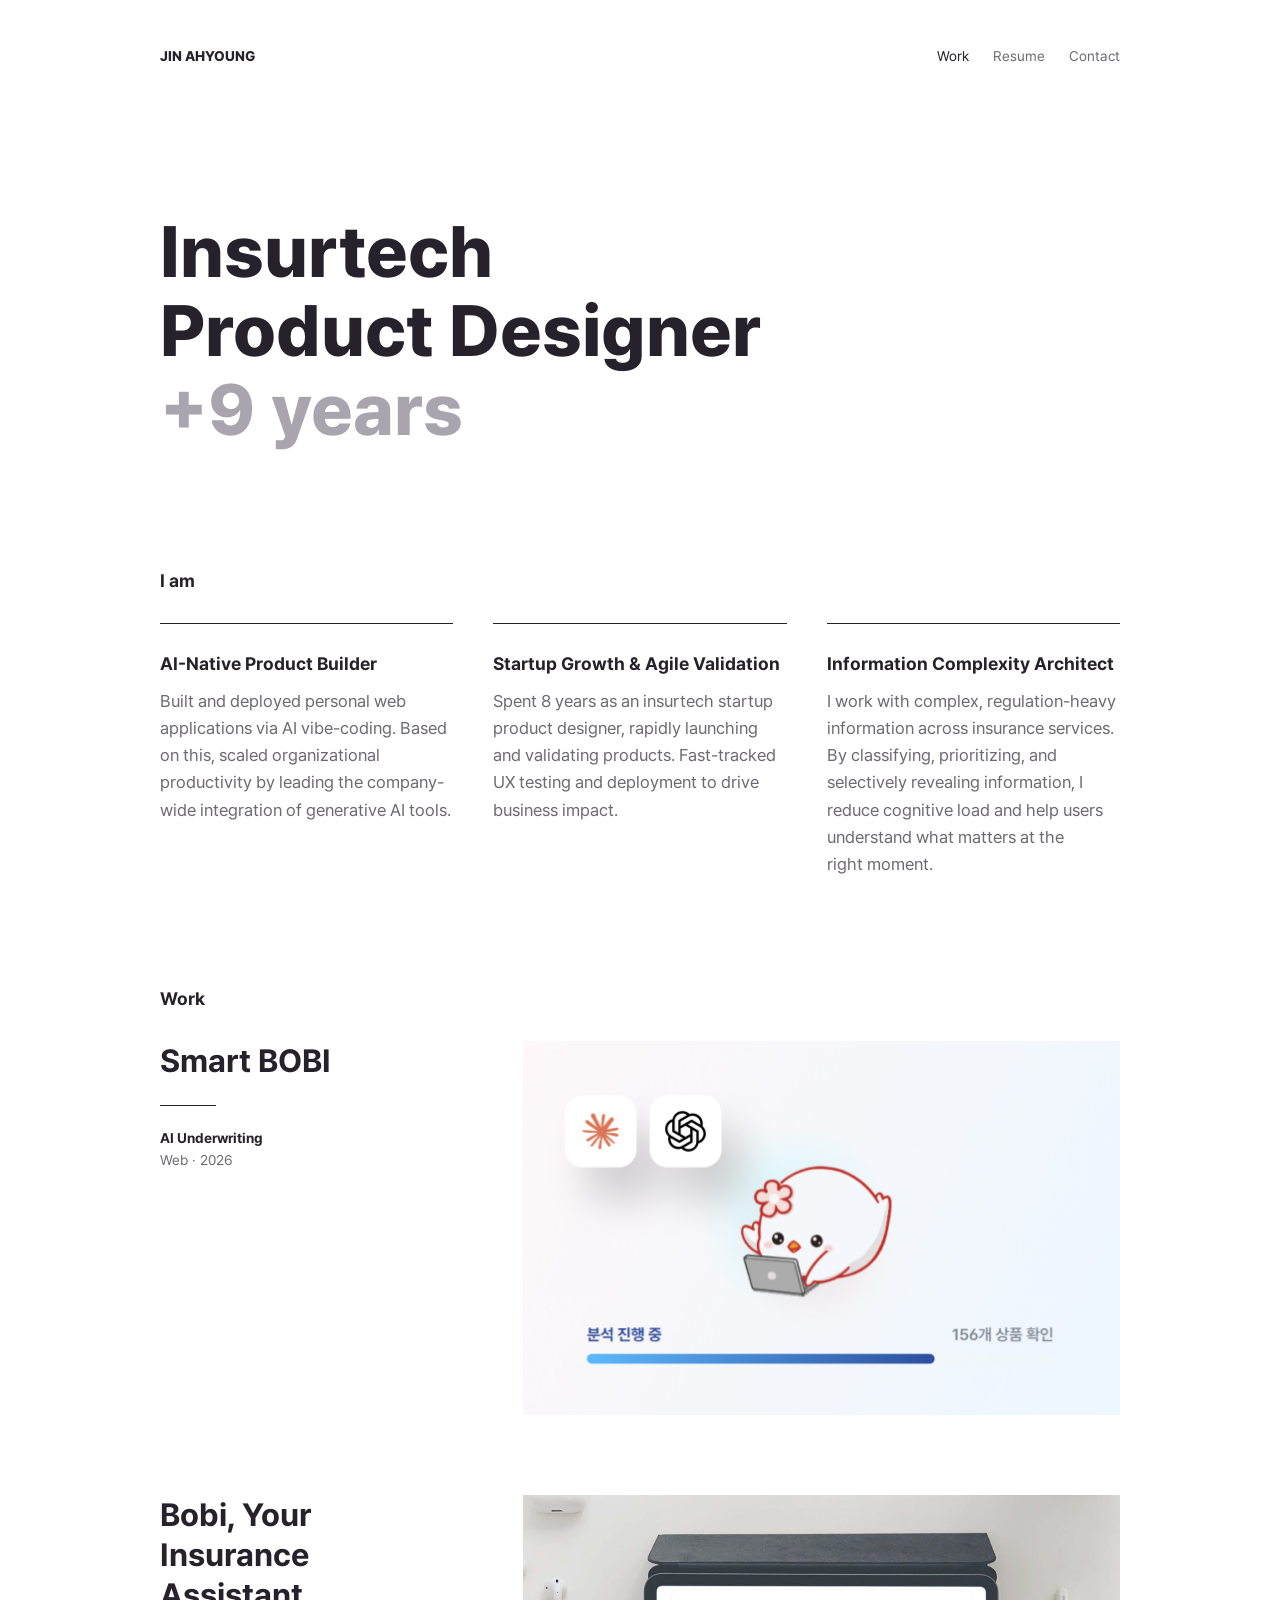
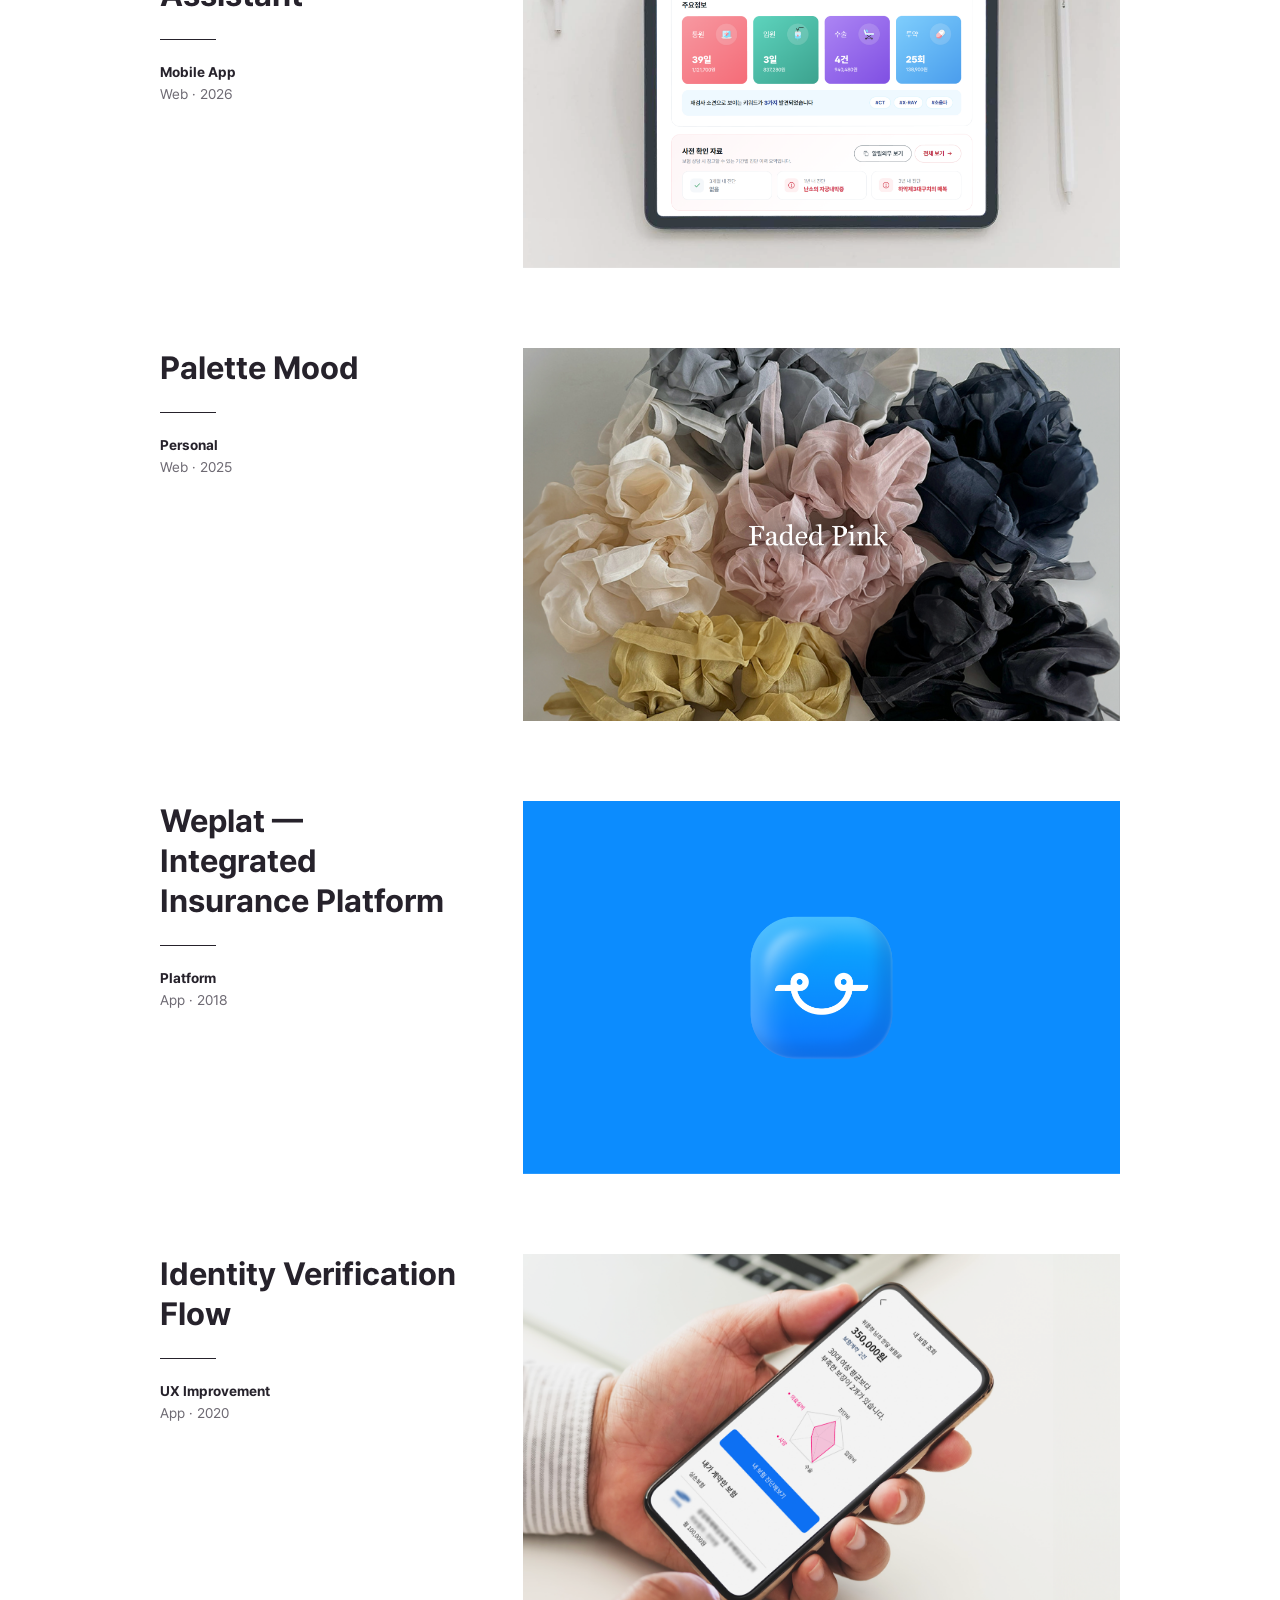
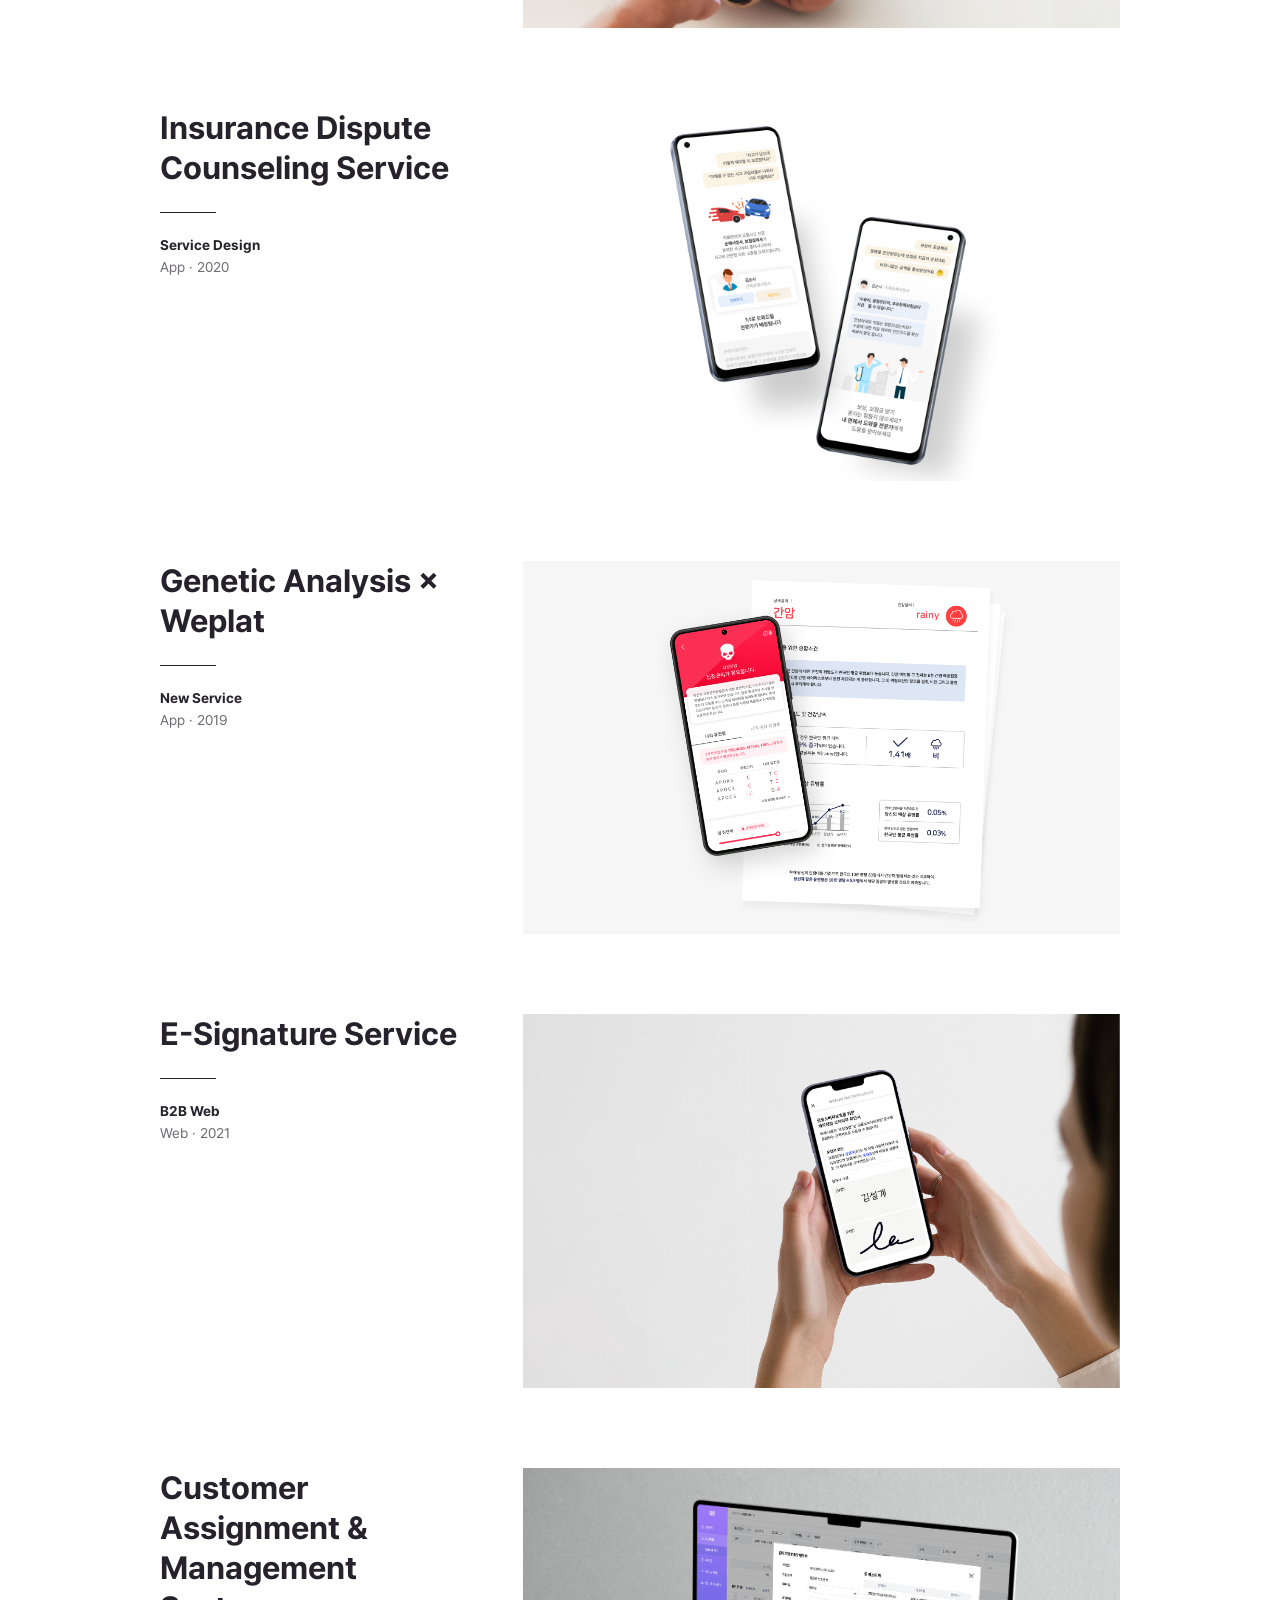
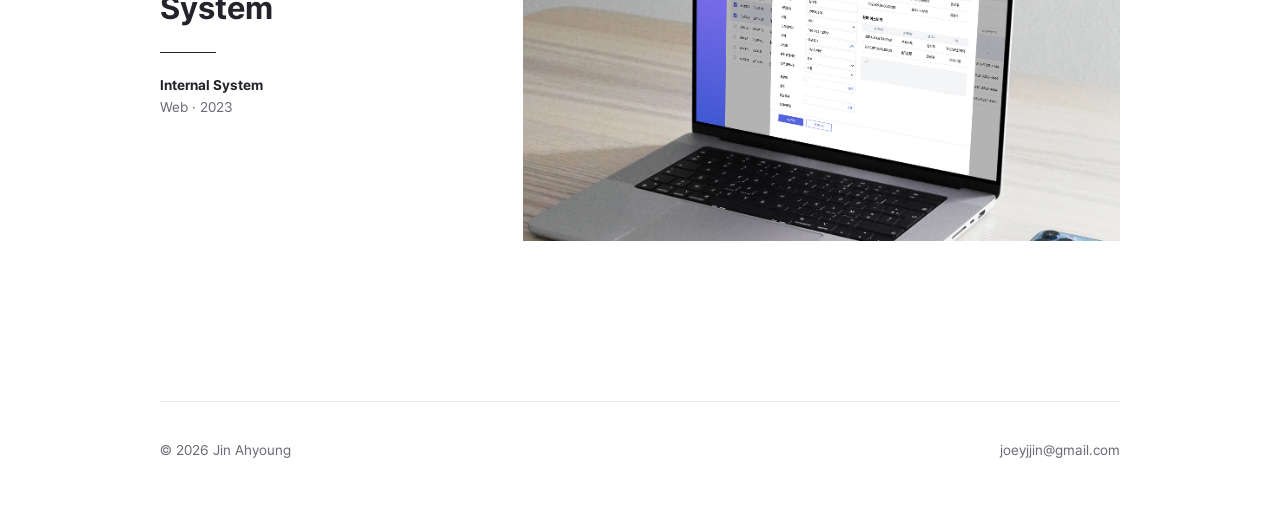
<file: index.html>
﻿<!DOCTYPE html>
<html lang="en">
<head>
<meta charset="utf-8">
<meta name="viewport" content="width=device-width, initial-scale=1">
<title>Jin Ahyoung — Product Designer</title>
<link rel="stylesheet" href="./style.css">
</head>
<body>
<div class="wrap">
<header class="site-header">
<a href="./index.html" style="font-weight:800">JIN AHYOUNG</a>
<nav style="display:flex;gap:24px;align-items:center">
<a href="./index.html" class="on">Work</a>
<a href="./resume.html" class="">Resume</a>
<a href="./contact.html" class="">Contact</a>
</nav>
</header>
<main>
<div style="padding:100px 0 120px">
<h1 style="margin:0;font-size:var(--fs-display);line-height:1.1;font-weight:800">Insurtech<br>Product Designer<br><span style="color:#A9A5AE">+9 years</span></h1>
</div>
<div style="padding-bottom:110px;display:flex;flex-direction:column;gap:32px">
<div style="font-size:var(--fs-subtitle);font-weight:700">I am</div>
<div class="grid-3" style="gap:40px">
<div style="display:flex;flex-direction:column;gap:12px;padding-top:20px;border-top:1px solid #26222B"><h2 style="margin:8px 0 0;font-size:var(--fs-subtitle);font-weight:700;line-height:1.35">AI-Native Product Builder</h2><p style="margin:0;font-size:var(--fs-body);line-height:1.6;color:#6E6A73;text-wrap:pretty">Built and deployed personal web applications via AI vibe-coding. Based on this, scaled organizational productivity by leading the company-wide integration of generative AI tools.</p></div>
<div style="display:flex;flex-direction:column;gap:12px;padding-top:20px;border-top:1px solid #26222B"><h2 style="margin:8px 0 0;font-size:var(--fs-subtitle);font-weight:700;line-height:1.35">Startup Growth &amp; Agile Validation</h2><p style="margin:0;font-size:var(--fs-body);line-height:1.6;color:#6E6A73;text-wrap:pretty">Spent 8 years as an insurtech startup product designer, rapidly launching and validating products. Fast-tracked UX testing and deployment to drive business impact.</p></div>
<div style="display:flex;flex-direction:column;gap:12px;padding-top:20px;border-top:1px solid #26222B"><h2 style="margin:8px 0 0;font-size:var(--fs-subtitle);font-weight:700;line-height:1.35">Information Complexity Architect</h2><p style="margin:0;font-size:var(--fs-body);line-height:1.6;color:#6E6A73;text-wrap:pretty">I work with complex, regulation-heavy information across insurance services. By classifying, prioritizing, and selectively revealing information, I reduce cognitive load and help users understand what matters at the right moment.</p></div>
</div>
</div>
<div style="padding-bottom:160px;display:flex;flex-direction:column;gap:32px">
<div style="font-size:var(--fs-subtitle);font-weight:700">Work</div>
<div style="display:flex;flex-direction:column;gap:80px">
<a href="./smart-bobi.html" class="split hov" style="align-items:start">
<div style="display:flex;flex-direction:column;gap:24px">
<div style="font-size:var(--fs-title1);font-weight:700;line-height:1.25;text-wrap:pretty">Smart BOBI</div>
<div style="width:56px;border-top:1px solid #26222B"></div>
<div style="display:flex;flex-direction:column;gap:6px"><div style="font-size:var(--fs-small);font-weight:700">AI Underwriting</div><div style="font-size:var(--fs-small);color:#6E6A73">Web · 2026</div></div>
</div>
<div class="thumb"><img src="./images/smart-bobi-hero.jpg" alt="Smart BOBI"></div>
</a>
<a href="./insurance-assistant.html" class="split hov" style="align-items:start">
<div style="display:flex;flex-direction:column;gap:24px">
<div style="font-size:var(--fs-title1);font-weight:700;line-height:1.25;text-wrap:pretty">Bobi, Your Insurance Assistant</div>
<div style="width:56px;border-top:1px solid #26222B"></div>
<div style="display:flex;flex-direction:column;gap:6px"><div style="font-size:var(--fs-small);font-weight:700">Mobile App</div><div style="font-size:var(--fs-small);color:#6E6A73">Web · 2026</div></div>
</div>
<div class="thumb"><img src="./images/assistant-hero.png" alt="Bobi, Your Insurance Assistant"></div>
</a>
<a href="./palette-mood.html" class="split hov" style="align-items:start">
<div style="display:flex;flex-direction:column;gap:24px">
<div style="font-size:var(--fs-title1);font-weight:700;line-height:1.25;text-wrap:pretty">Palette Mood</div>
<div style="width:56px;border-top:1px solid #26222B"></div>
<div style="display:flex;flex-direction:column;gap:6px"><div style="font-size:var(--fs-small);font-weight:700">Personal</div><div style="font-size:var(--fs-small);color:#6E6A73">Web · 2025</div></div>
</div>
<div class="thumb"><img src="./images/palette-hero.png" alt="Palette Mood" style="object-position:center 38%"></div>
</a>
<a href="./weplat.html" class="split hov" style="align-items:start">
<div style="display:flex;flex-direction:column;gap:24px">
<div style="font-size:var(--fs-title1);font-weight:700;line-height:1.25;text-wrap:pretty">Weplat — Integrated Insurance Platform</div>
<div style="width:56px;border-top:1px solid #26222B"></div>
<div style="display:flex;flex-direction:column;gap:6px"><div style="font-size:var(--fs-small);font-weight:700">Platform</div><div style="font-size:var(--fs-small);color:#6E6A73">App · 2018</div></div>
</div>
<div class="thumb"><img src="./images/weplat-cover.png" alt="Weplat"></div>
</a>
<a href="./identity-verification.html" class="split hov" style="align-items:start">
<div style="display:flex;flex-direction:column;gap:24px">
<div style="font-size:var(--fs-title1);font-weight:700;line-height:1.25;text-wrap:pretty">Identity Verification Flow</div>
<div style="width:56px;border-top:1px solid #26222B"></div>
<div style="display:flex;flex-direction:column;gap:6px"><div style="font-size:var(--fs-small);font-weight:700">UX Improvement</div><div style="font-size:var(--fs-small);color:#6E6A73">App · 2020</div></div>
</div>
<div class="thumb"><img src="./images/idv-cover.png" alt="Identity Verification Flow"></div>
</a>
<a href="./insurance-dispute.html" class="split hov" style="align-items:start">
<div style="display:flex;flex-direction:column;gap:24px">
<div style="font-size:var(--fs-title1);font-weight:700;line-height:1.25;text-wrap:pretty">Insurance Dispute Counseling Service</div>
<div style="width:56px;border-top:1px solid #26222B"></div>
<div style="display:flex;flex-direction:column;gap:6px"><div style="font-size:var(--fs-small);font-weight:700">Service Design</div><div style="font-size:var(--fs-small);color:#6E6A73">App · 2020</div></div>
</div>
<div class="thumb"><img src="./images/dispute-cover.png" alt="Insurance Dispute Counseling Service"></div>
</a>
<a href="./genetic-analysis.html" class="split hov" style="align-items:start">
<div style="display:flex;flex-direction:column;gap:24px">
<div style="font-size:var(--fs-title1);font-weight:700;line-height:1.25;text-wrap:pretty">Genetic Analysis × Weplat</div>
<div style="width:56px;border-top:1px solid #26222B"></div>
<div style="display:flex;flex-direction:column;gap:6px"><div style="font-size:var(--fs-small);font-weight:700">New Service</div><div style="font-size:var(--fs-small);color:#6E6A73">App · 2019</div></div>
</div>
<div class="thumb"><img src="./images/genetic-cover.png" alt="Genetic Analysis × Weplat"></div>
</a>
<a href="./e-signature.html" class="split hov" style="align-items:start">
<div style="display:flex;flex-direction:column;gap:24px">
<div style="font-size:var(--fs-title1);font-weight:700;line-height:1.25;text-wrap:pretty">E-Signature Service</div>
<div style="width:56px;border-top:1px solid #26222B"></div>
<div style="display:flex;flex-direction:column;gap:6px"><div style="font-size:var(--fs-small);font-weight:700">B2B Web</div><div style="font-size:var(--fs-small);color:#6E6A73">Web · 2021</div></div>
</div>
<div class="thumb"><img src="./images/esign-cover.png" alt="E-Signature Service"></div>
</a>
<a href="./crm.html" class="split hov" style="align-items:start">
<div style="display:flex;flex-direction:column;gap:24px">
<div style="font-size:var(--fs-title1);font-weight:700;line-height:1.25;text-wrap:pretty">Customer Assignment &amp; Management System</div>
<div style="width:56px;border-top:1px solid #26222B"></div>
<div style="display:flex;flex-direction:column;gap:6px"><div style="font-size:var(--fs-small);font-weight:700">Internal System</div><div style="font-size:var(--fs-small);color:#6E6A73">Web · 2023</div></div>
</div>
<div class="thumb"><img src="./images/crm-cover.png" alt="Customer Assignment &amp; Management System"></div>
</a>
</div>
</div>
</main>
<footer style="padding:40px 0 56px;border-top:1px solid #EAEAEA;display:flex;justify-content:space-between;font-size:var(--fs-small);color:#6E6A73"><span>© 2026 Jin Ahyoung</span><span>joeyjjin@gmail.com</span></footer>
</div>
</body>
</html>
</file>
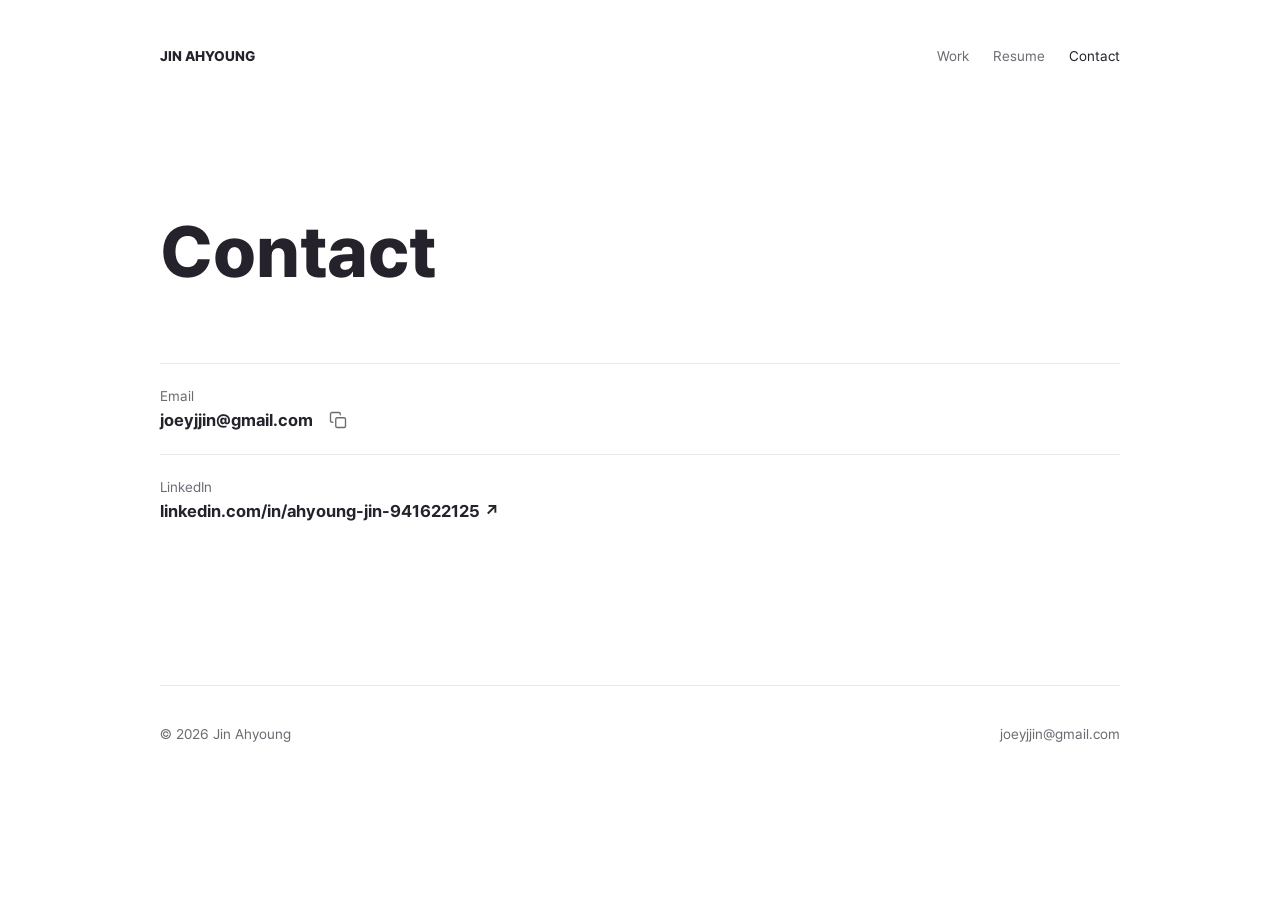
<file: contact.html>
<!DOCTYPE html>
<html lang="en">
<head>
<meta charset="utf-8">
<meta name="viewport" content="width=device-width, initial-scale=1">
<title>Contact — Jin Ahyoung</title>
<link rel="stylesheet" href="./style.css">
</head>
<body>
<div class="wrap">
<header class="site-header">
<a href="./index.html" style="font-weight:800">JIN AHYOUNG</a>
<nav style="display:flex;gap:24px;align-items:center">
<a href="./index.html" class="">Work</a>
<a href="./resume.html" class="">Resume</a>
<a href="./contact.html" class="on">Contact</a>
</nav>
</header>
<main style="padding:100px 0 140px;display:flex;flex-direction:column;gap:72px">
<h1 style="margin:0;font-size:var(--fs-display);line-height:1.1;font-weight:800">Contact</h1>
<div style="display:flex;flex-direction:column;gap:0">
<div style="display:flex;flex-direction:column;gap:6px;padding:24px 0;border-top:1px solid #EAEAEA">
<div style="font-size:var(--fs-small);color:#6E6A73">Email</div>
<div style="display:flex;align-items:center;gap:16px">
<span style="font-size:var(--fs-body);font-weight:600">joeyjjin@gmail.com</span>
<button onclick="navigator.clipboard.writeText('joeyjjin@gmail.com').then(()=>{const t=this.nextElementSibling;t.style.opacity='1';setTimeout(()=>t.style.opacity='0',1500)})" style="background:none;border:none;padding:0;cursor:pointer;color:#6E6A73;display:flex;align-items:center" title="Copy email"><svg xmlns="http://www.w3.org/2000/svg" width="18" height="18" fill="none" stroke="currentColor" stroke-width="1.8" stroke-linecap="round" stroke-linejoin="round" viewBox="0 0 24 24"><rect x="9" y="9" width="13" height="13" rx="2"/><path d="M5 15H4a2 2 0 0 1-2-2V4a2 2 0 0 1 2-2h9a2 2 0 0 1 2 2v1"/></svg></button>
<span style="font-size:var(--fs-small);color:#6E6A73;opacity:0;transition:opacity .2s">Copied!</span>
</div>
</div>
<div style="display:flex;flex-direction:column;gap:6px;padding:24px 0;border-top:1px solid #EAEAEA">
<div style="font-size:var(--fs-small);color:#6E6A73">LinkedIn</div>
<a href="https://www.linkedin.com/in/ahyoung-jin-941622125" target="_blank" style="font-size:var(--fs-body);font-weight:600" class="hov">linkedin.com/in/ahyoung-jin-941622125 ↗</a>
</div>
</div>
</main>
<footer style="padding:40px 0 56px;border-top:1px solid #EAEAEA;display:flex;justify-content:space-between;font-size:var(--fs-small);color:#6E6A73"><span>© 2026 Jin Ahyoung</span><span>joeyjjin@gmail.com</span></footer>
</div>
</body>
</html>
</file>
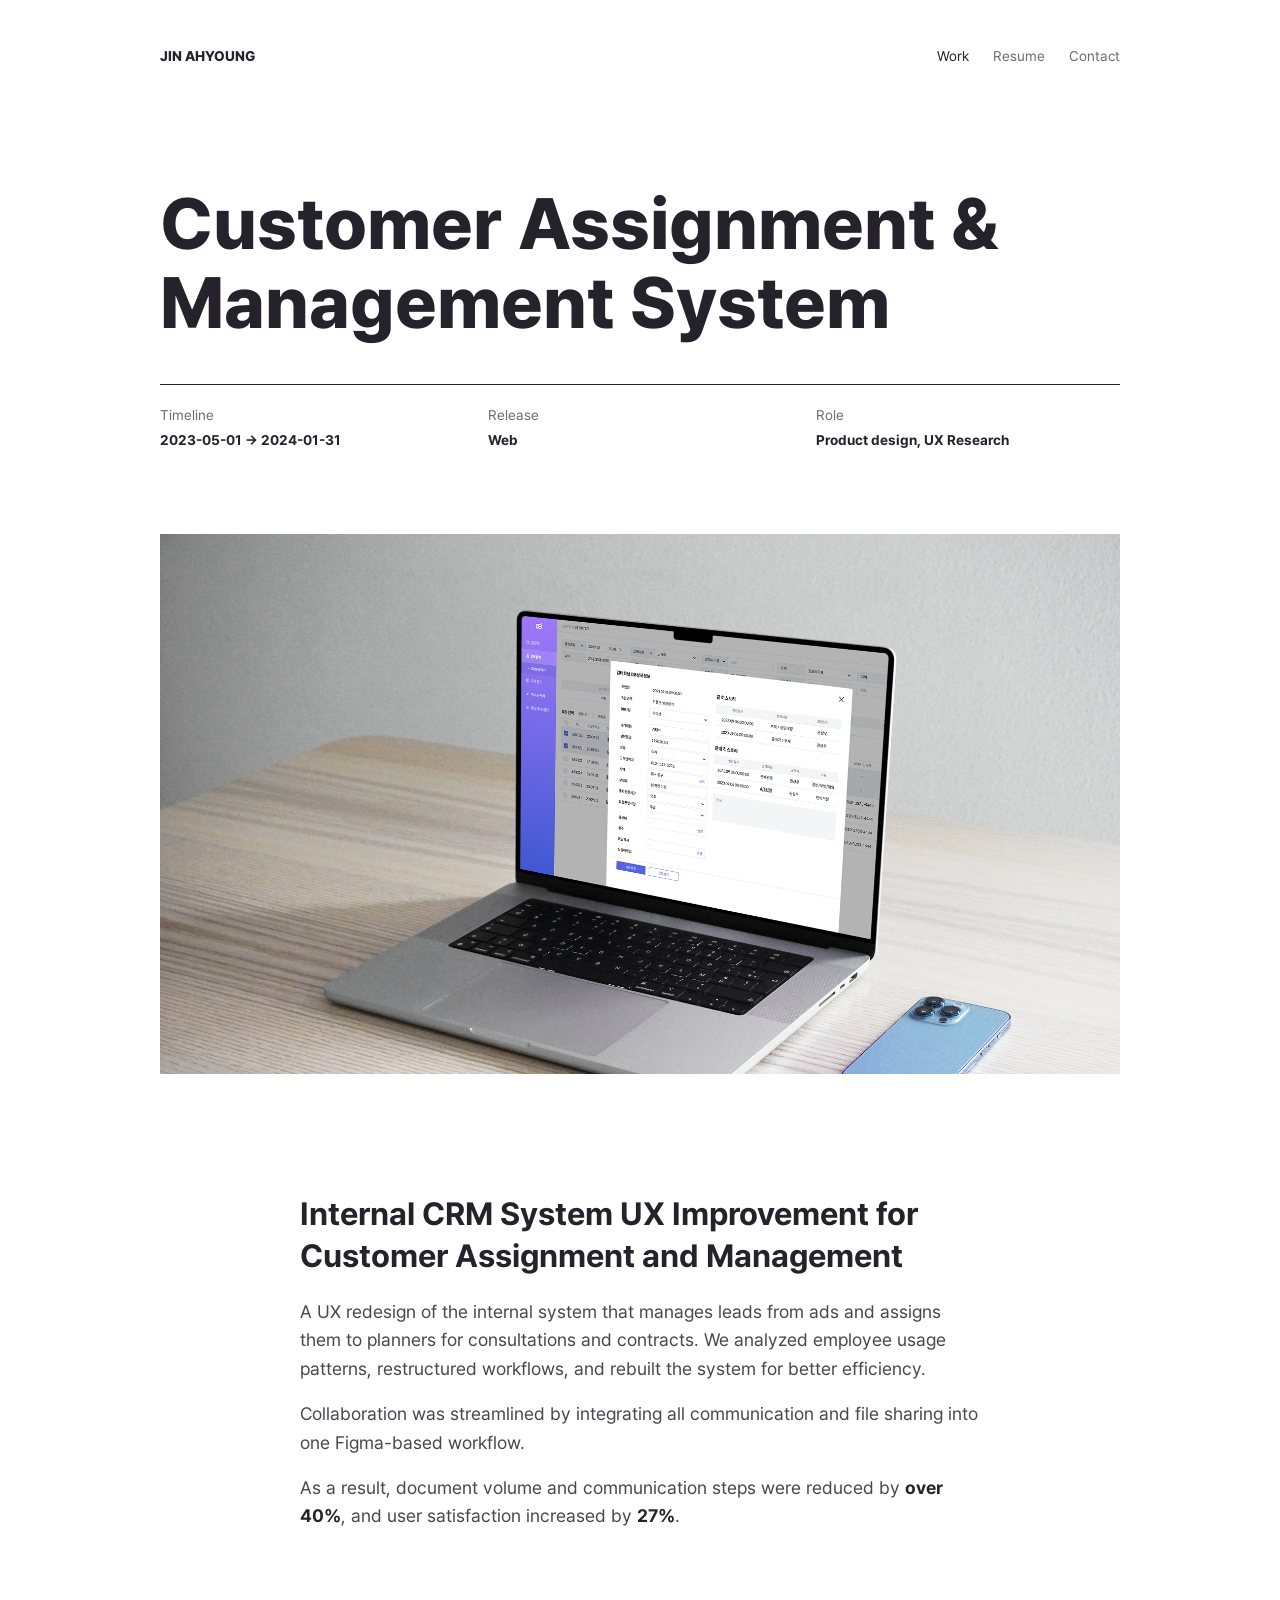
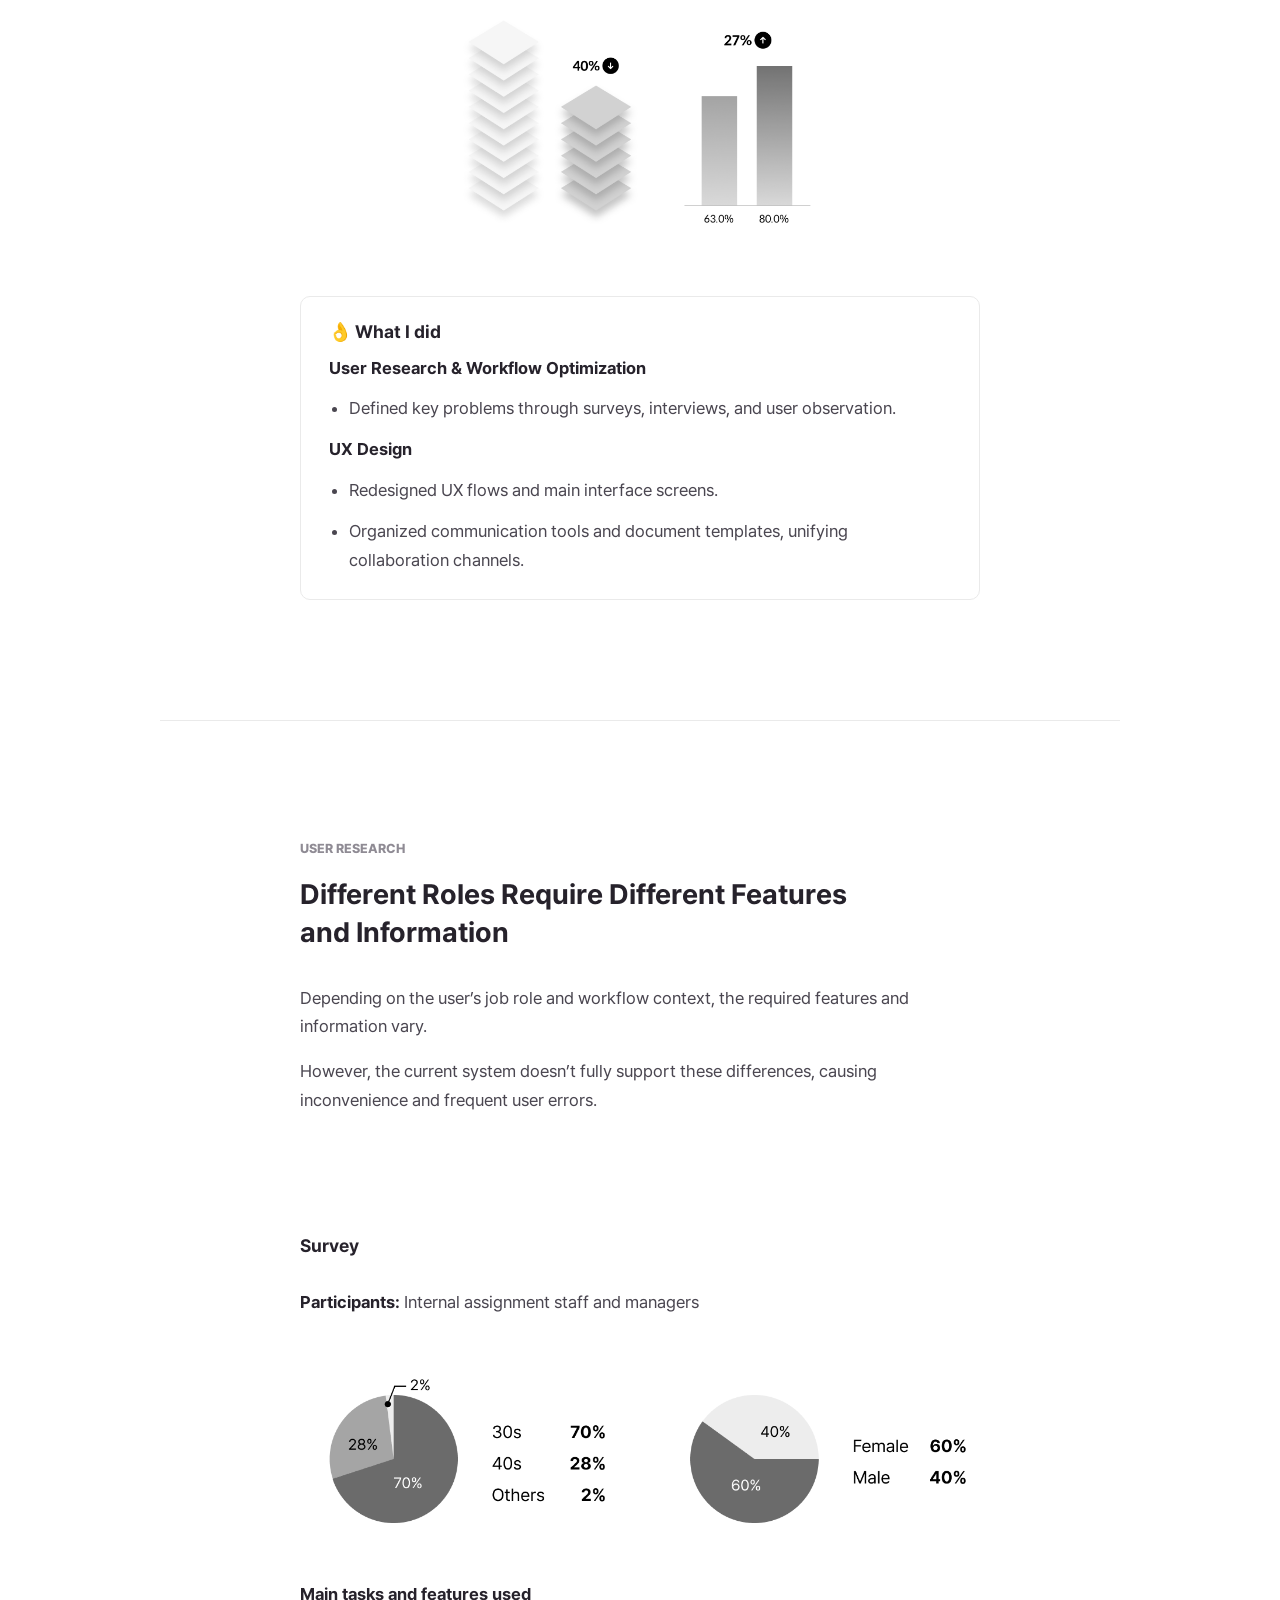
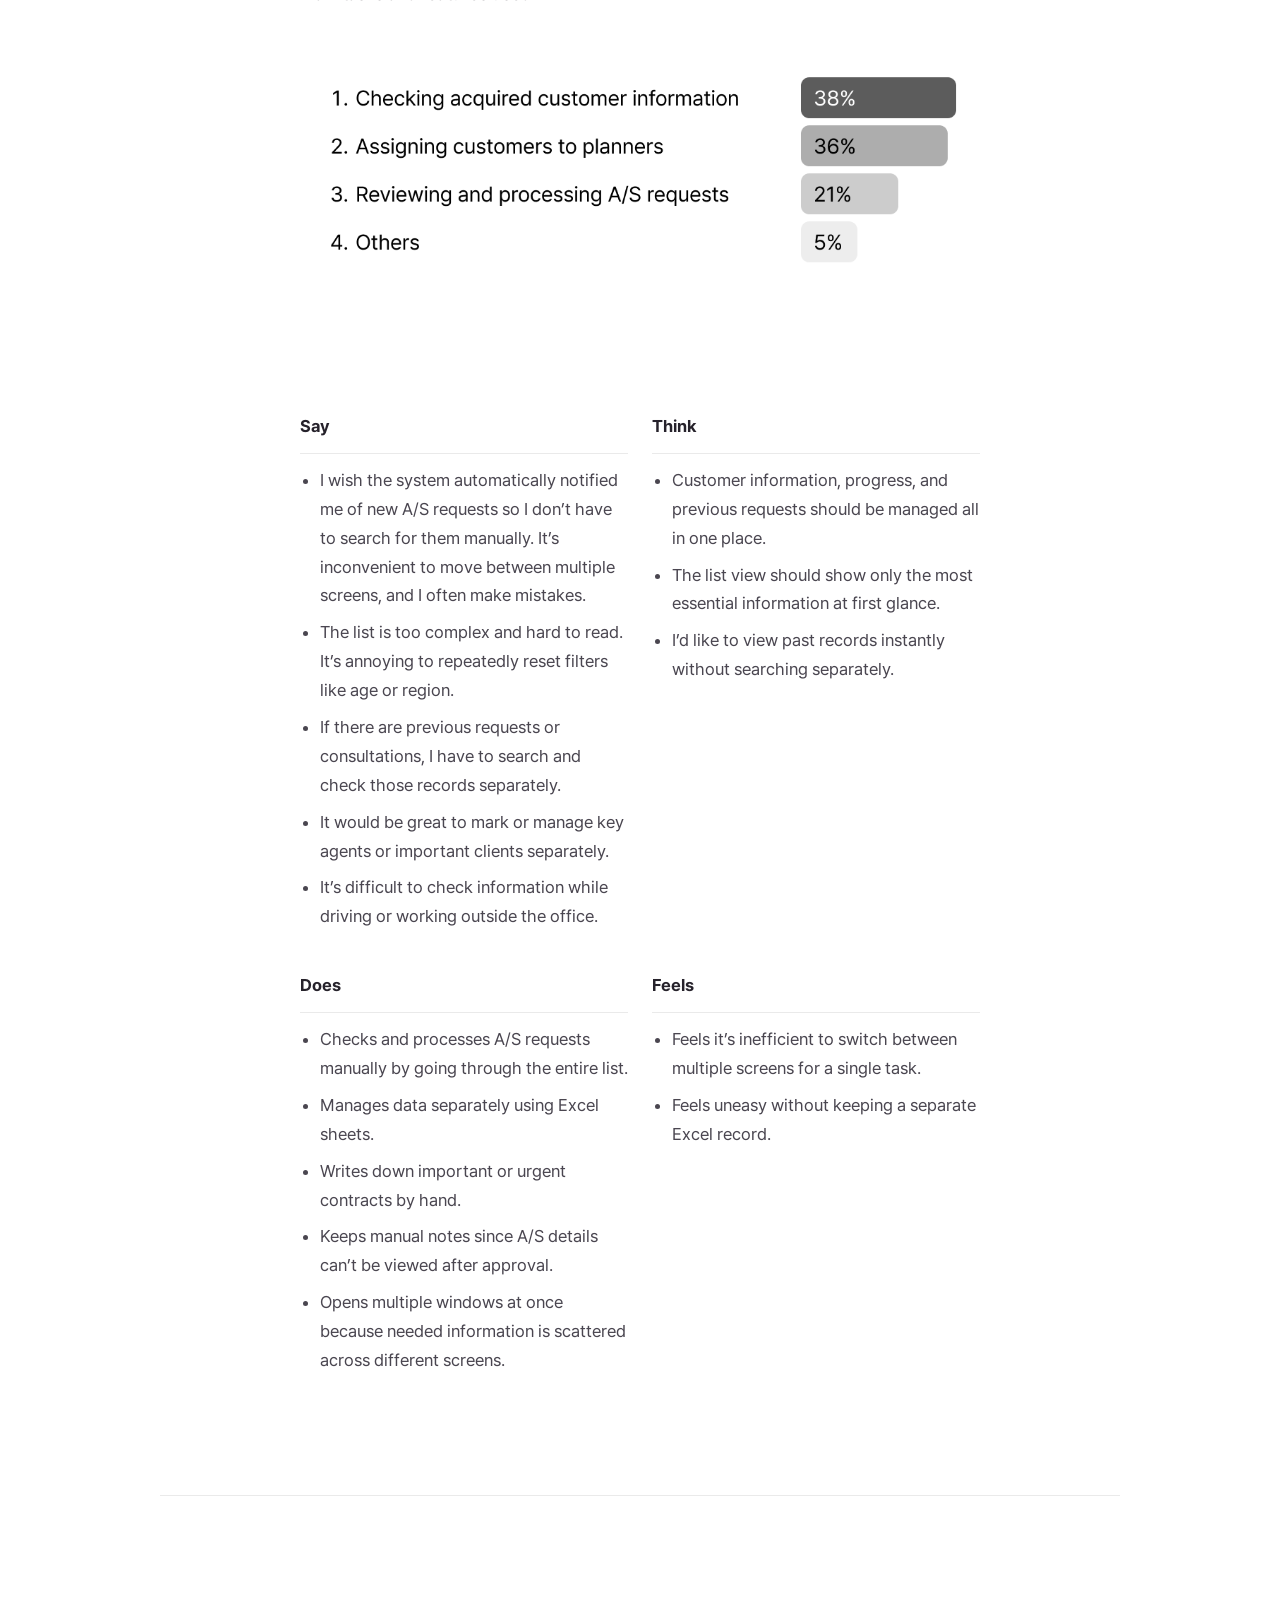
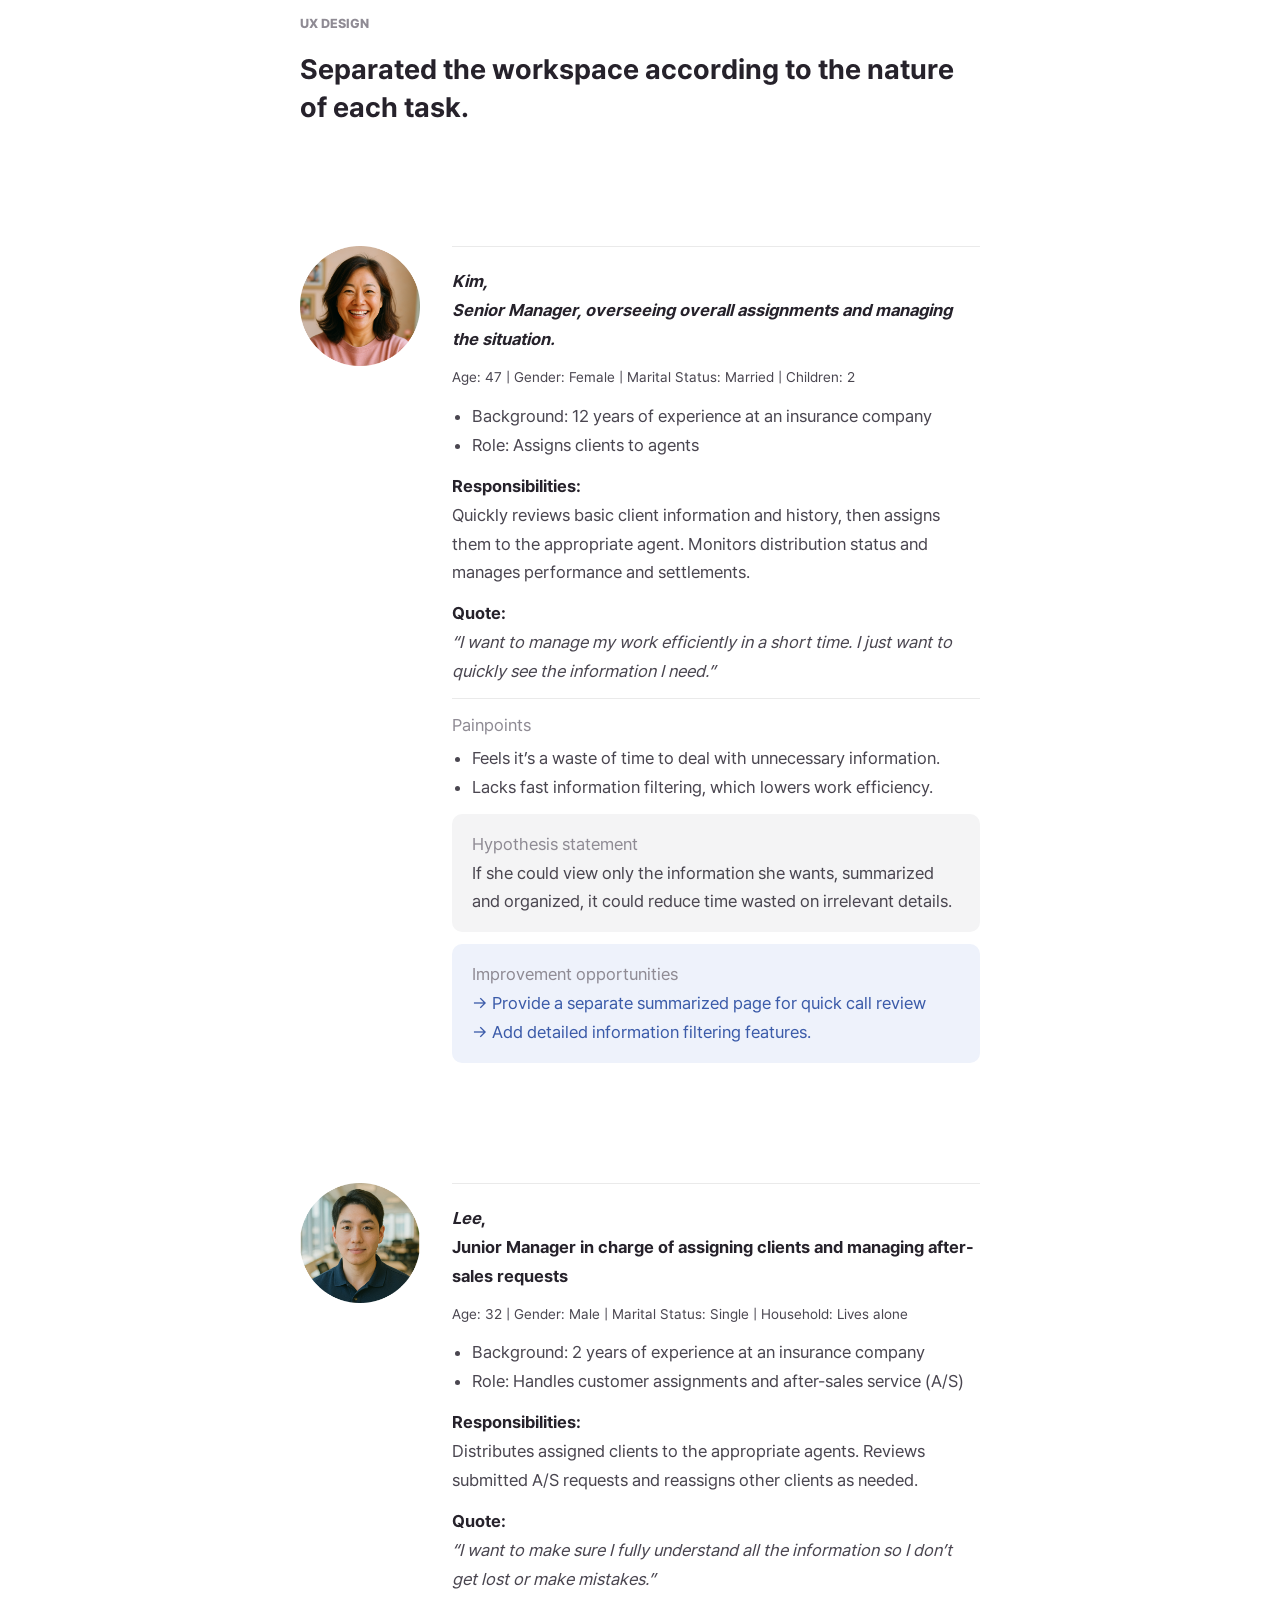
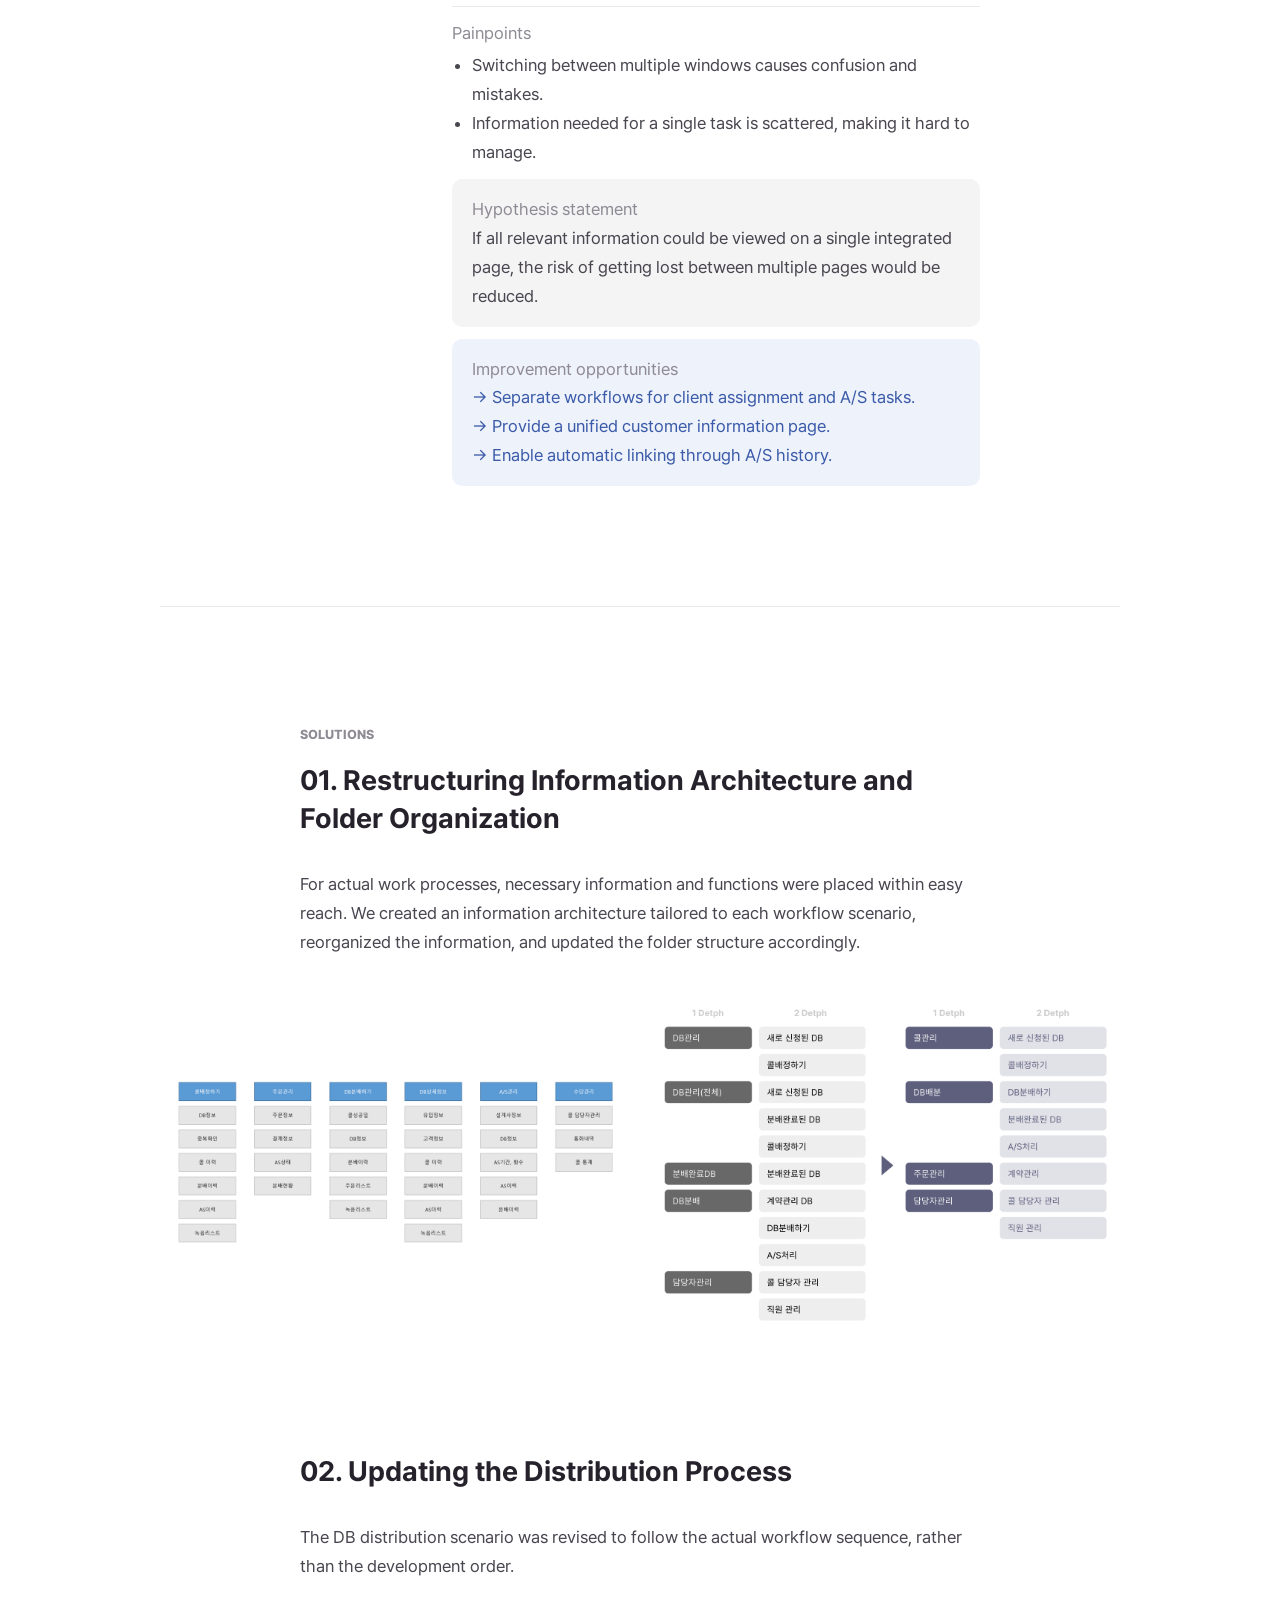
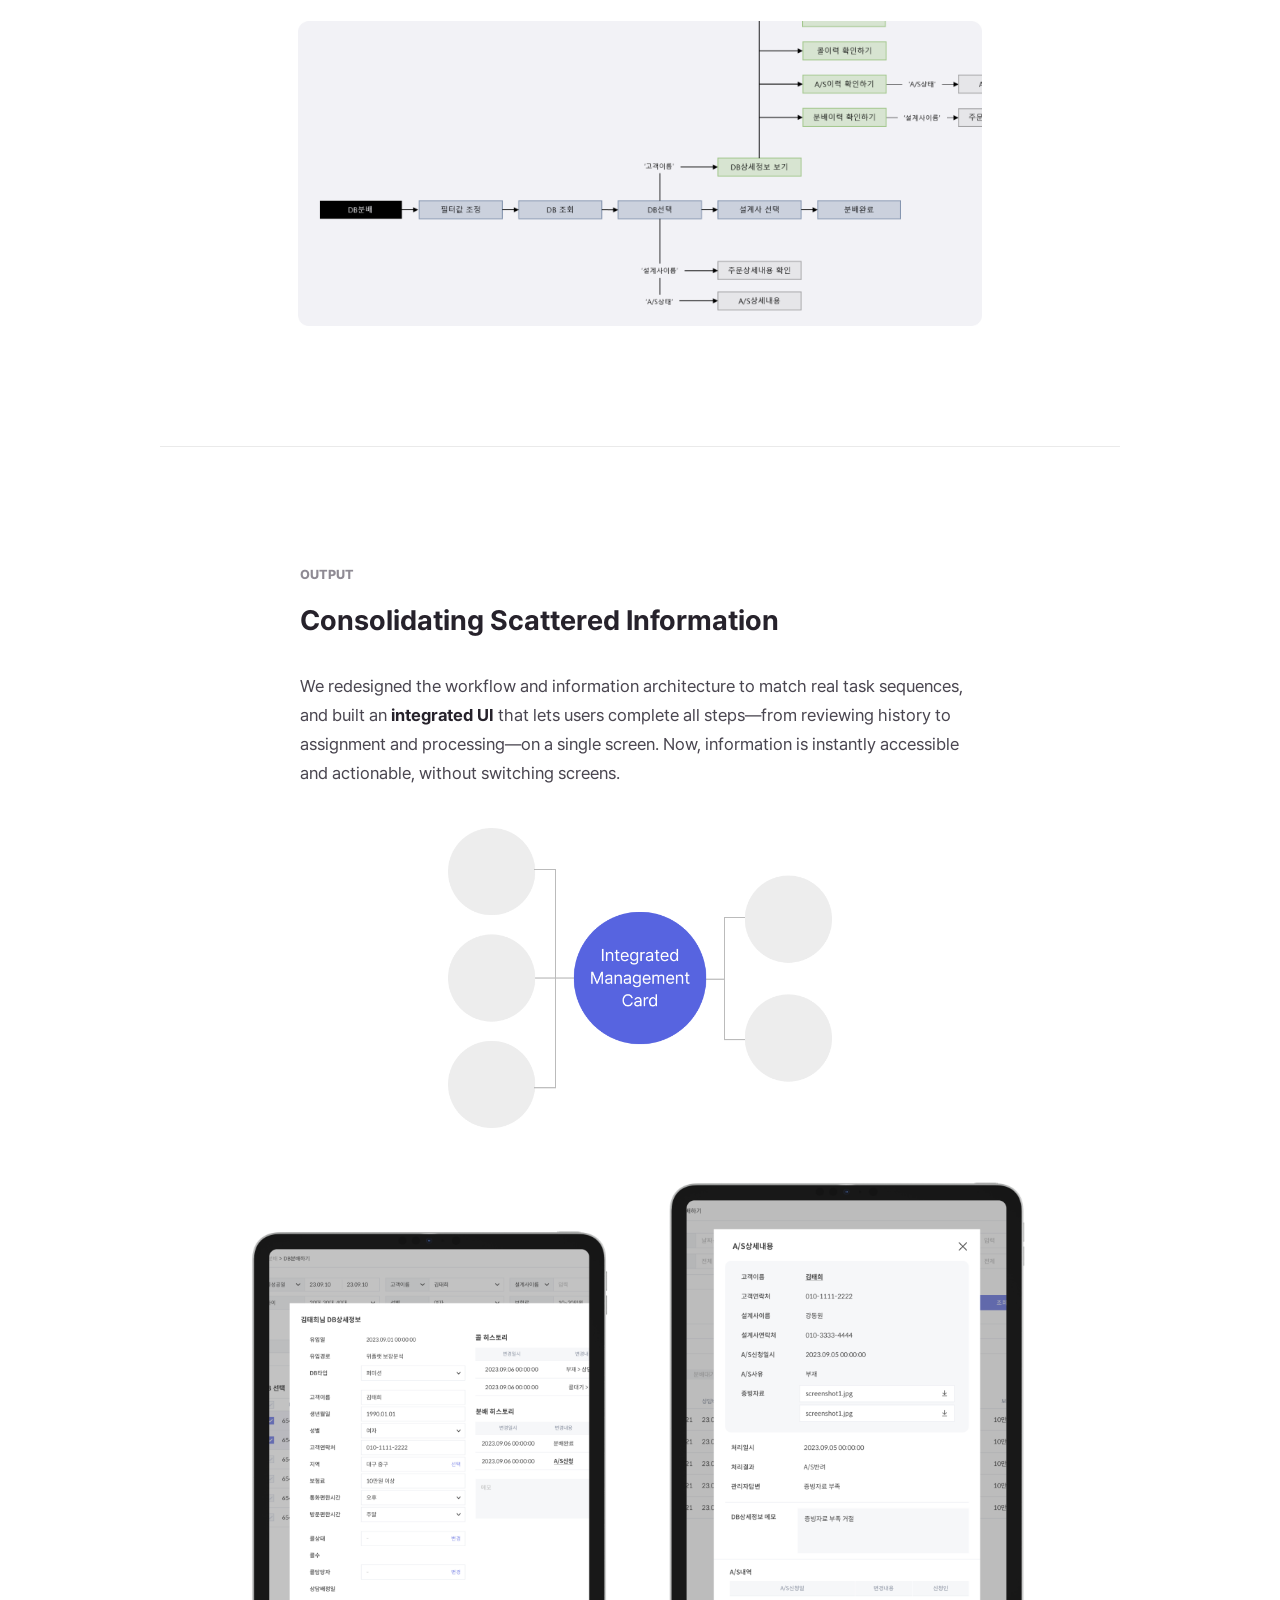
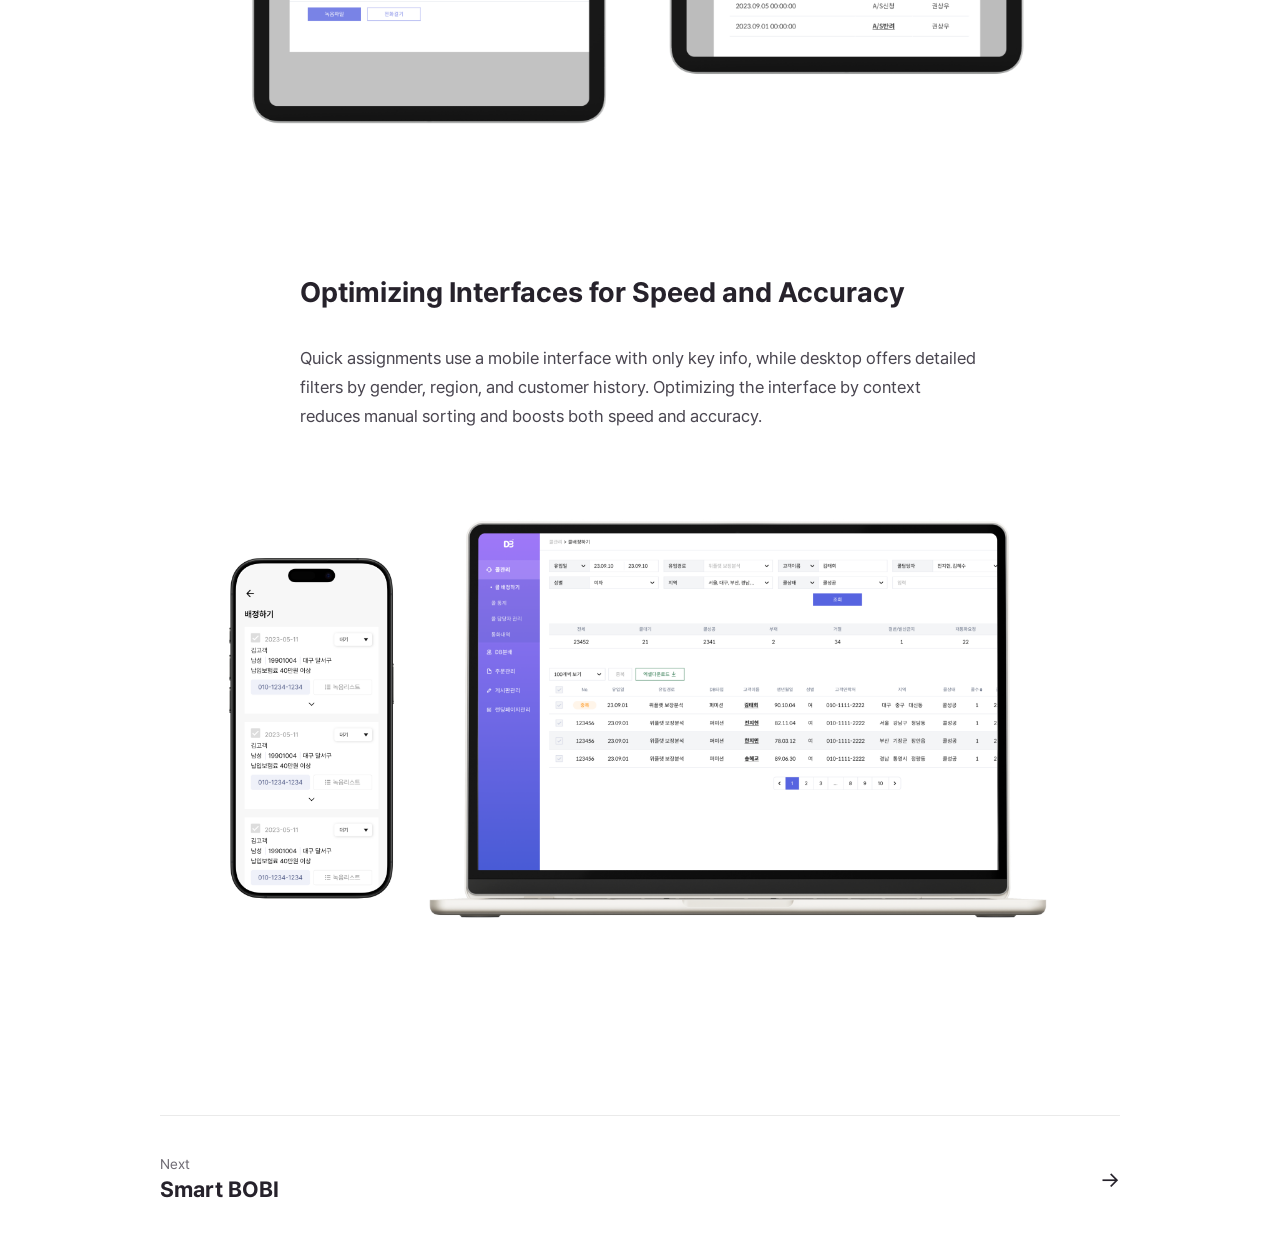
<file: crm.html>
﻿<!DOCTYPE html>
<html lang="en">
<head>
<meta charset="utf-8">
<meta name="viewport" content="width=device-width, initial-scale=1">
<title>Customer Assignment &amp; Management System — Jin Ahyoung</title>
<link rel="stylesheet" href="./style.css">
</head>
<body>
<div class="wrap">
<header class="site-header">
<a href="./index.html" style="font-weight:800">JIN AHYOUNG</a>
<nav style="display:flex;gap:24px;align-items:center">
<a href="./index.html" class="on">Work</a>
<a href="./resume.html" class="">Resume</a>
<a href="./contact.html" class="">Contact</a>
</nav>
</header>
<main>
<div style="padding:72px 0 42px">
<h1 style="margin:0;font-size:var(--fs-display);line-height:1.1;font-weight:800;color:#26222B">Customer Assignment &amp; Management System</h1>
</div>
<div class="grid-3" style="gap:24px;padding:20px 0 83px;border-top:1px solid #26222B;font-size:var(--fs-small);line-height:1.5">
<div style="display:flex;flex-direction:column;gap:4px"><div style="color:#6E6A73">Timeline</div><div style="font-weight:600">2023-05-01 → 2024-01-31</div></div><div style="display:flex;flex-direction:column;gap:4px"><div style="color:#6E6A73">Release</div><div style="font-weight:600">Web</div></div><div style="display:flex;flex-direction:column;gap:4px"><div style="color:#6E6A73">Role</div><div style="font-weight:600">Product design, UX Research</div></div>
</div>
<div style="padding-bottom:160px">
<div style="width:100%;aspect-ratio:16/9;overflow:hidden;margin-bottom:120px">
  <img src="./images/crm-hero.png" alt="CRM customer detail on a laptop" style="display:block;width:100%;height:100%;object-fit:cover;object-position:center">
</div>
<div class="prose" style="font-size:var(--fs-title1);line-height:1.3;color:#26222B;margin-bottom:20px;font-weight:600">Internal CRM System UX Improvement for Customer Assignment and Management</div>
<div class="prose" style="display:flex;flex-direction:column;gap:16px;margin-bottom:40px;font-size:var(--fs-subtitle);line-height:1.6;color:#4A4650;text-wrap:pretty">
<p style="margin:0">A UX redesign of the internal system that manages leads from ads and assigns them to planners for consultations and contracts. We analyzed employee usage patterns, restructured workflows, and rebuilt the system for better efficiency.</p>
<p style="margin:0">Collaboration was streamlined by integrating all communication and file sharing into one Figma-based workflow.</p>
<p style="margin:0">As a result, document volume and communication steps were reduced by <strong style="color:#26222B">over 40%</strong>, and user satisfaction increased by <strong style="color:#26222B">27%</strong>.</p>
</div>
<div class="cs-block">
<img src="./images/crm-impact.png" alt="Documents reduced 40%, satisfaction up 27%" style="display:block;width:100%;max-width:528px;height:auto;margin:0 auto">
<div class="cs-text"><div style="border:1px solid #EAEAEA;border-radius:10px;padding:24px 28px;display:flex;flex-direction:column;gap:12px">
<div class="cs-subtitle">👌 What I did</div>
<p style="margin:0;color:#26222B;font-weight:700">User Research &amp; Workflow Optimization</p>
<ul style="margin:0"><li>Defined key problems through surveys, interviews, and user observation.</li></ul>
<p style="margin:0;color:#26222B;font-weight:700">UX Design</p>
<ul style="margin:0"><li>Redesigned UX flows and main interface screens.</li><li>Organized communication tools and document templates, unifying collaboration channels.</li></ul>
</div></div>
</div>
<div class="cs-section" style="margin-top:120px;padding-top:120px;border-top:1px solid #EAEAEA">
<div class="cs-text"><div class="cs-label">USER RESEARCH</div><h3 class="cs-title">Different Roles Require Different Features and Information</h3><p>Depending on the user’s job role and workflow context, the required features and information vary.</p><p>However, the current system doesn’t fully support these differences, causing inconvenience and frequent user errors.</p></div>
<div class="cs-block">
<div class="cs-text"><div class="cs-subtitle">Survey</div><p><strong style="color:#26222B">Participants:</strong> Internal assignment staff and managers</p></div>
<img src="./images/crm-participants.png" alt="Participants by age and gender" style="max-width:710px;margin:0 auto">
<div class="cs-text"><p><strong style="color:#26222B">Main tasks and features used</strong></p></div>
<img src="./images/crm-tasks.png" alt="Main tasks: checking customer info 38%, assigning 36%, A/S 21%, others 5%" style="max-width:710px;margin:0 auto">
</div>
<div class="prose grid-2" style="gap:40px 24px;font-size:var(--fs-body);line-height:1.7;color:#4A4650">
<div style="display:flex;flex-direction:column;gap:12px"><div style="font-weight:700;color:#26222B;padding-bottom:12px;border-bottom:1px solid #EAEAEA">Say</div><ul style="margin:0;padding-left:20px;display:flex;flex-direction:column;gap:8px">
<li>I wish the system automatically notified me of new A/S requests so I don’t have to search for them manually. It’s inconvenient to move between multiple screens, and I often make mistakes.</li>
<li>The list is too complex and hard to read. It’s annoying to repeatedly reset filters like age or region.</li>
<li>If there are previous requests or consultations, I have to search and check those records separately.</li>
<li>It would be great to mark or manage key agents or important clients separately.</li>
<li>It’s difficult to check information while driving or working outside the office.</li>
</ul></div>
<div style="display:flex;flex-direction:column;gap:12px"><div style="font-weight:700;color:#26222B;padding-bottom:12px;border-bottom:1px solid #EAEAEA">Think</div><ul style="margin:0;padding-left:20px;display:flex;flex-direction:column;gap:8px">
<li>Customer information, progress, and previous requests should be managed all in one place.</li>
<li>The list view should show only the most essential information at first glance.</li>
<li>I’d like to view past records instantly without searching separately.</li>
</ul></div>
<div style="display:flex;flex-direction:column;gap:12px"><div style="font-weight:700;color:#26222B;padding-bottom:12px;border-bottom:1px solid #EAEAEA">Does</div><ul style="margin:0;padding-left:20px;display:flex;flex-direction:column;gap:8px">
<li>Checks and processes A/S requests manually by going through the entire list.</li>
<li>Manages data separately using Excel sheets.</li>
<li>Writes down important or urgent contracts by hand.</li>
<li>Keeps manual notes since A/S details can’t be viewed after approval.</li>
<li>Opens multiple windows at once because needed information is scattered across different screens.</li>
</ul></div>
<div style="display:flex;flex-direction:column;gap:12px"><div style="font-weight:700;color:#26222B;padding-bottom:12px;border-bottom:1px solid #EAEAEA">Feels</div><ul style="margin:0;padding-left:20px;display:flex;flex-direction:column;gap:8px">
<li>Feels it’s inefficient to switch between multiple screens for a single task.</li>
<li>Feels uneasy without keeping a separate Excel record.</li>
</ul></div>
</div>
</div>
<div class="cs-section" style="margin-top:120px;padding-top:120px;border-top:1px solid #EAEAEA">
<div class="cs-text"><div class="cs-label">UX DESIGN</div><h3 class="cs-title">Separated the workspace according to the nature of each task.</h3></div>
<div class="prose" style="display:grid;grid-template-columns:120px minmax(0,1fr);gap:32px;align-items:start;font-size:var(--fs-body);line-height:1.7;color:#4A4650">
<img src="./images/crm-persona-kim.png" alt="Persona Kim" style="display:block;width:100%;height:auto">
<div style="display:flex;flex-direction:column;gap:12px;padding-top:20px;border-top:1px solid #EAEAEA">
<div style="color:#26222B;font-weight:700;font-style:italic">Kim,<br>Senior Manager, overseeing overall assignments and managing the situation.</div>
<div style="font-size:var(--fs-small)">Age: 47 | Gender: Female | Marital Status: Married | Children: 2</div>
<ul style="margin:0;padding-left:20px"><li>Background: 12 years of experience at an insurance company</li><li>Role: Assigns clients to agents</li></ul>
<div><strong style="color:#26222B">Responsibilities:</strong><br>Quickly reviews basic client information and history, then assigns them to the appropriate agent. Monitors distribution status and manages performance and settlements.</div>
<div><strong style="color:#26222B">Quote:</strong><br><em>“I want to manage my work efficiently in a short time. I just want to quickly see the information I need.”</em></div>
<div style="padding-top:12px;border-top:1px solid #EAEAEA"><span style="color:#8F8B94">Painpoints</span><ul style="margin:4px 0 0;padding-left:20px"><li>Feels it’s a waste of time to deal with unnecessary information.</li><li>Lacks fast information filtering, which lowers work efficiency.</li></ul></div>
<div style="background:#F4F4F5;border-radius:10px;padding:16px 20px"><span style="color:#8F8B94">Hypothesis statement</span><br>If she could view only the information she wants, summarized and organized, it could reduce time wasted on irrelevant details.</div>
<div style="background:#EEF2FB;border-radius:10px;padding:16px 20px;color:#3B5BA9"><span style="color:#8F8B94">Improvement opportunities</span><br>→ Provide a separate summarized page for quick call review<br>→ Add detailed information filtering features.</div>
</div>
</div>
<div class="prose" style="display:grid;grid-template-columns:120px minmax(0,1fr);gap:32px;align-items:start;font-size:var(--fs-body);line-height:1.7;color:#4A4650">
<img src="./images/crm-persona-lee.png" alt="Persona Lee" style="display:block;width:100%;height:auto">
<div style="display:flex;flex-direction:column;gap:12px;padding-top:20px;border-top:1px solid #EAEAEA">
<div style="color:#26222B;font-weight:700"><em>Lee</em>,<br>Junior Manager in charge of assigning clients and managing after-sales requests</div>
<div style="font-size:var(--fs-small)">Age: 32 | Gender: Male | Marital Status: Single | Household: Lives alone</div>
<ul style="margin:0;padding-left:20px"><li>Background: 2 years of experience at an insurance company</li><li>Role: Handles customer assignments and after-sales service (A/S)</li></ul>
<div><strong style="color:#26222B">Responsibilities:</strong><br>Distributes assigned clients to the appropriate agents. Reviews submitted A/S requests and reassigns other clients as needed.</div>
<div><strong style="color:#26222B">Quote:</strong><br><em>“I want to make sure I fully understand all the information so I don’t get lost or make mistakes.”</em></div>
<div style="padding-top:12px;border-top:1px solid #EAEAEA"><span style="color:#8F8B94">Painpoints</span><ul style="margin:4px 0 0;padding-left:20px"><li>Switching between multiple windows causes confusion and mistakes.</li><li>Information needed for a single task is scattered, making it hard to manage.</li></ul></div>
<div style="background:#F4F4F5;border-radius:10px;padding:16px 20px"><span style="color:#8F8B94">Hypothesis statement</span><br>If all relevant information could be viewed on a single integrated page, the risk of getting lost between multiple pages would be reduced.</div>
<div style="background:#EEF2FB;border-radius:10px;padding:16px 20px;color:#3B5BA9"><span style="color:#8F8B94">Improvement opportunities</span><br>→ Separate workflows for client assignment and A/S tasks.<br>→ Provide a unified customer information page.<br>→ Enable automatic linking through A/S history.</div>
</div>
</div>
</div>
<div class="cs-section" style="margin-top:120px;padding-top:120px;border-top:1px solid #EAEAEA">
<div class="cs-block">
<div class="cs-text"><div class="cs-label">SOLUTIONS</div><h3 class="cs-title">01. Restructuring Information Architecture and Folder Organization</h3><p>For actual work processes, necessary information and functions were placed within easy reach. We created an information architecture tailored to each workflow scenario, reorganized the information, and updated the folder structure accordingly.</p></div>
<div class="grid-2" style="gap:24px;align-items:center"><img src="./images/crm-ia.png" alt="Information architecture by task"><img src="./images/crm-depth.png" alt="Menu depth before and after"></div>
</div>
<div class="cs-block">
<div class="cs-text"><h3 class="cs-title">02. Updating the Distribution Process</h3><p>The DB distribution scenario was revised to follow the actual workflow sequence, rather than the development order.</p></div>
<img src="./images/crm-flow.png" alt="DB distribution flow" style="max-width:684px;margin:0 auto">
</div>
</div>
<div class="cs-section" style="margin-top:120px;padding-top:120px;border-top:1px solid #EAEAEA">
<div class="cs-block">
<div class="cs-text"><div class="cs-label">OUTPUT</div><h3 class="cs-title">Consolidating Scattered Information</h3><p>We redesigned the workflow and information architecture to match real task sequences, and built an <strong style="color:#26222B">integrated UI</strong> that lets users complete all steps—from reviewing history to assignment and processing—on a single screen. Now, information is instantly accessible and actionable, without switching screens.</p></div>
<div class="cs-images">
<img src="./images/crm-card.png" alt="Integrated management card" style="max-width:384px;margin:0 auto">
<img src="./images/crm-detail.png" alt="DB detail and A/S detail screens">
</div>
</div>
<div class="cs-block">
<div class="cs-text"><h3 class="cs-title">Optimizing Interfaces for Speed and Accuracy</h3><p>Quick assignments use a mobile interface with only key info, while desktop offers detailed filters by gender, region, and customer history. Optimizing the interface by context reduces manual sorting and boosts both speed and accuracy.</p></div>
<img src="./images/crm-assign.png" alt="Assignment on mobile and desktop">
</div>
</div>
</div>
<a href="./smart-bobi.html" class="hov" style="margin-top:0;padding:40px 0 56px;border-top:1px solid #EAEAEA;display:flex;justify-content:space-between;align-items:center">
<div style="display:flex;flex-direction:column;gap:4px"><div style="font-size:var(--fs-small);color:#6E6A73">Next</div><div style="font-size:var(--fs-lead);font-weight:700">Smart BOBI</div></div>
<div style="font-size:var(--fs-lead)">→</div>
</a>
</main>
</div>
</body>
</html>
</file>
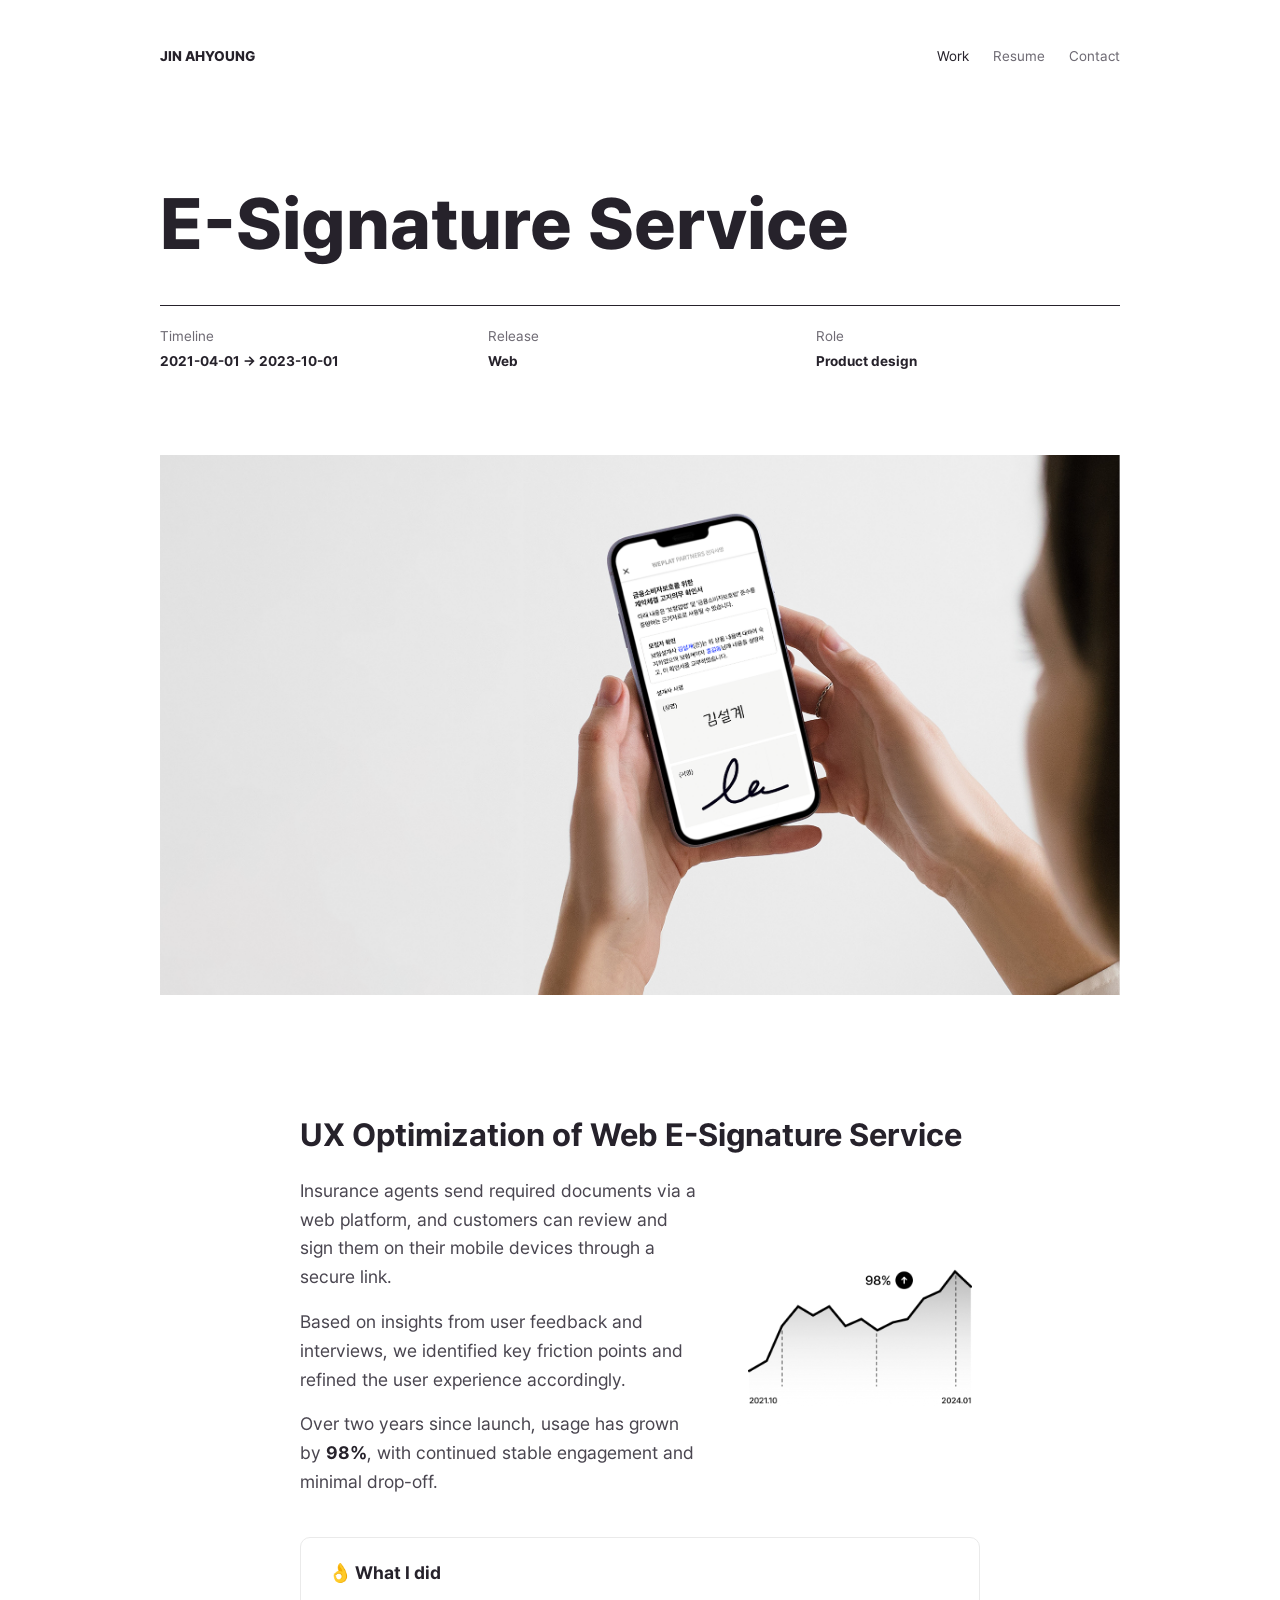
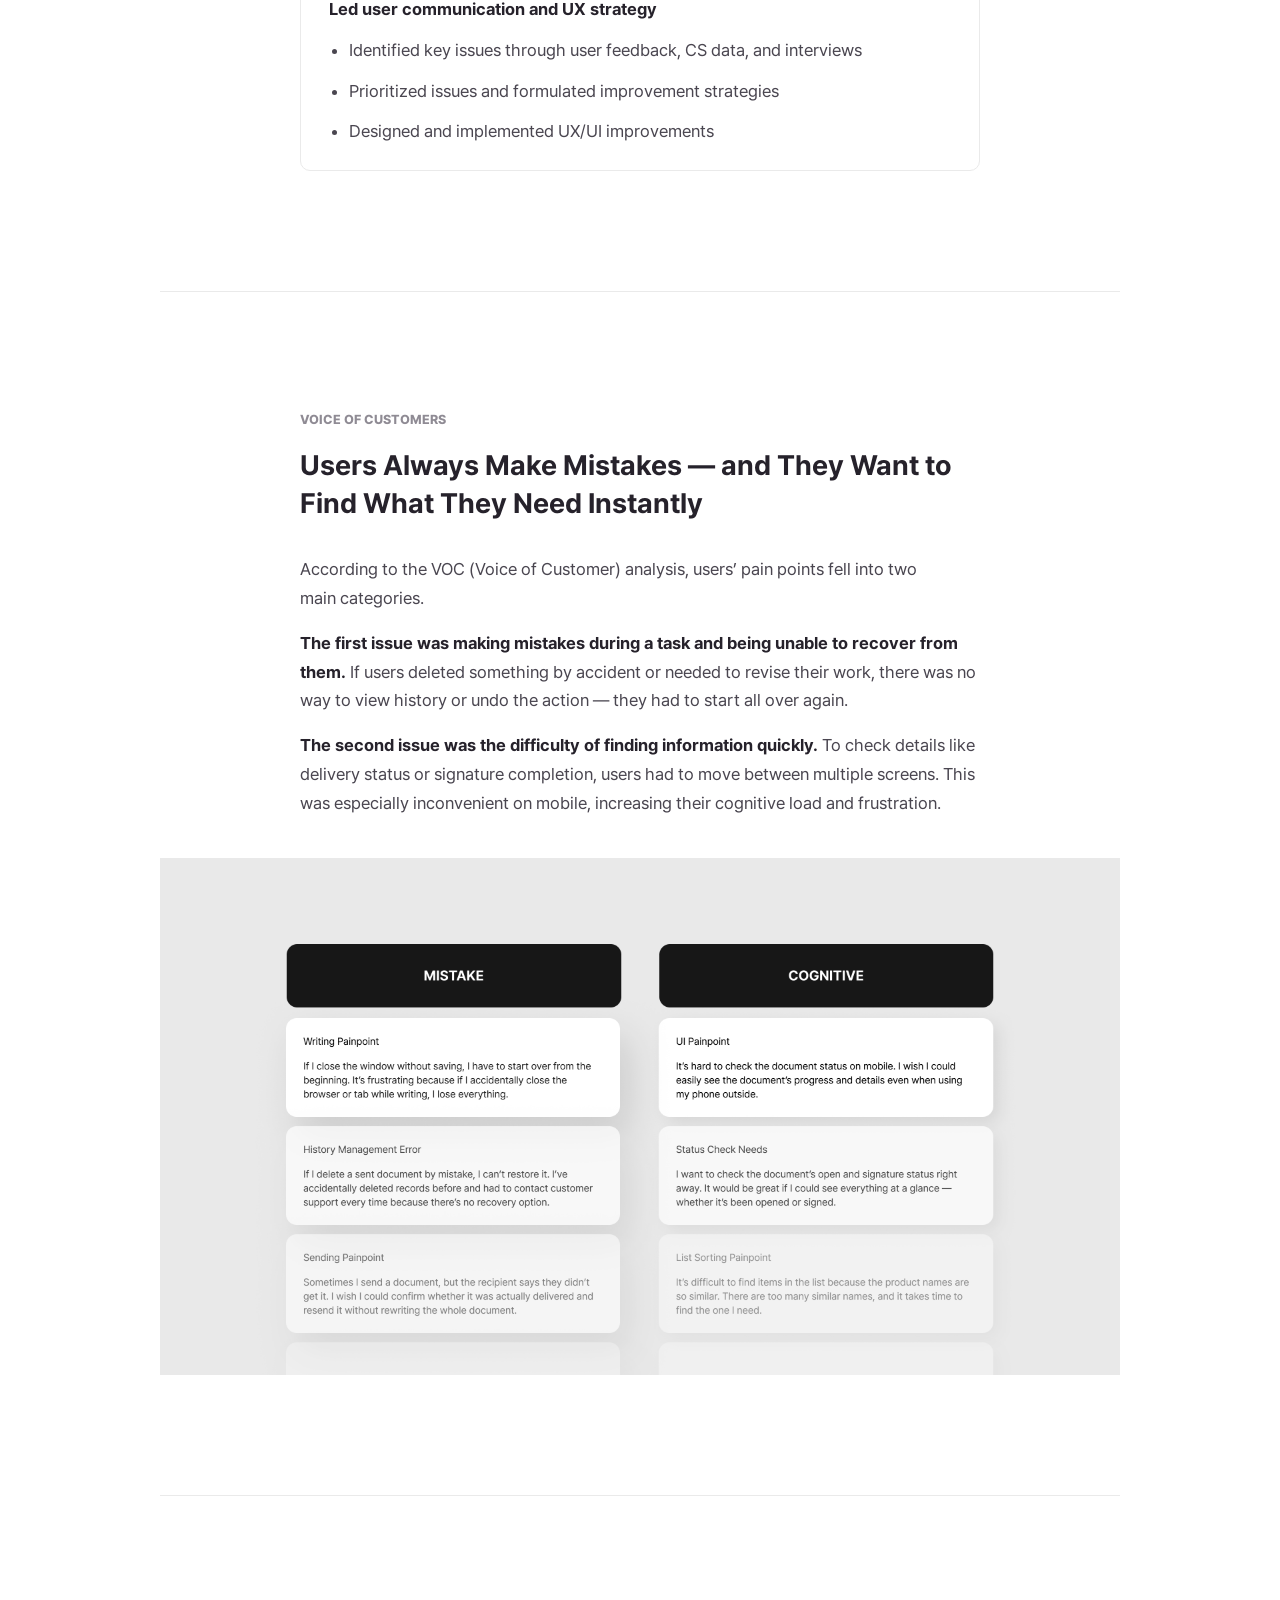
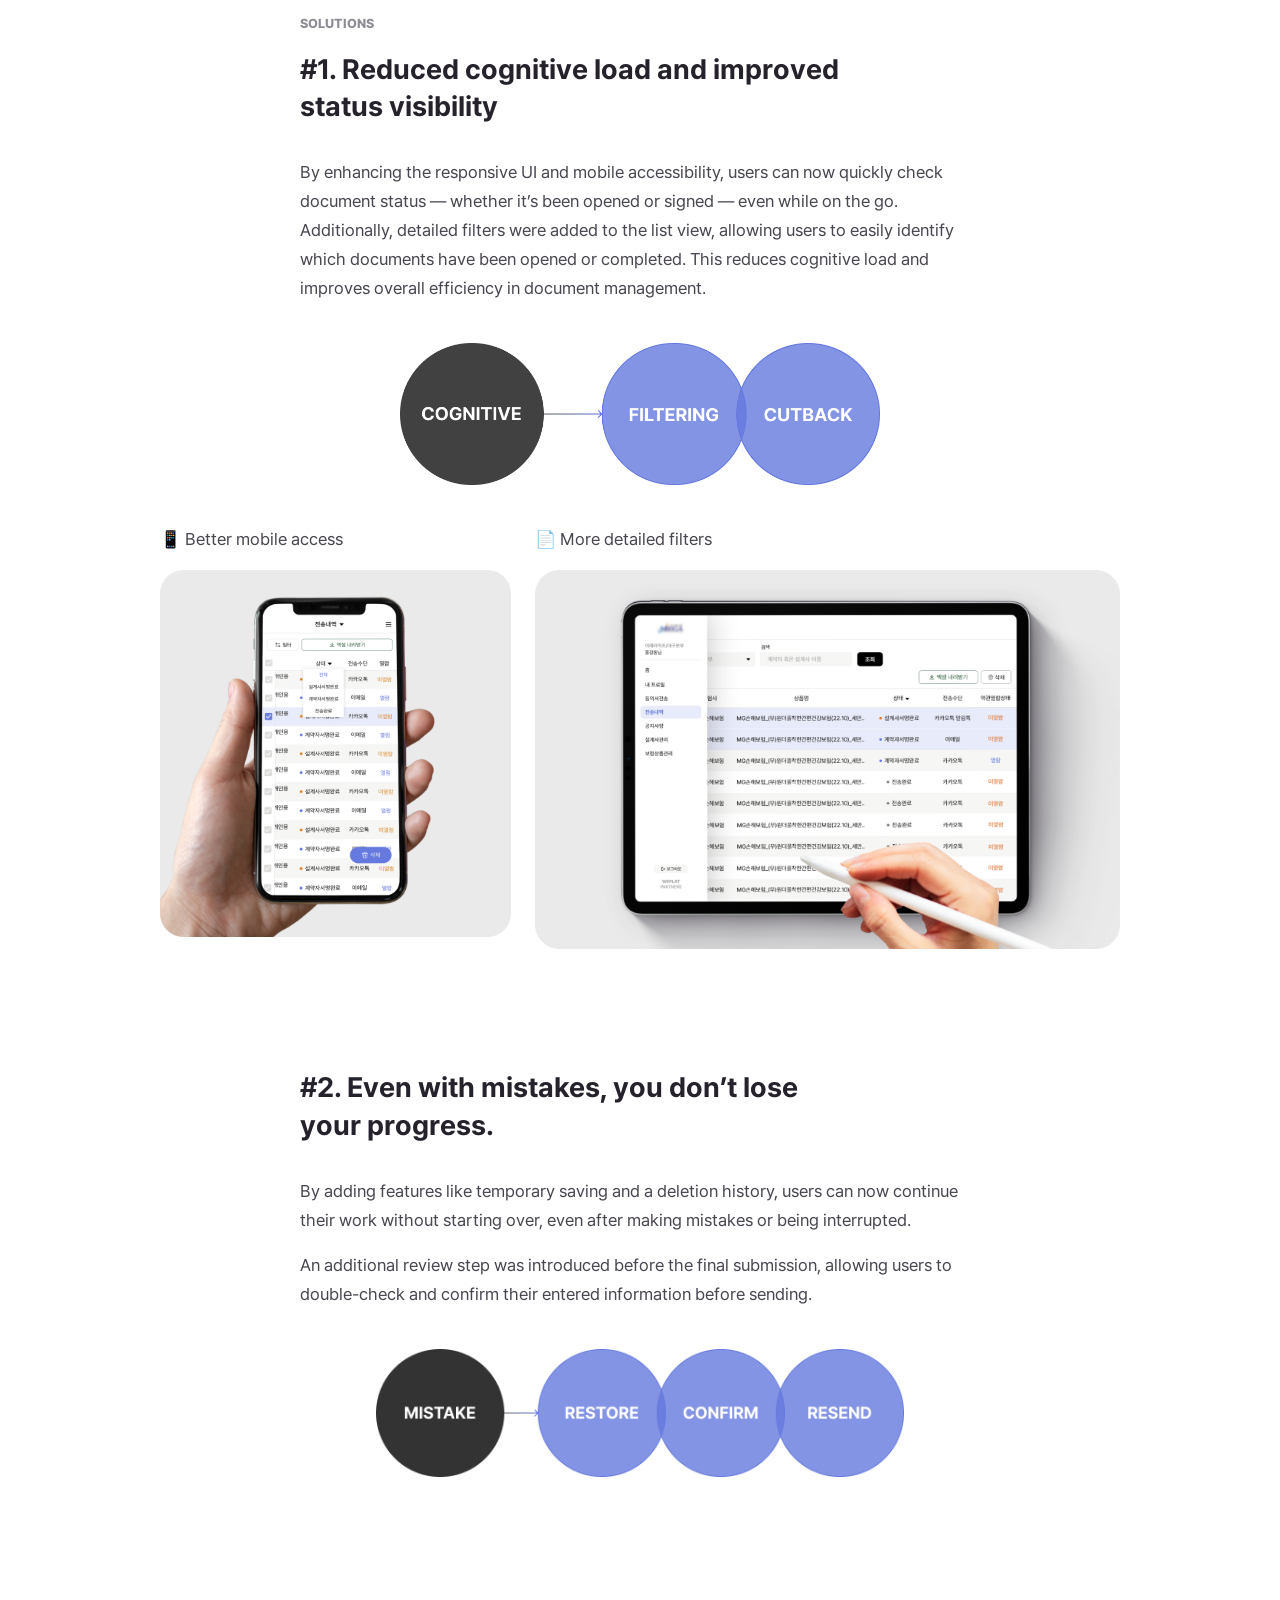
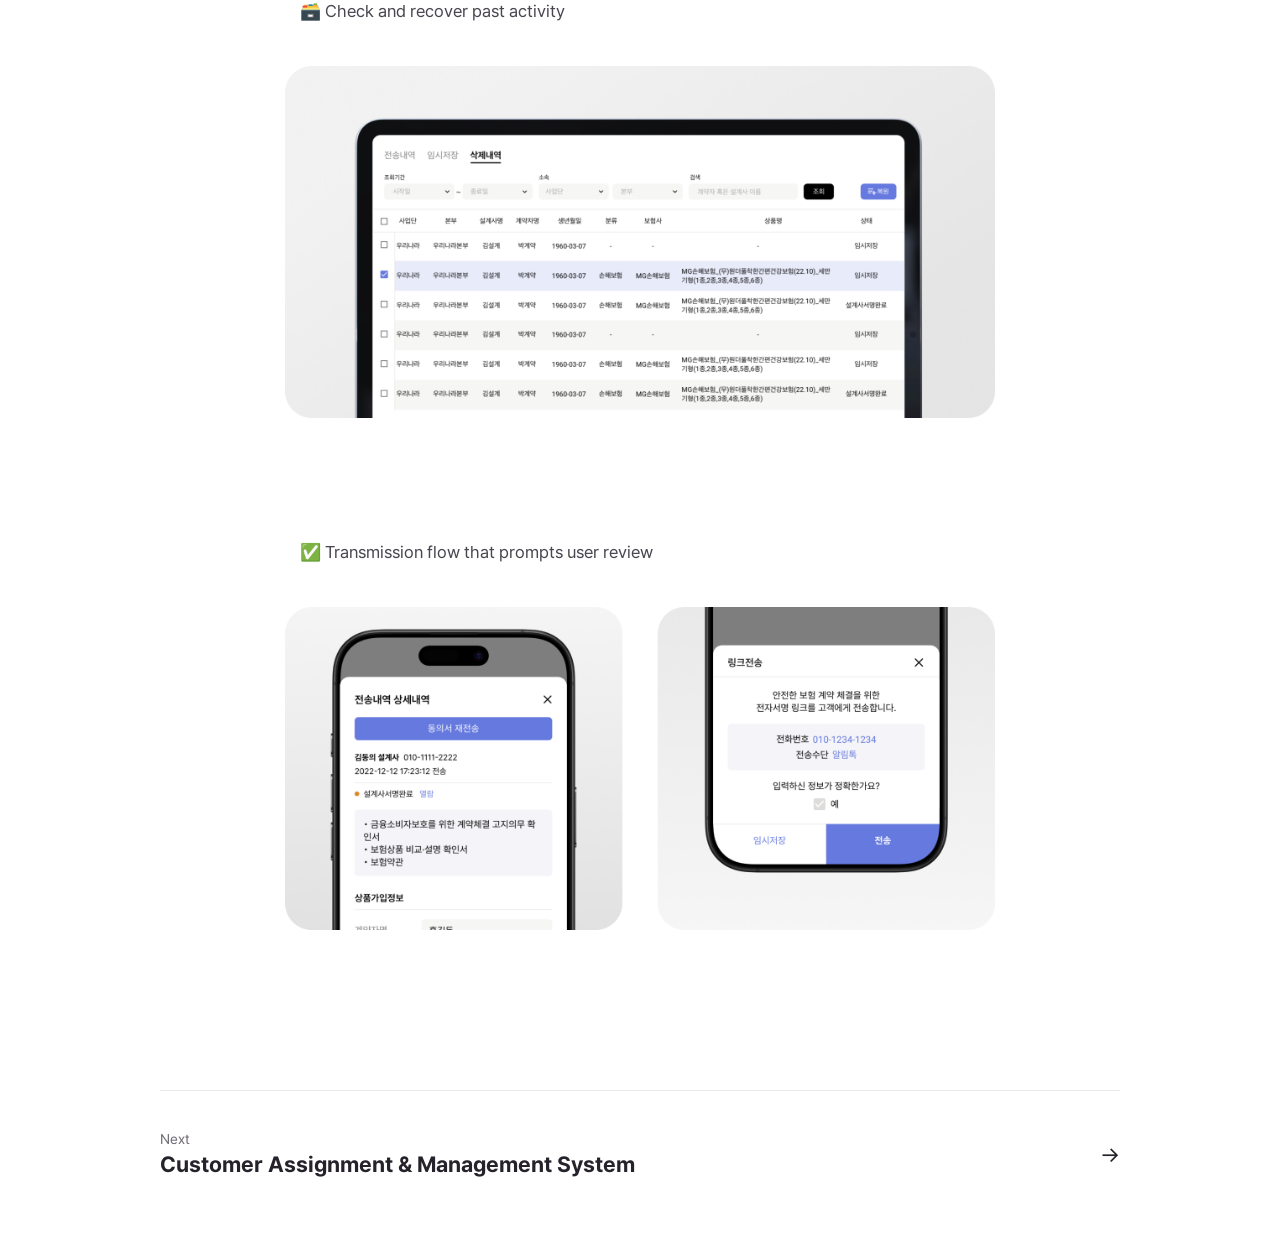
<file: e-signature.html>
﻿<!DOCTYPE html>
<html lang="en">
<head>
<meta charset="utf-8">
<meta name="viewport" content="width=device-width, initial-scale=1">
<title>E-Signature Service — Jin Ahyoung</title>
<link rel="stylesheet" href="./style.css">
</head>
<body>
<div class="wrap">
<header class="site-header">
<a href="./index.html" style="font-weight:800">JIN AHYOUNG</a>
<nav style="display:flex;gap:24px;align-items:center">
<a href="./index.html" class="on">Work</a>
<a href="./resume.html" class="">Resume</a>
<a href="./contact.html" class="">Contact</a>
</nav>
</header>
<main>
<div style="padding:72px 0 42px">
<h1 style="margin:0;font-size:var(--fs-display);line-height:1.1;font-weight:800;color:#26222B">E-Signature Service</h1>
</div>
<div class="grid-3" style="gap:24px;padding:20px 0 83px;border-top:1px solid #26222B;font-size:var(--fs-small);line-height:1.5">
<div style="display:flex;flex-direction:column;gap:4px"><div style="color:#6E6A73">Timeline</div><div style="font-weight:600">2021-04-01 → 2023-10-01</div></div><div style="display:flex;flex-direction:column;gap:4px"><div style="color:#6E6A73">Release</div><div style="font-weight:600">Web</div></div><div style="display:flex;flex-direction:column;gap:4px"><div style="color:#6E6A73">Role</div><div style="font-weight:600">Product design</div></div>
</div>
<div style="padding-bottom:160px">
<div style="width:100%;aspect-ratio:16/9;overflow:hidden;margin-bottom:120px">
  <img src="./images/esign-hero.png" alt="Hands holding a phone showing the e-signature screen" style="display:block;width:100%;height:100%;object-fit:cover;object-position:center">
</div>
<div class="prose" style="font-size:var(--fs-title1);line-height:1.3;color:#26222B;margin-bottom:20px;font-weight:600">UX Optimization of Web E-Signature Service</div>
<div class="prose" style="display:grid;grid-template-columns:minmax(0,5fr) minmax(0,3fr);gap:40px;align-items:center;margin-bottom:40px">
<div style="display:flex;flex-direction:column;gap:16px;font-size:var(--fs-subtitle);line-height:1.6;color:#4A4650;text-wrap:pretty">
<p style="margin:0">Insurance agents send required documents via a web platform, and customers can review and sign them on their mobile devices through a secure link.</p>
<p style="margin:0">Based on insights from user feedback and interviews, we identified key friction points and refined the user experience accordingly.</p>
<p style="margin:0">Over two years since launch, usage has grown by <strong style="color:#26222B">98%</strong>, with continued stable engagement and minimal drop-off.</p>
</div>
<img src="./images/esign-usage.png" alt="Usage grew 98% from 2021.10 to 2024.01" style="display:block;width:100%;height:auto">
</div>
<div class="cs-text"><div style="border:1px solid #EAEAEA;border-radius:10px;padding:24px 28px;display:flex;flex-direction:column;gap:12px">
<div class="cs-subtitle">👌 What I did</div>
<p style="margin:0;color:#26222B;font-weight:700">Led user communication and UX strategy</p>
<ul style="margin:0">
<li>Identified key issues through user feedback, CS data, and interviews</li>
<li>Prioritized issues and formulated improvement strategies</li>
<li>Designed and implemented UX/UI improvements</li>
</ul>
</div></div>
<div class="cs-section" style="margin-top:120px;padding-top:120px;border-top:1px solid #EAEAEA">
<div class="cs-block">
<div class="cs-text"><div class="cs-label">VOICE OF CUSTOMERS</div><h3 class="cs-title">Users Always Make Mistakes — and They Want to Find What They Need Instantly</h3><p>According to the VOC (Voice of Customer) analysis, users’ pain points fell into two main categories.</p><p><strong style="color:#26222B">The first issue was making mistakes during a task and being unable to recover from them.</strong> If users deleted something by accident or needed to revise their work, there was no way to view history or undo the action — they had to start all over again.</p><p><strong style="color:#26222B">The second issue was the difficulty of finding information quickly.</strong> To check details like delivery status or signature completion, users had to move between multiple screens. This was especially inconvenient on mobile, increasing their cognitive load and frustration.</p></div>
<img src="./images/esign-voc.png" alt="VOC pain points grouped into mistake and cognitive">
</div>
</div>
<div class="cs-section" style="margin-top:120px;padding-top:120px;border-top:1px solid #EAEAEA">
<div class="cs-block">
<div class="cs-text"><div class="cs-label">SOLUTIONS</div><h3 class="cs-title">#1. Reduced cognitive load and improved status visibility</h3><p>By enhancing the responsive UI and mobile accessibility, users can now quickly check document status — whether it’s been opened or signed — even while on the go. Additionally, detailed filters were added to the list view, allowing users to easily identify which documents have been opened or completed. This reduces cognitive load and improves overall efficiency in document management.</p></div>
<img src="./images/esign-cognitive.png" alt="Cognitive: filtering and cutback" style="max-width:480px;margin:0 auto">
<div style="display:grid;grid-template-columns:minmax(0,3fr) minmax(0,5fr);gap:24px;align-items:start">
<div style="display:flex;flex-direction:column;gap:16px"><div class="cs-text" style="margin:0"><p>📱 Better mobile access</p></div><img src="./images/esign-mobile.png" alt="Document list on mobile with status filter"></div>
<div style="display:flex;flex-direction:column;gap:16px"><div class="cs-text" style="margin:0"><p>📄 More detailed filters</p></div><img src="./images/esign-filters.png" alt="Document list on tablet with status and open filters"></div>
</div>
</div>
<div class="cs-block">
<div class="cs-text"><h3 class="cs-title">#2. Even with mistakes, you don’t lose your progress.</h3><p>By adding features like temporary saving and a deletion history, users can now continue their work without starting over, even after making mistakes or being interrupted.</p><p>An additional review step was introduced before the final submission, allowing users to double-check and confirm their entered information before sending.</p></div>
<img src="./images/esign-mistake.png" alt="Mistake: restore, confirm, resend" style="max-width:528px;margin:0 auto">
</div>
<div class="cs-block">
<div class="cs-text"><p>🗃️ Check and recover past activity</p></div>
<img src="./images/esign-history.png" alt="Deleted history list with restore" style="max-width:710px;margin:0 auto">
</div>
<div class="cs-block">
<div class="cs-text"><p>✅ Transmission flow that prompts user review</p></div>
<img src="./images/esign-review.png" alt="Sent history detail and link sending confirmation" style="max-width:710px;margin:0 auto">
</div>
</div>
</div>
<a href="./crm.html" class="hov" style="margin-top:0;padding:40px 0 56px;border-top:1px solid #EAEAEA;display:flex;justify-content:space-between;align-items:center">
<div style="display:flex;flex-direction:column;gap:4px"><div style="font-size:var(--fs-small);color:#6E6A73">Next</div><div style="font-size:var(--fs-lead);font-weight:700">Customer Assignment &amp; Management System</div></div>
<div style="font-size:var(--fs-lead)">→</div>
</a>
</main>
</div>
</body>
</html>
</file>
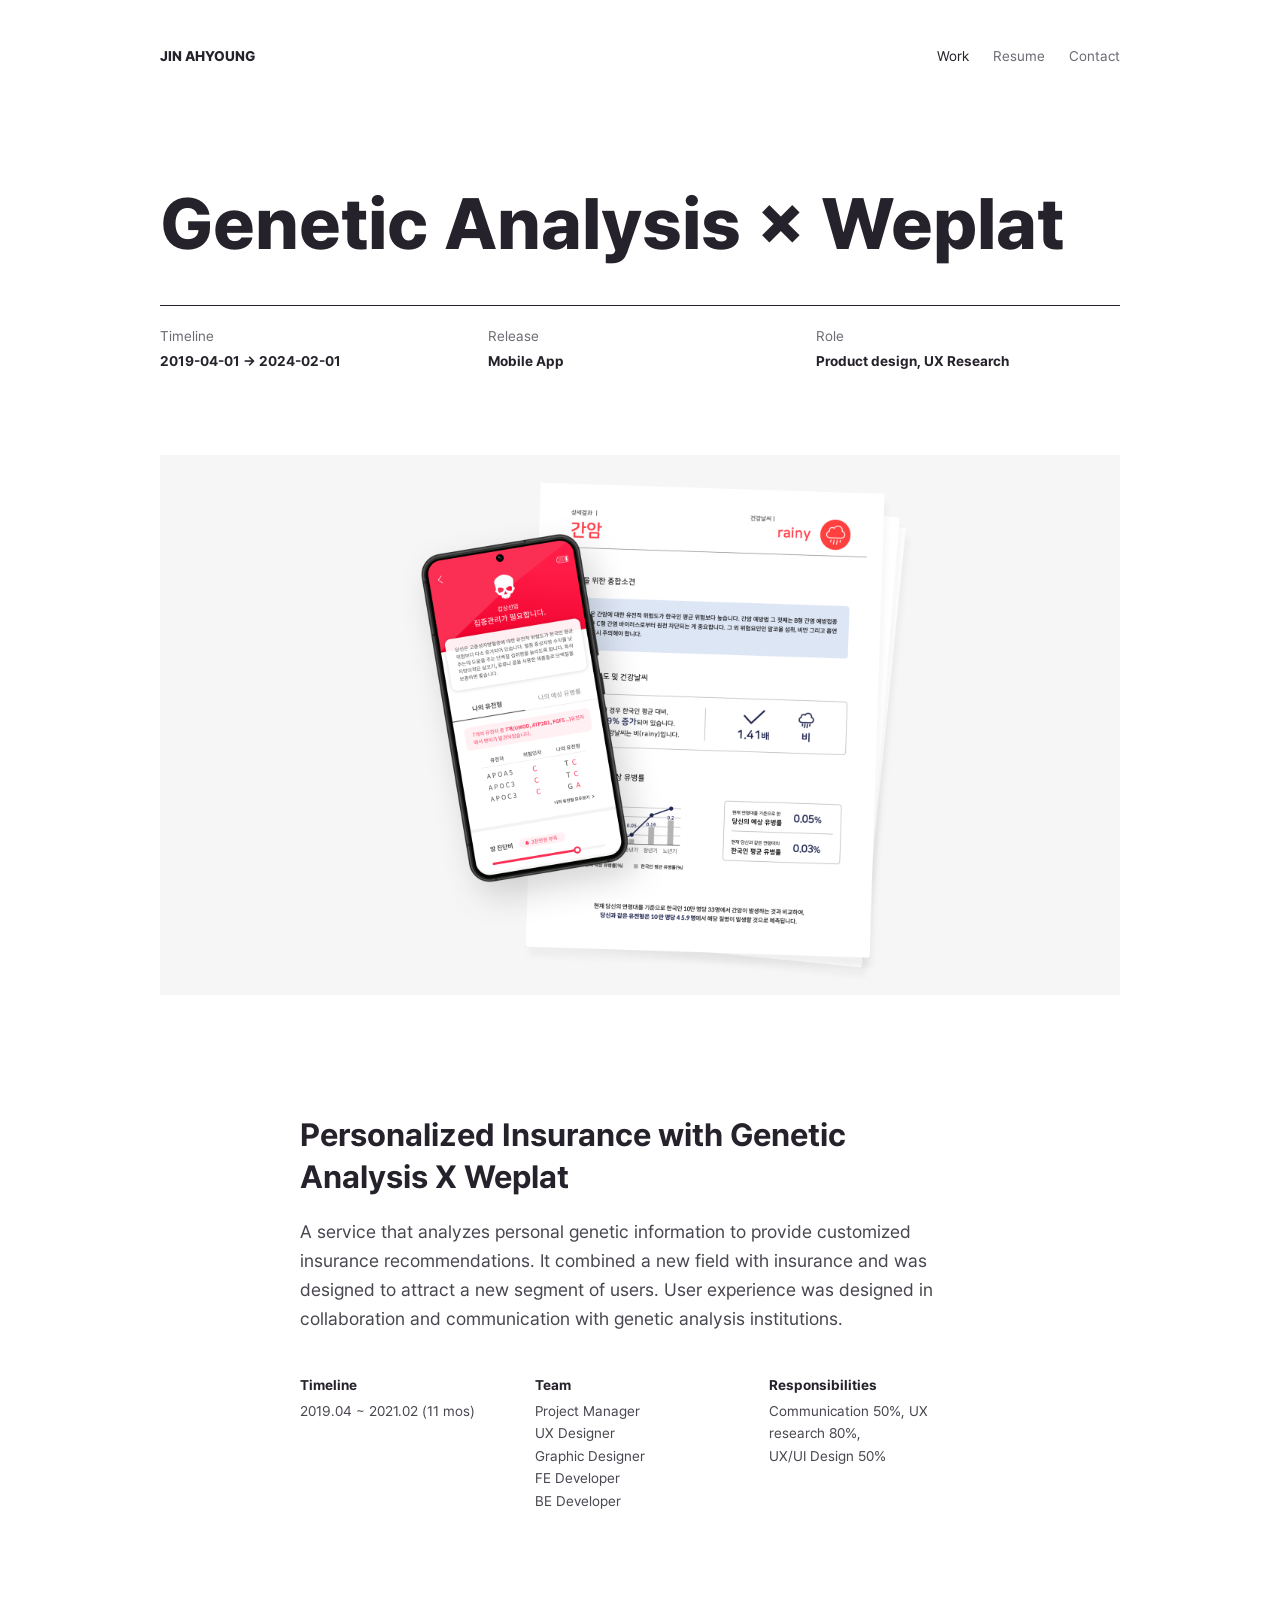
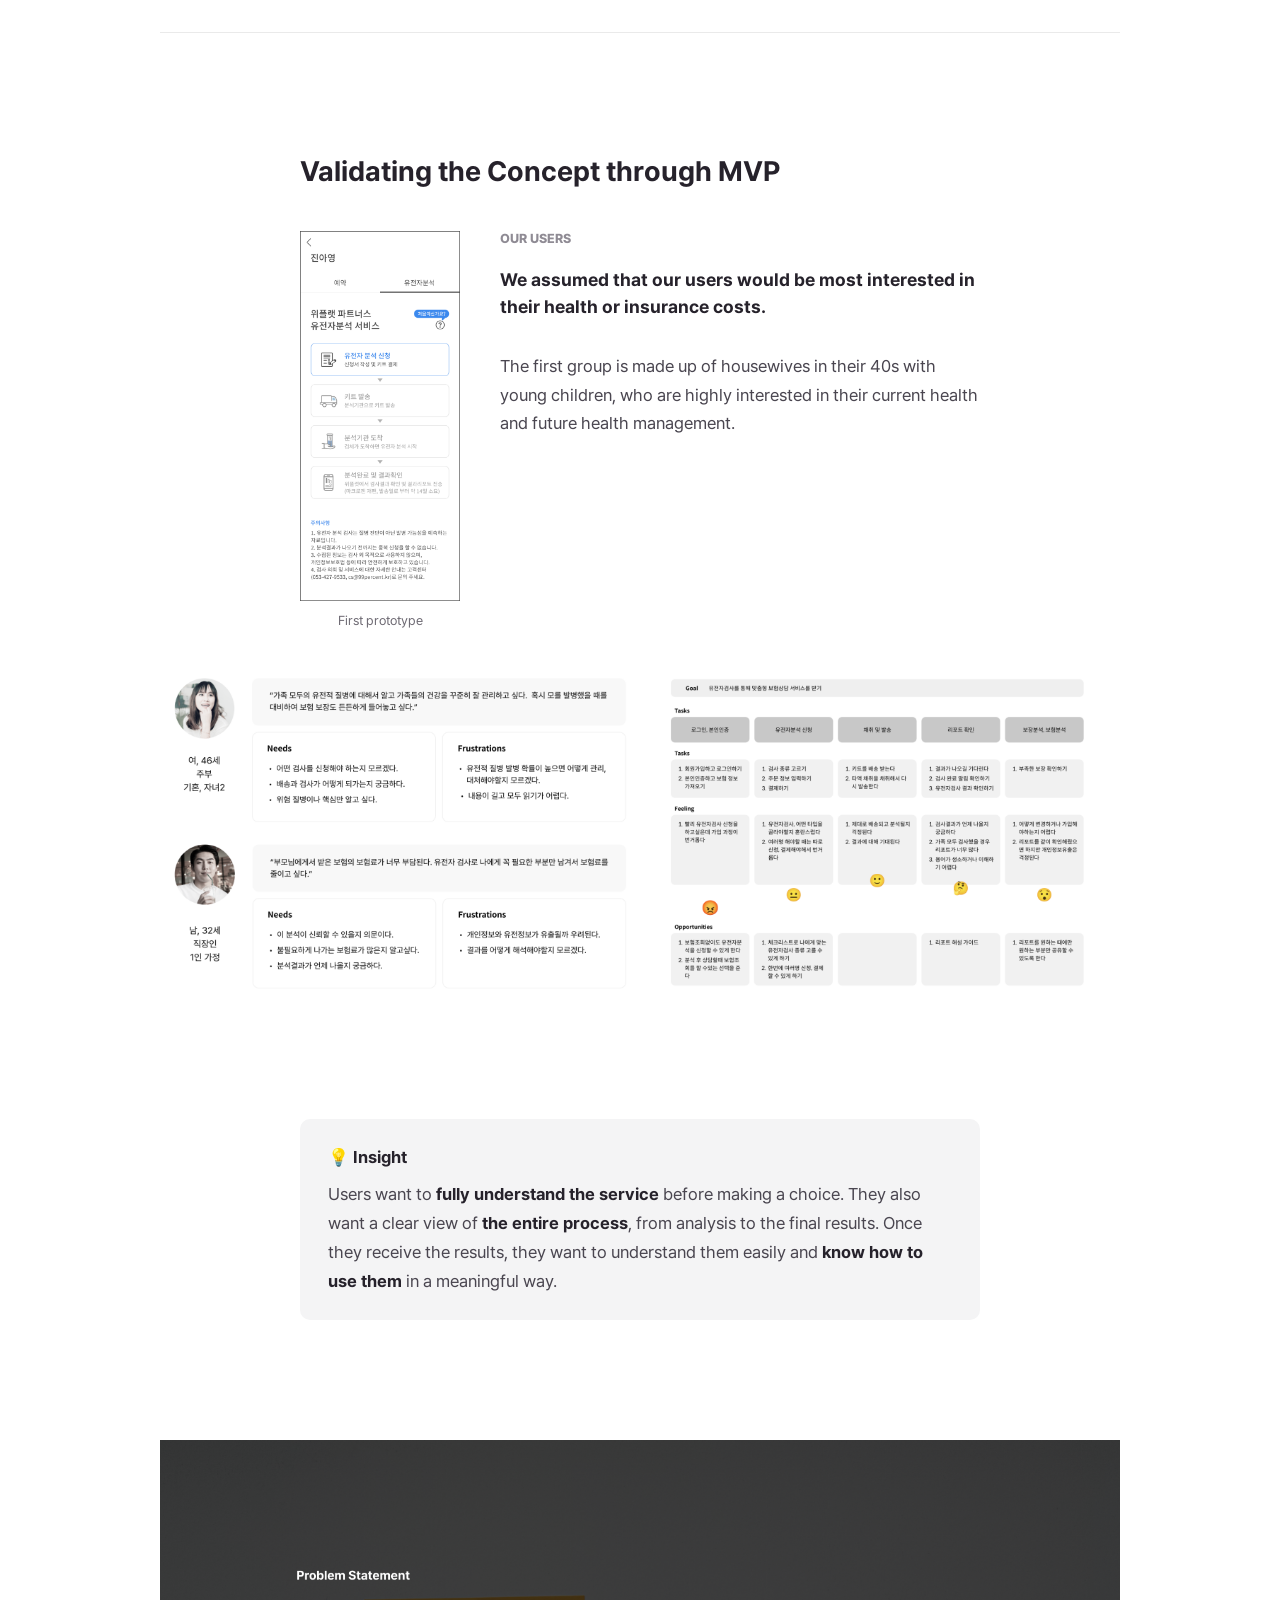
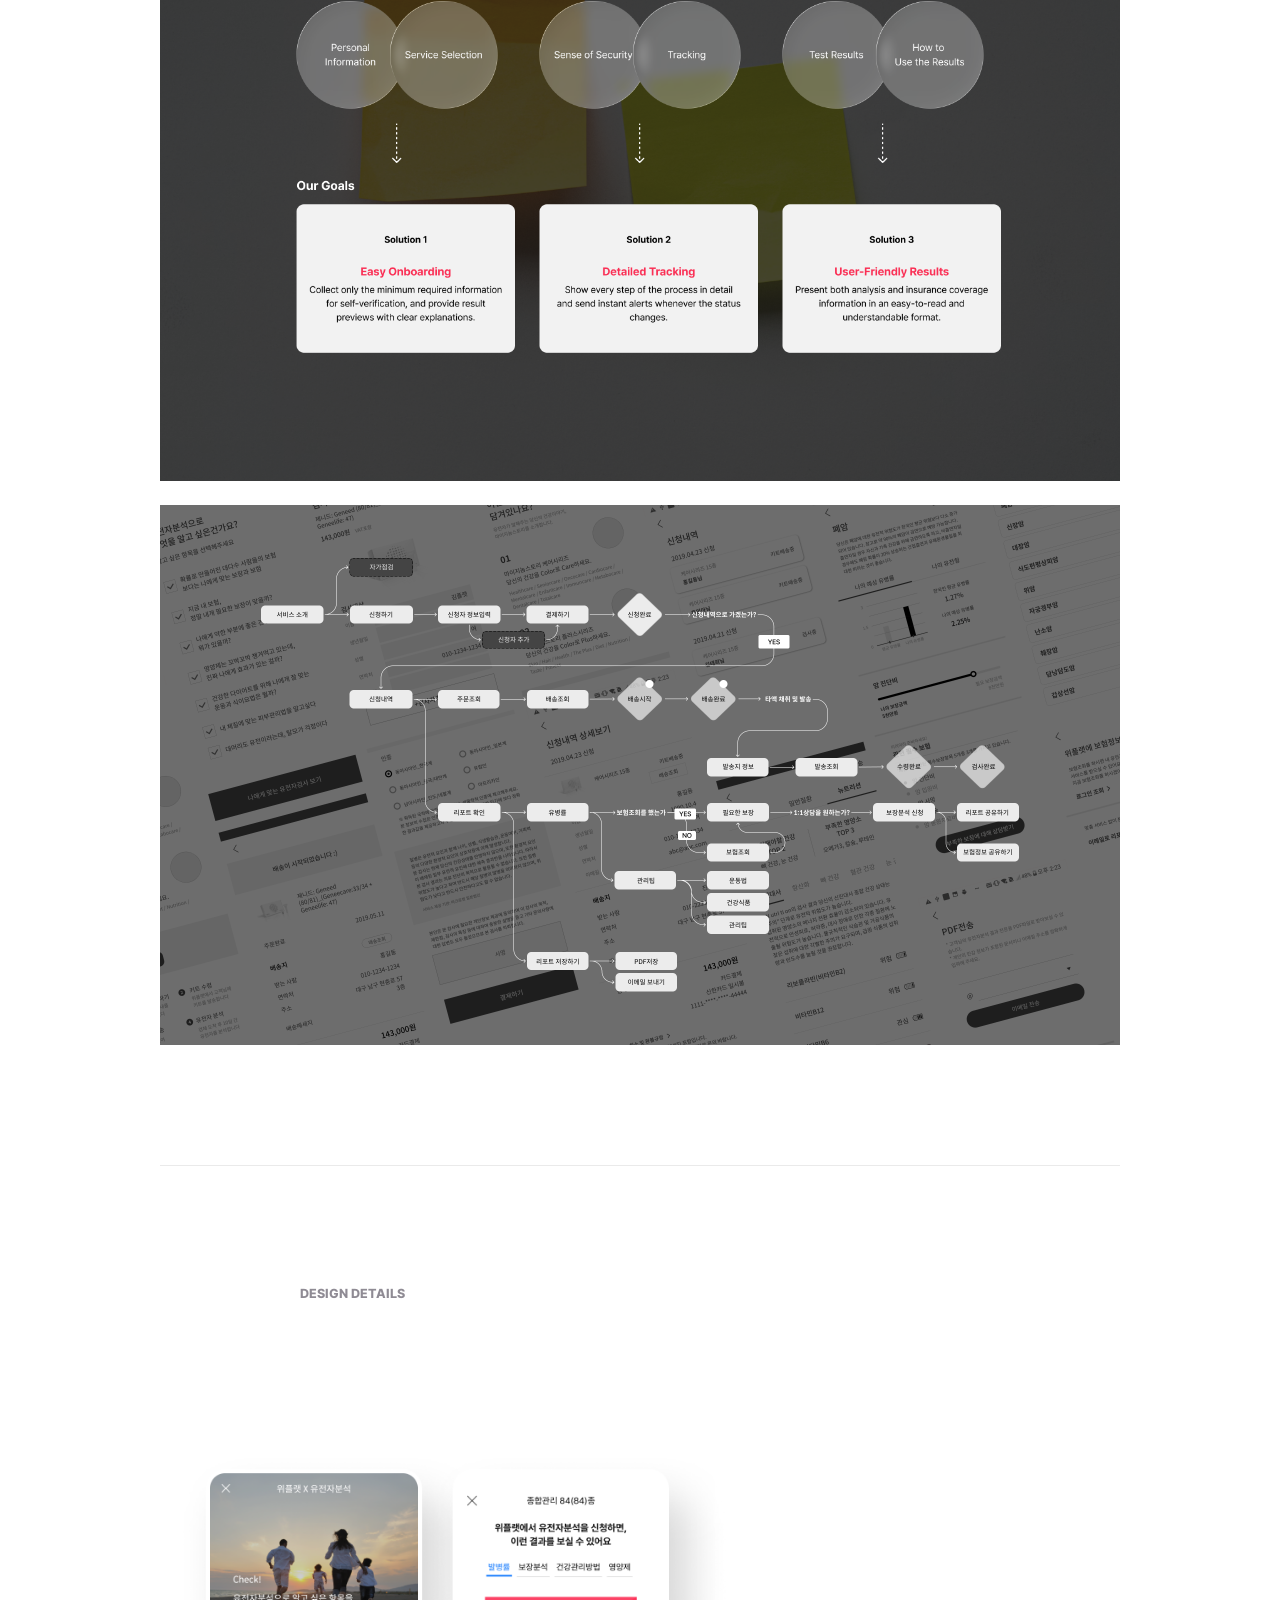
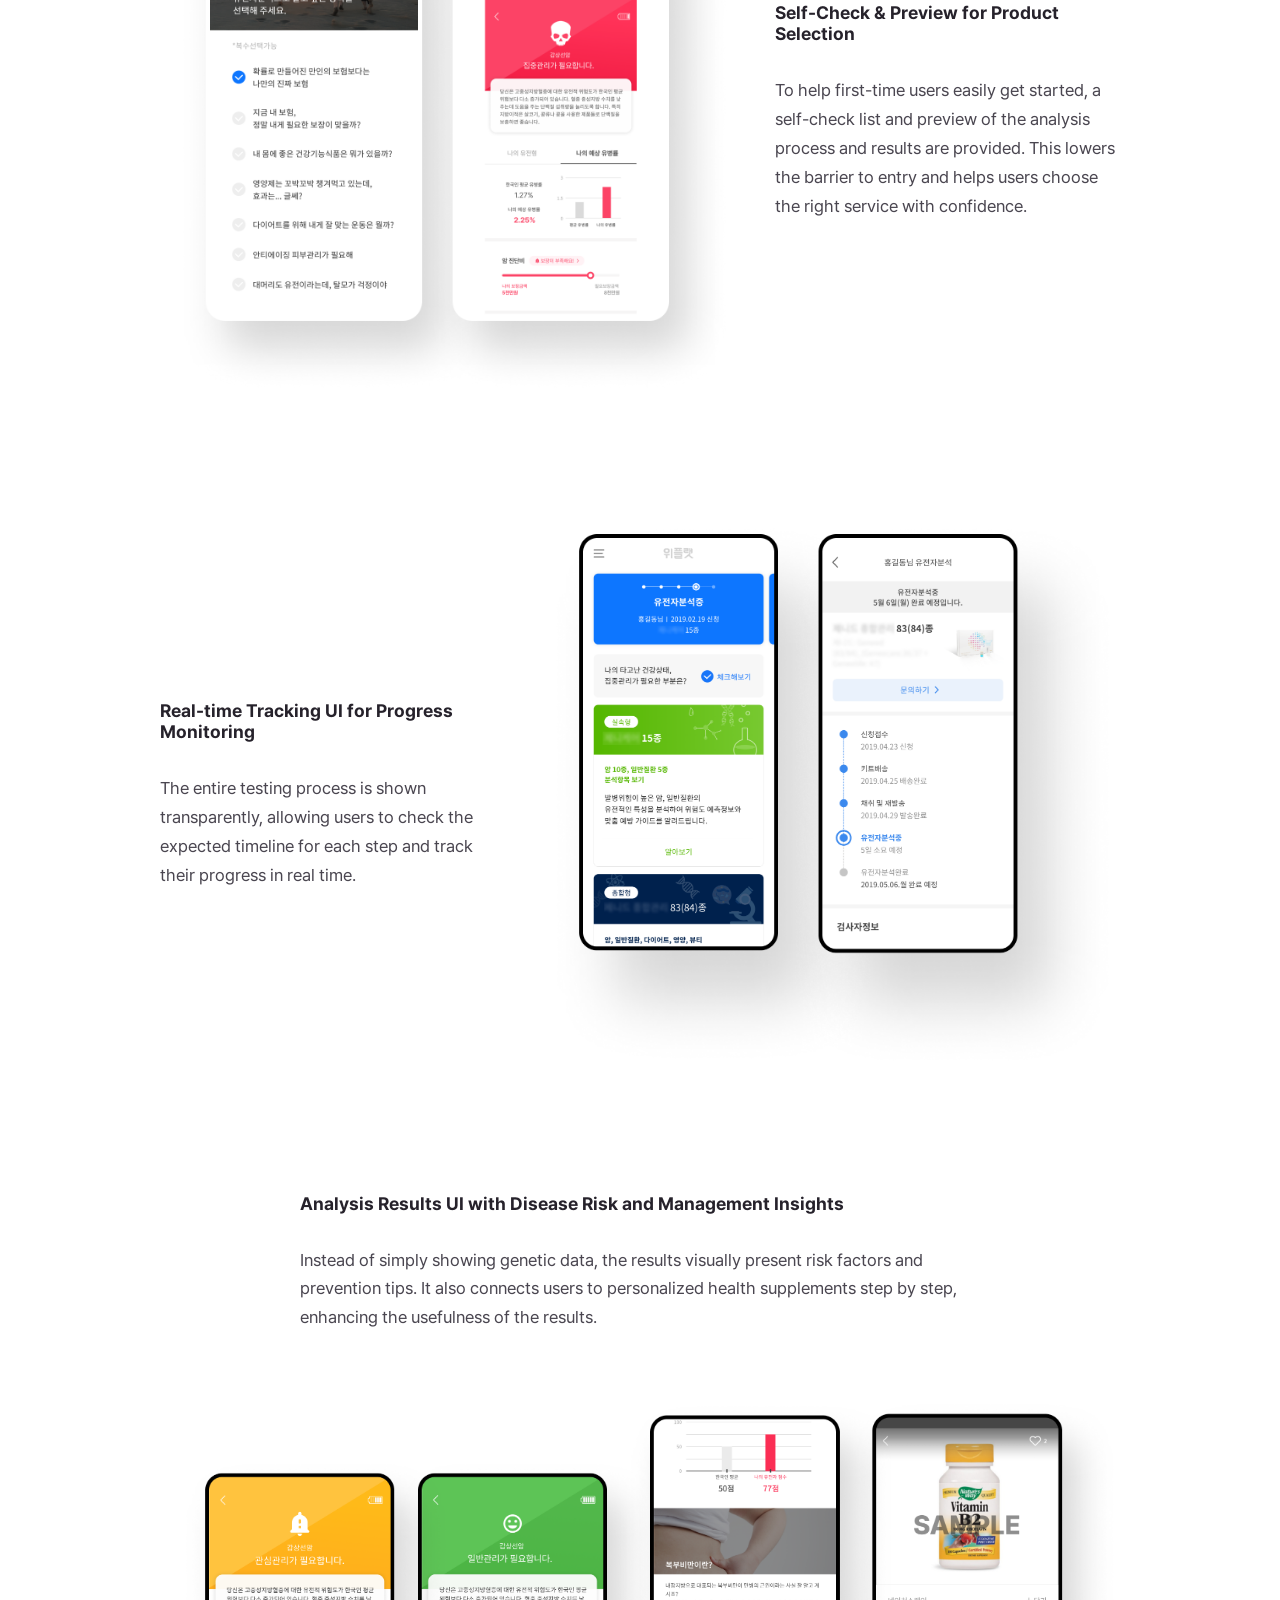
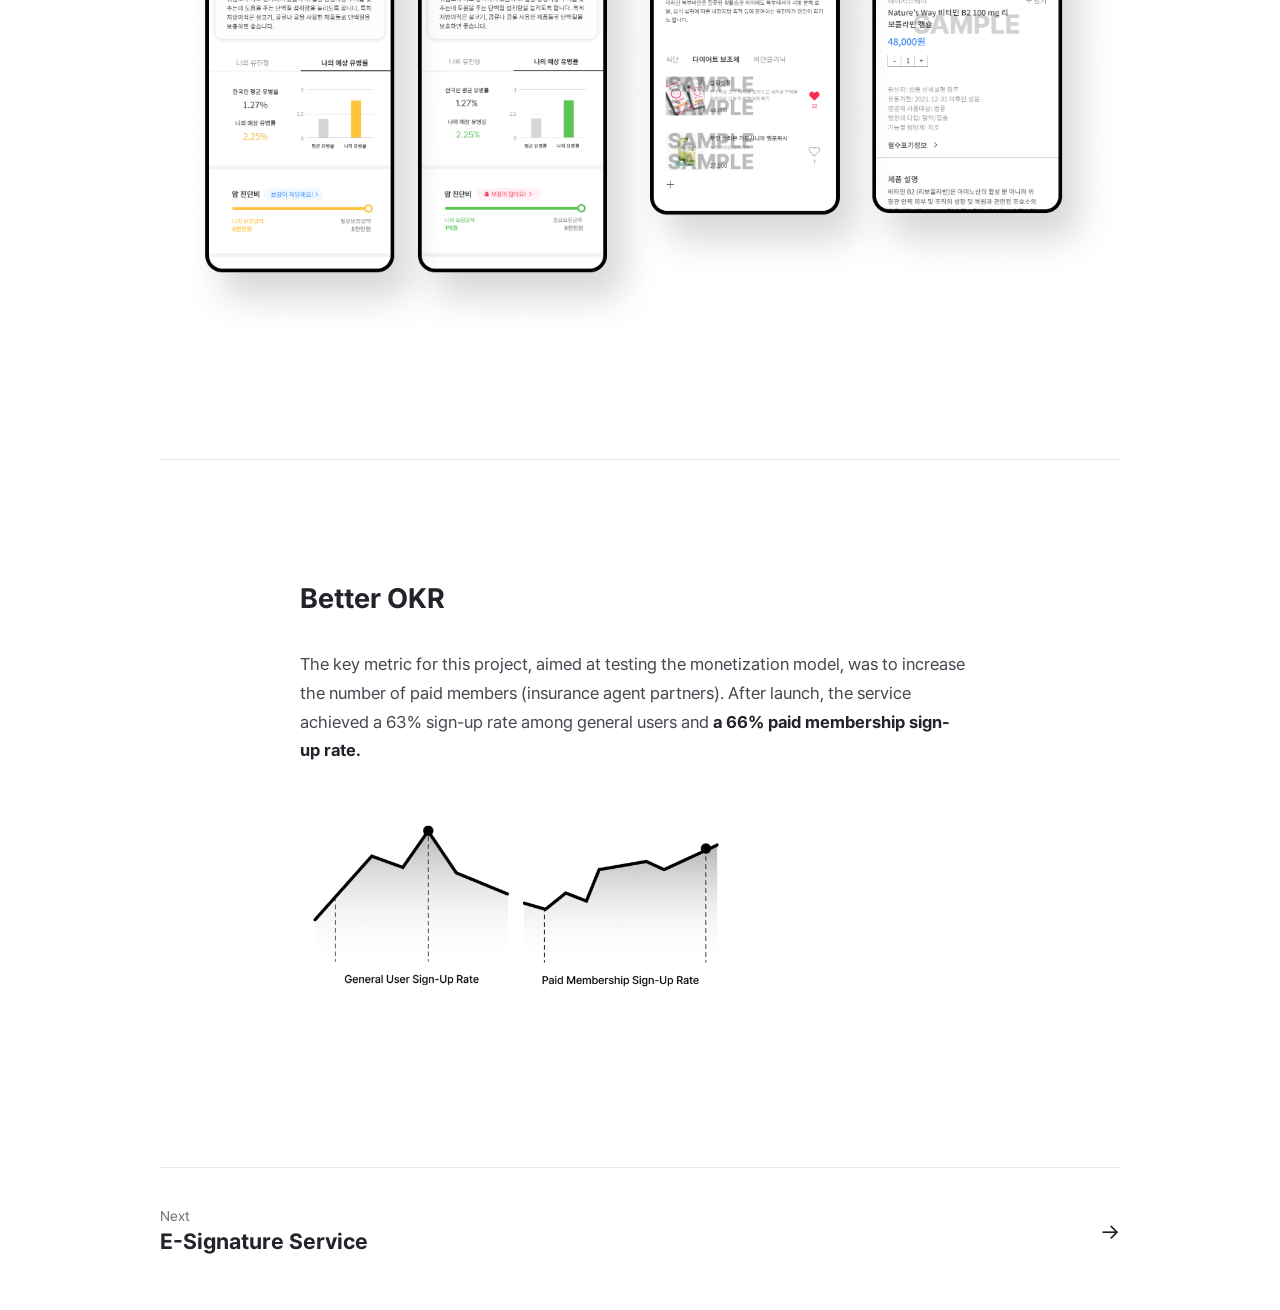
<file: genetic-analysis.html>
﻿<!DOCTYPE html>
<html lang="en">
<head>
<meta charset="utf-8">
<meta name="viewport" content="width=device-width, initial-scale=1">
<title>Genetic Analysis × Weplat — Jin Ahyoung</title>
<link rel="stylesheet" href="./style.css">
</head>
<body>
<div class="wrap">
<header class="site-header">
<a href="./index.html" style="font-weight:800">JIN AHYOUNG</a>
<nav style="display:flex;gap:24px;align-items:center">
<a href="./index.html" class="on">Work</a>
<a href="./resume.html" class="">Resume</a>
<a href="./contact.html" class="">Contact</a>
</nav>
</header>
<main>
<div style="padding:72px 0 42px">
<h1 style="margin:0;font-size:var(--fs-display);line-height:1.1;font-weight:800;color:#26222B">Genetic Analysis × Weplat</h1>
</div>
<div class="grid-3" style="gap:24px;padding:20px 0 83px;border-top:1px solid #26222B;font-size:var(--fs-small);line-height:1.5">
<div style="display:flex;flex-direction:column;gap:4px"><div style="color:#6E6A73">Timeline</div><div style="font-weight:600">2019-04-01 → 2024-02-01</div></div><div style="display:flex;flex-direction:column;gap:4px"><div style="color:#6E6A73">Release</div><div style="font-weight:600">Mobile App</div></div><div style="display:flex;flex-direction:column;gap:4px"><div style="color:#6E6A73">Role</div><div style="font-weight:600">Product design, UX Research</div></div>
</div>
<div style="padding-bottom:160px">
<div style="width:100%;aspect-ratio:16/9;overflow:hidden;margin-bottom:120px">
  <img src="./images/genetic-hero.png" alt="Genetic analysis result on a phone and printed report" style="display:block;width:100%;height:100%;object-fit:cover;object-position:center">
</div>
<div class="prose" style="font-size:var(--fs-title1);line-height:1.3;color:#26222B;margin-bottom:20px;font-weight:600">Personalized Insurance with Genetic Analysis X Weplat</div>
<p class="prose" style="margin-top:0;margin-bottom:40px;font-size:var(--fs-subtitle);line-height:1.6;color:#4A4650;text-wrap:pretty">A service that analyzes personal genetic information to provide customized insurance recommendations. It combined a new field with insurance and was designed to attract a new segment of users. User experience was designed in collaboration and communication with genetic analysis institutions.</p>
<div class="prose grid-3" style="gap:24px;font-size:var(--fs-small);line-height:1.6">
<div style="display:flex;flex-direction:column;gap:4px"><div style="font-weight:700">Timeline</div><div style="color:#4A4650">2019.04 ~ 2021.02 (11 mos)</div></div>
<div style="display:flex;flex-direction:column;gap:4px"><div style="font-weight:700">Team</div><div style="color:#4A4650">Project Manager<br>UX Designer<br>Graphic Designer<br>FE Developer<br>BE Developer</div></div>
<div style="display:flex;flex-direction:column;gap:4px"><div style="font-weight:700">Responsibilities</div><div style="color:#4A4650">Communication 50%, UX research 80%,<br>UX/UI Design 50%</div></div>
</div>
<div class="cs-section" style="margin-top:120px;padding-top:120px;border-top:1px solid #EAEAEA">
<div class="cs-block">
<div class="cs-text"><h3 class="cs-title">Validating the Concept through MVP</h3></div>
<div class="prose" style="display:grid;grid-template-columns:minmax(0,1fr) minmax(0,3fr);gap:40px;align-items:start">
<figure class="cs-figure"><img src="./images/genetic-prototype.png" alt="First prototype of the genetic analysis service" style="display:block;width:100%;height:auto"><figcaption>First prototype</figcaption></figure>
<div class="cs-text" style="margin:0"><div class="cs-label">OUR USERS</div><h3 class="cs-title" style="font-size:var(--fs-subtitle);line-height:1.5">We assumed that our users would be most interested in their health or insurance costs.</h3><p>The first group is made up of housewives in their 40s with young children, who are highly interested in their current health and future health management.</p></div>
</div>
<img src="./images/genetic-persona.png" alt="Personas and user journey map">
</div>
<div class="cs-text"><p style="background:#F4F4F5;border-radius:10px;padding:24px 28px"><strong style="display:block;color:#26222B;margin-bottom:8px">💡 Insight</strong>Users want to <strong style="color:#26222B">fully understand the service</strong> before making a choice. They also want a clear view of <strong style="color:#26222B">the entire process</strong>, from analysis to the final results. Once they receive the results, they want to understand them easily and <strong style="color:#26222B">know how to use them</strong> in a meaningful way.</p></div>
<div class="cs-images">
<img src="./images/genetic-goals.png" alt="Problem statement and goals: easy onboarding, detailed tracking, user-friendly results">
<img src="./images/genetic-flow.png" alt="User flow of the genetic analysis service">
</div>
</div>
<div class="cs-section" style="margin-top:120px;padding-top:120px;border-top:1px solid #EAEAEA">
<div class="cs-text"><div class="cs-label">DESIGN DETAILS</div></div>
<div style="display:grid;grid-template-columns:minmax(0,5fr) minmax(0,3fr);gap:40px;align-items:center">
<img src="./images/genetic-selfcheck.png" alt="Self-check list and result preview" style="display:block;width:100%;height:auto">
<div class="cs-text" style="margin:0"><div class="cs-subtitle">Self-Check &amp; Preview for Product Selection</div><p>To help first-time users easily get started, a self-check list and preview of the analysis process and results are provided. This lowers the barrier to entry and helps users choose the right service with confidence.</p></div>
</div>
<div style="display:grid;grid-template-columns:minmax(0,3fr) minmax(0,5fr);gap:40px;align-items:center">
<div class="cs-text" style="margin:0"><div class="cs-subtitle">Real-time Tracking UI for Progress Monitoring</div><p>The entire testing process is shown transparently, allowing users to check the expected timeline for each step and track their progress in real time.</p></div>
<img src="./images/genetic-tracking.png" alt="Analysis progress tracking screens" style="display:block;width:100%;height:auto">
</div>
<div class="cs-block">
<div class="cs-text"><div class="cs-subtitle">Analysis Results UI with Disease Risk and Management Insights</div><p>Instead of simply showing genetic data, the results visually present risk factors and prevention tips. It also connects users to personalized health supplements step by step, enhancing the usefulness of the results.</p></div>
<img src="./images/genetic-results.png" alt="Analysis result screens by risk level and supplement recommendations">
</div>
</div>
<div class="cs-section" style="margin-top:120px;padding-top:120px;border-top:1px solid #EAEAEA">
<div class="cs-block">
<div class="cs-text"><h3 class="cs-title">Better OKR</h3><p>The key metric for this project, aimed at testing the monetization model, was to increase the number of paid members (insurance agent partners). After launch, the service achieved a 63% sign-up rate among general users and <strong style="color:#26222B">a 66% paid membership sign-up rate.</strong></p></div>
<div class="prose"><img src="./images/genetic-okr.png" alt="General user and paid membership sign-up rates" style="display:block;width:100%;max-width:432px;height:auto"></div>
</div>
</div>
</div>
<a href="./e-signature.html" class="hov" style="margin-top:0;padding:40px 0 56px;border-top:1px solid #EAEAEA;display:flex;justify-content:space-between;align-items:center">
<div style="display:flex;flex-direction:column;gap:4px"><div style="font-size:var(--fs-small);color:#6E6A73">Next</div><div style="font-size:var(--fs-lead);font-weight:700">E-Signature Service</div></div>
<div style="font-size:var(--fs-lead)">→</div>
</a>
</main>
</div>
</body>
</html>
</file>
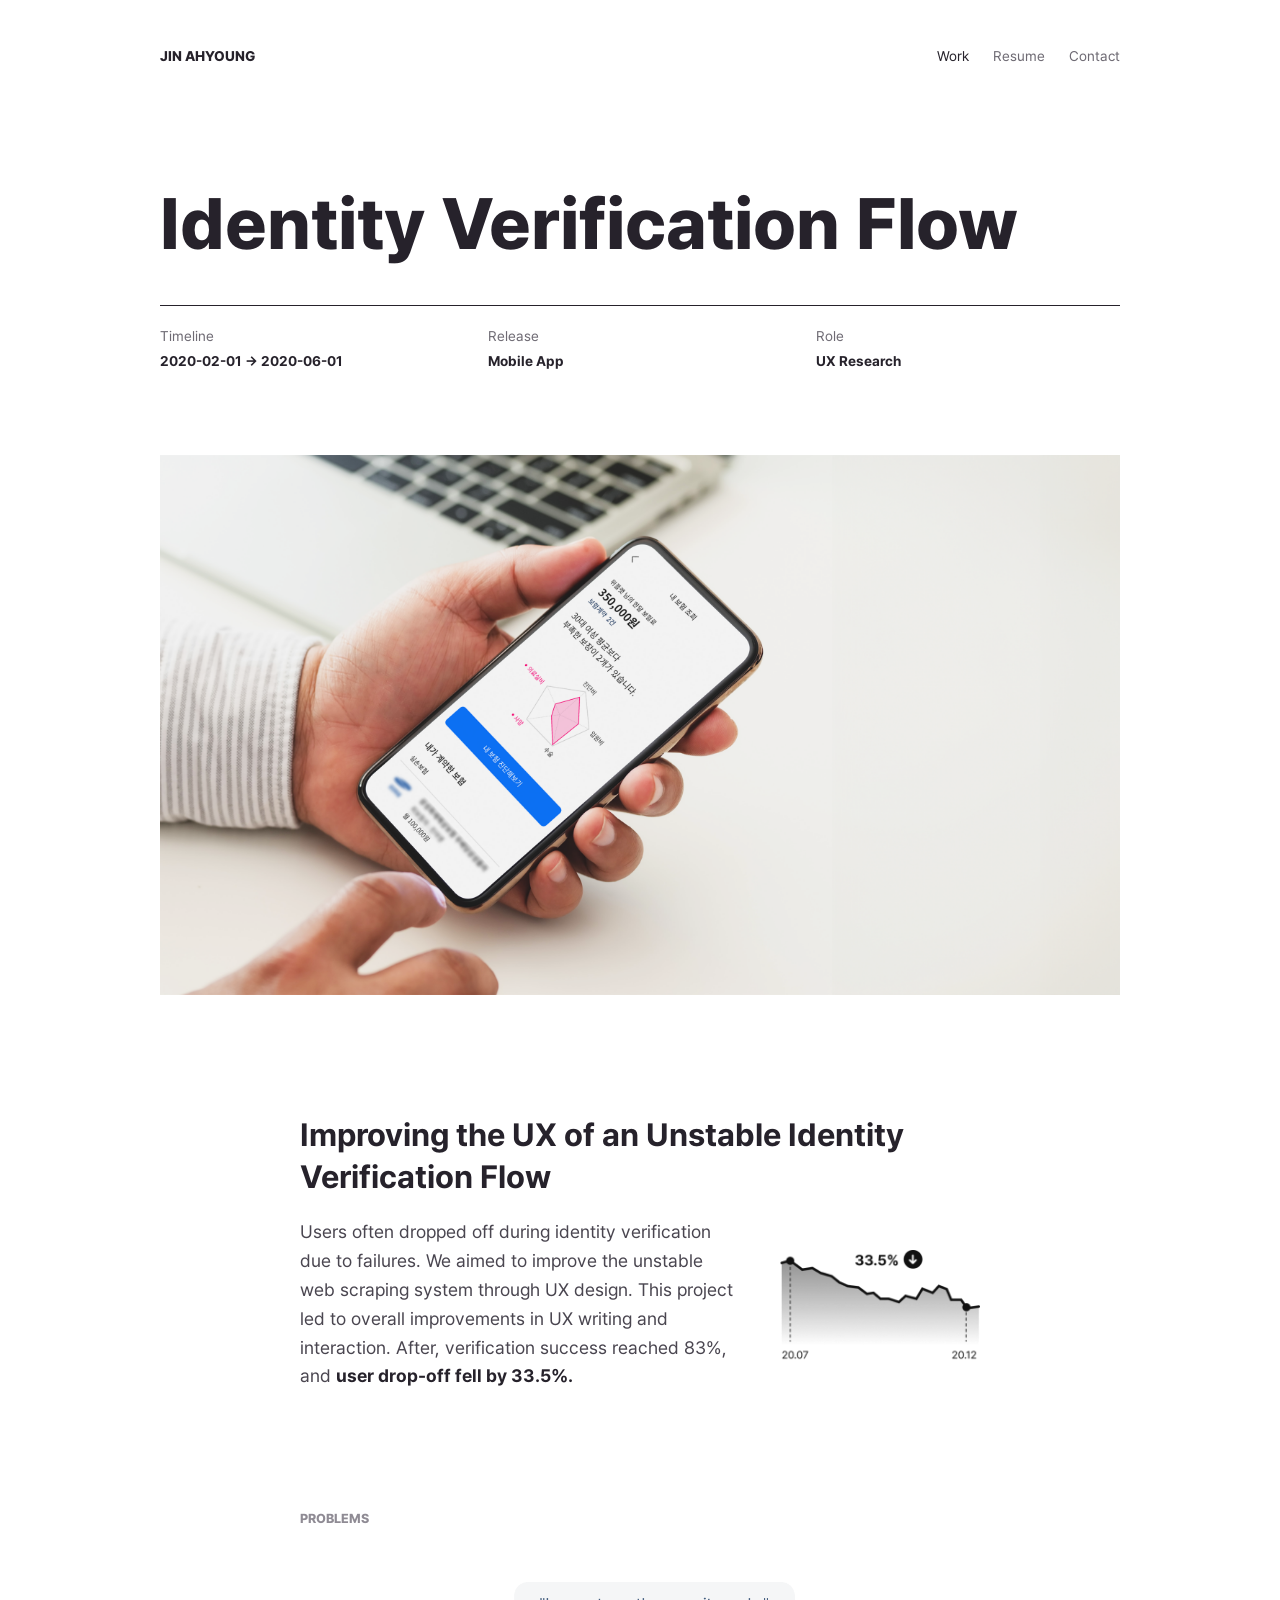
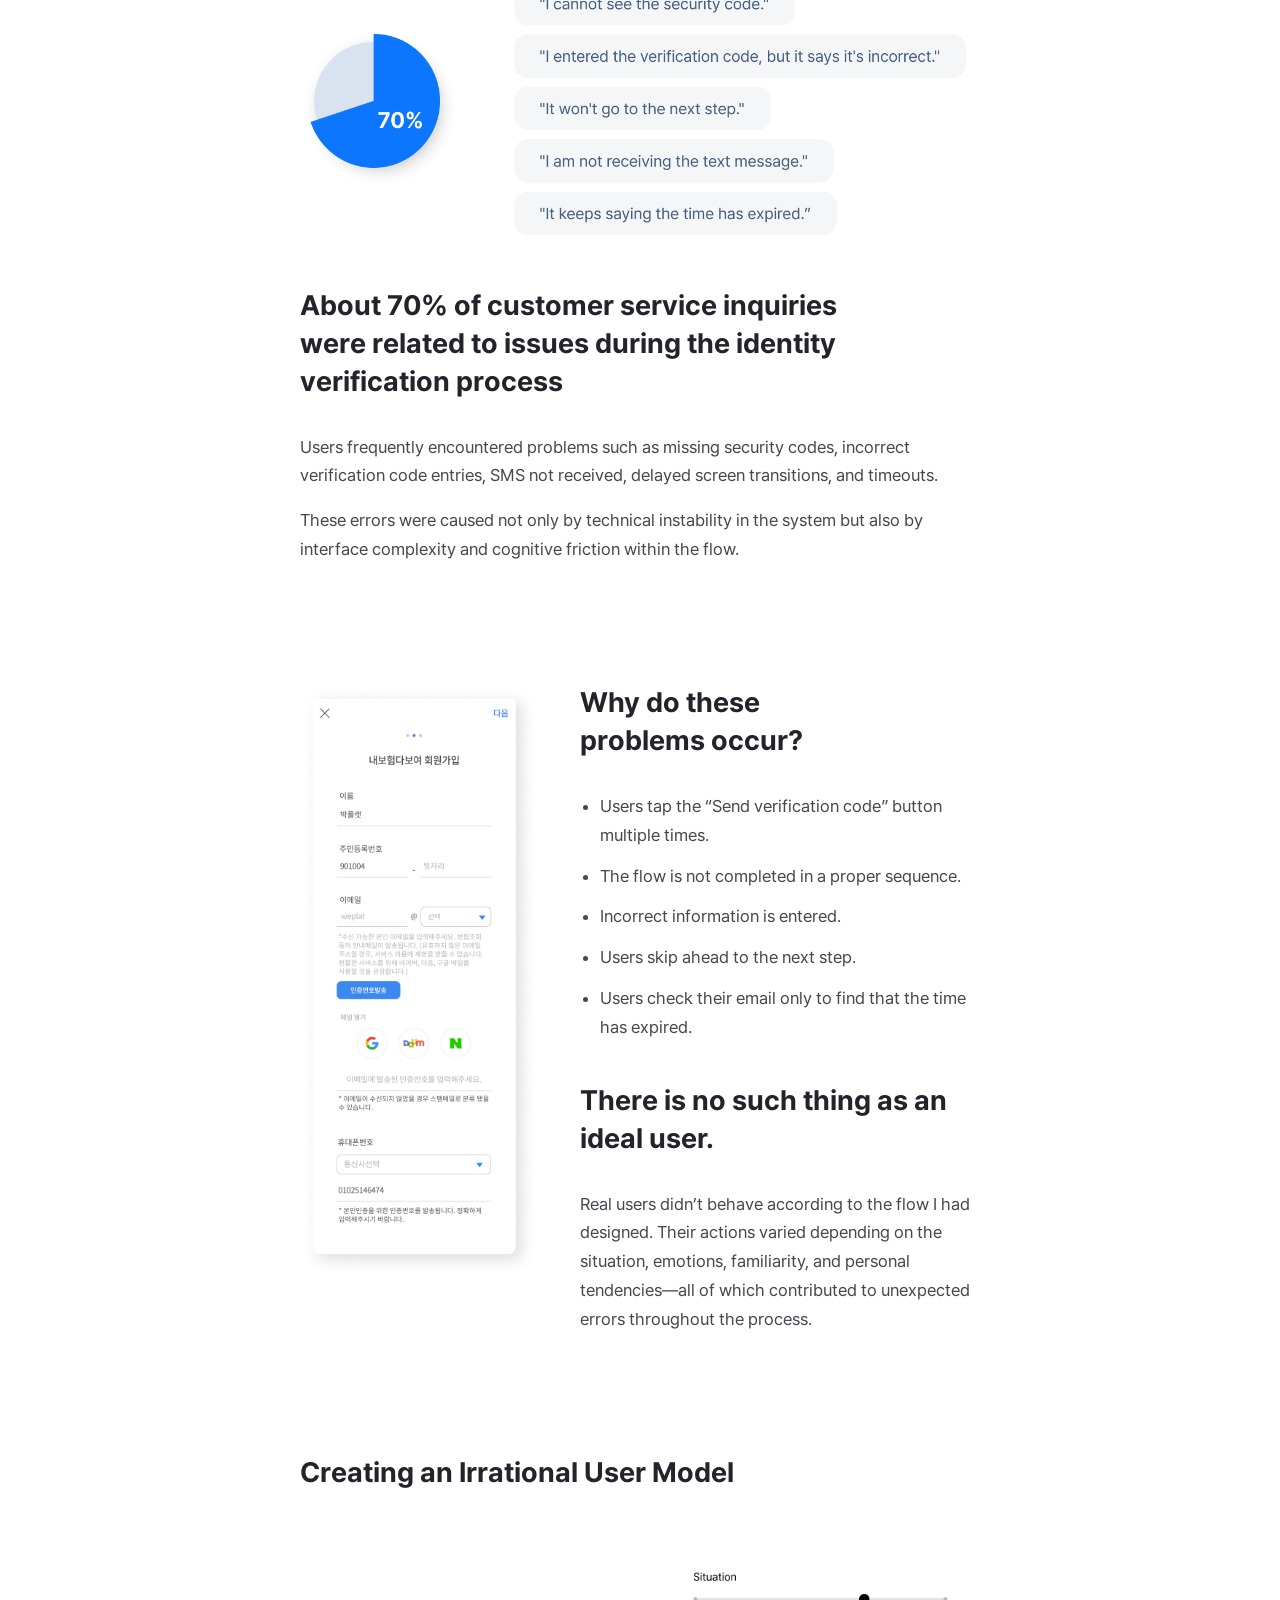
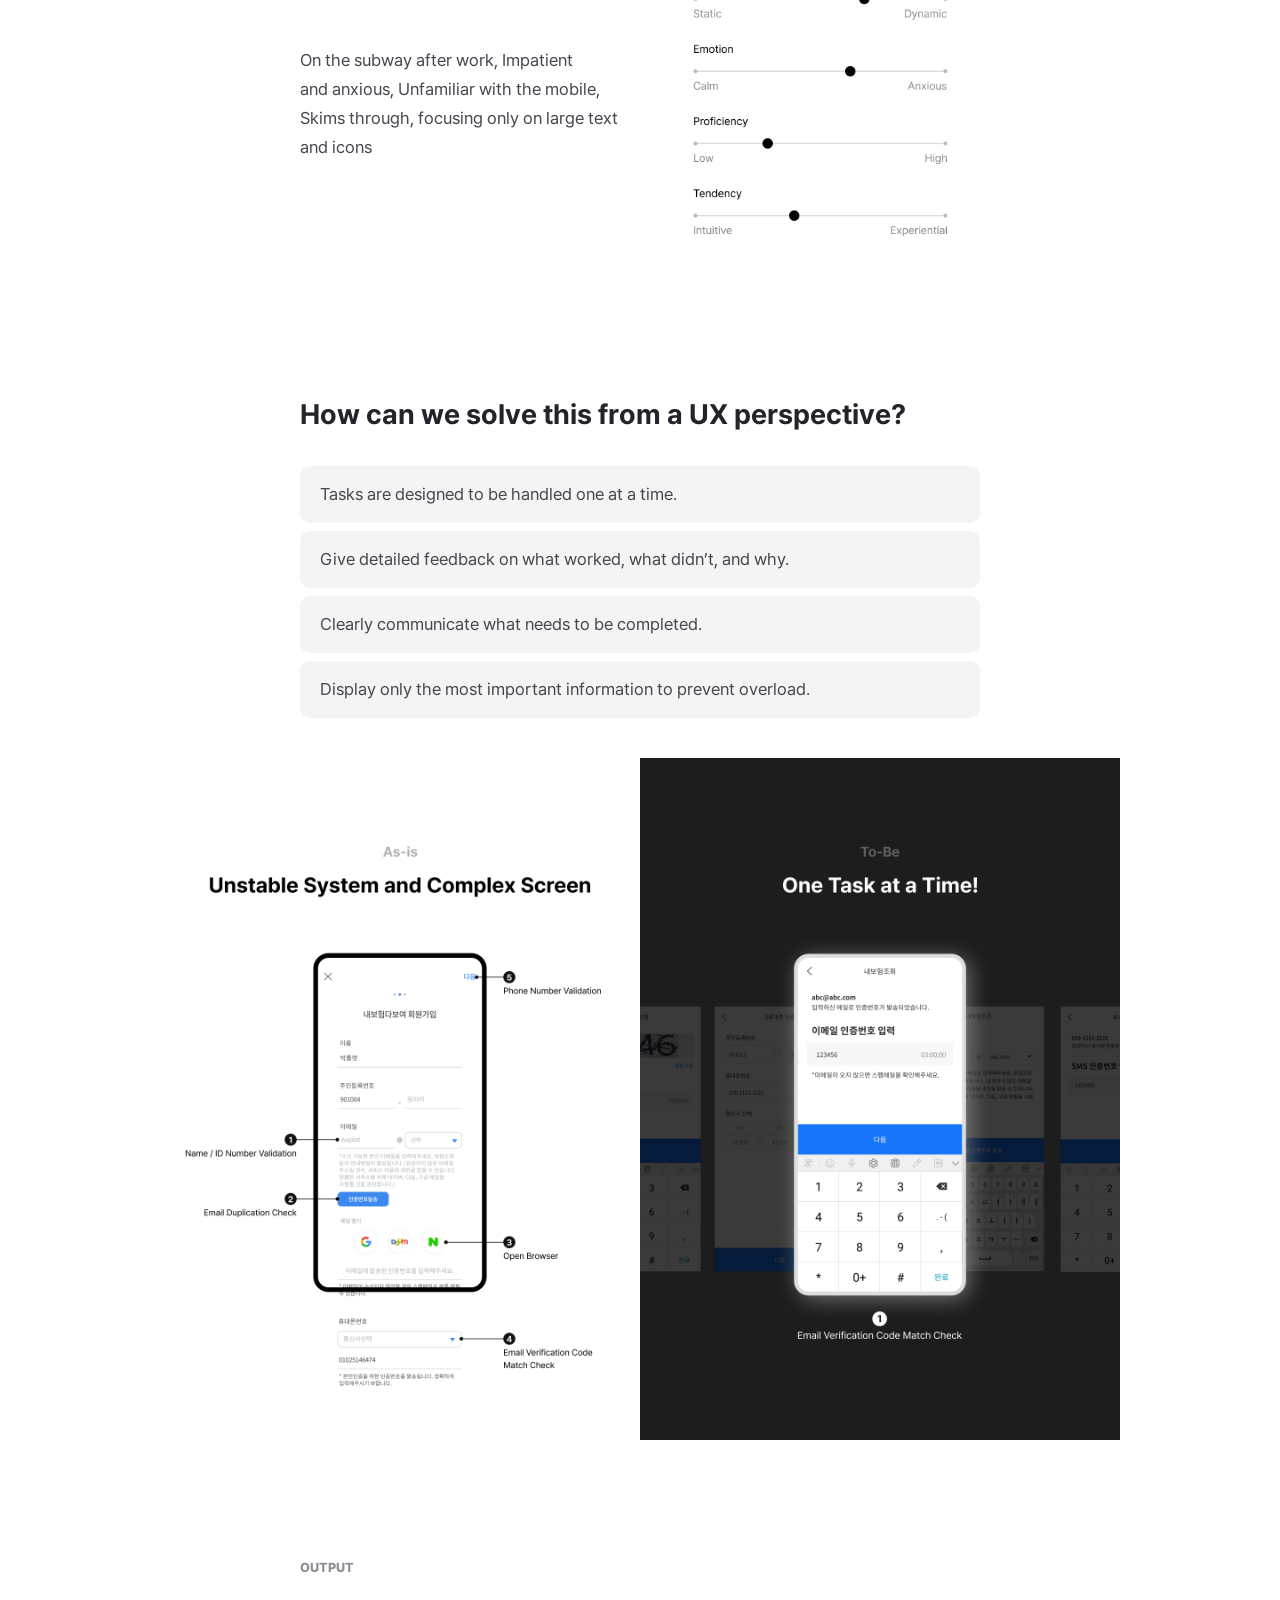
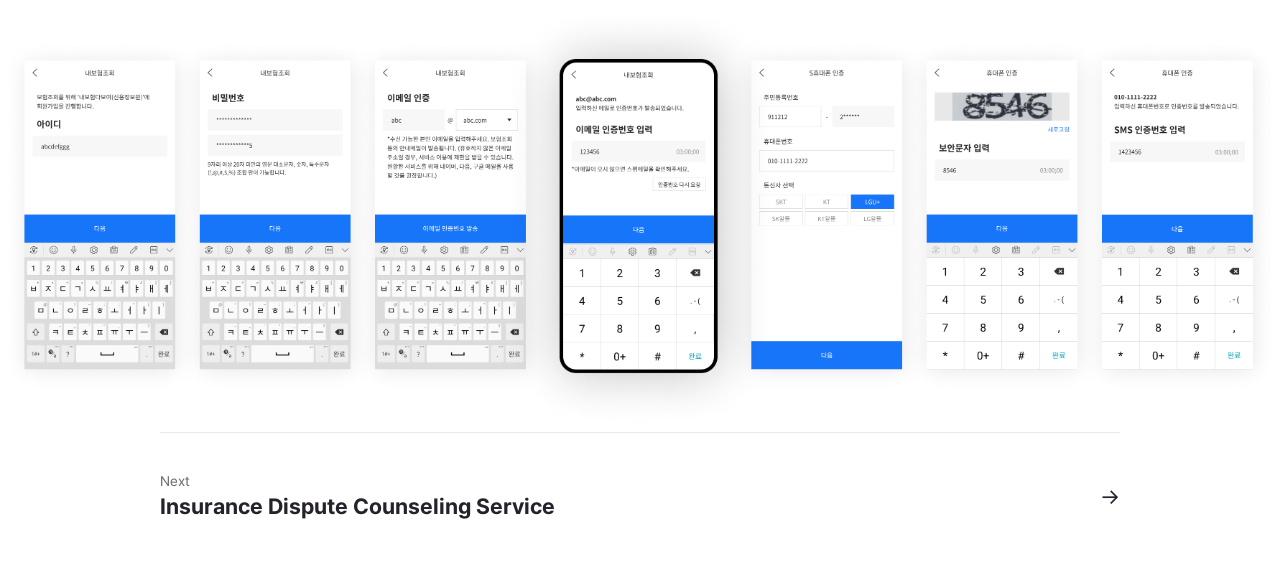
<file: identity-verification.html>
﻿<!DOCTYPE html>
<html lang="en">
<head>
<meta charset="utf-8">
<meta name="viewport" content="width=device-width, initial-scale=1">
<title>Identity Verification Flow — Jin Ahyoung</title>
<link rel="stylesheet" href="./style.css">
</head>
<body>
<div class="wrap">
<header class="site-header">
<a href="./index.html" style="font-weight:800">JIN AHYOUNG</a>
<nav style="display:flex;gap:24px;align-items:center">
<a href="./index.html" class="on">Work</a>
<a href="./resume.html" class="">Resume</a>
<a href="./contact.html" class="">Contact</a>
</nav>
</header>
<main>
<div style="padding:72px 0 42px">
<h1 style="margin:0;font-size:var(--fs-display);line-height:1.1;font-weight:800;color:#26222B">Identity Verification Flow</h1>
</div>
<div class="grid-3" style="gap:24px;padding:20px 0 83px;border-top:1px solid #26222B;font-size:var(--fs-small);line-height:1.5">
<div style="display:flex;flex-direction:column;gap:4px"><div style="color:#6E6A73">Timeline</div><div style="font-weight:600">2020-02-01 → 2020-06-01</div></div><div style="display:flex;flex-direction:column;gap:4px"><div style="color:#6E6A73">Release</div><div style="font-weight:600">Mobile App</div></div><div style="display:flex;flex-direction:column;gap:4px"><div style="color:#6E6A73">Role</div><div style="font-weight:600">UX Research</div></div>
</div>
<div style="padding-bottom:24px">
<div style="width:100%;aspect-ratio:16/9;overflow:hidden;margin-bottom:120px">
  <img src="./images/idv-hero.png" alt="Hand holding a phone showing the insurance lookup screen" style="display:block;width:100%;height:100%;object-fit:cover;object-position:center">
</div>
<div class="prose" style="font-size:var(--fs-title1);line-height:1.3;color:#26222B;margin-bottom:20px;font-weight:600">Improving the UX of an Unstable Identity Verification Flow</div>
<div class="prose" style="display:grid;grid-template-columns:minmax(0,11fr) minmax(0,5fr);gap:40px;align-items:center;margin-bottom:40px">
<p style="margin:0;font-size:var(--fs-subtitle);line-height:1.6;color:#4A4650;text-wrap:pretty">Users often dropped off during identity verification due to failures. We aimed to improve the unstable web scraping system through UX design. This project led to overall improvements in UX writing and interaction. After, verification success reached 83%, and <strong style="color:#26222B">user drop-off fell by 33.5%.</strong></p>
<img src="./images/idv-dropoff.png" alt="User drop-off fell 33.5% from 20.07 to 20.12" style="display:block;width:100%;height:auto">
</div>
<div class="cs-section" style="margin-top:120px">
<div class="cs-block">
<div class="cs-text"><div class="cs-label">PROBLEMS</div></div>
<div class="prose" style="display:grid;grid-template-columns:minmax(0,1fr) minmax(0,3fr);gap:40px;align-items:center"><img src="./images/idv-inquiries.png" alt="70% of inquiries"><img src="./images/idv-quotes.png" alt="Customer inquiries about verification errors"></div>
<div class="cs-text"><h3 class="cs-title">About 70% of customer service inquiries were related to issues during the identity verification process</h3><p>Users frequently encountered problems such as missing security codes, incorrect verification code entries, SMS not received, delayed screen transitions, and timeouts.</p><p>These errors were caused not only by technical instability in the system but also by interface complexity and cognitive friction within the flow.</p></div>
</div>
<div class="prose" style="display:grid;grid-template-columns:minmax(0,3fr) minmax(0,5fr);gap:40px;align-items:start">
<img src="./images/idv-asis-screen.png" alt="As-is sign-up screen">
<div style="display:flex;flex-direction:column;gap:40px">
<div class="cs-text"><h3 class="cs-title">Why do these problems occur?</h3><ul>
<li>Users tap the “Send verification code” button multiple times.</li>
<li>The flow is not completed in a proper sequence.</li>
<li>Incorrect information is entered.</li>
<li>Users skip ahead to the next step.</li>
<li>Users check their email only to find that the time has expired.</li>
</ul></div>
<div class="cs-text"><h3 class="cs-title">There is no such thing as an ideal user.</h3><p>Real users didn’t behave according to the flow I had designed. Their actions varied depending on the situation, emotions, familiarity, and personal tendencies—all of which contributed to unexpected errors throughout the process.</p></div>
</div>
</div>
</div>
<div class="cs-section" style="margin-top:120px">
<div class="cs-block">
<div class="cs-text"><h3 class="cs-title">Creating an Irrational User Model</h3></div>
<div class="prose grid-2" style="gap:40px;align-items:center">
<div class="cs-text"><p>On the subway after work, Impatient and anxious, Unfamiliar with the mobile, Skims through, focusing only on large text and icons</p></div>
<img src="./images/idv-user-model.png" alt="User model: situation, emotion, proficiency, tendency">
</div>
</div>
<div class="cs-block">
<div class="cs-text"><h3 class="cs-title">How can we solve this from a UX perspective?</h3>
<ul style="list-style:none;padding:0;gap:8px;margin-top:16px">
<li style="background:#F4F4F5;border-radius:10px;padding:14px 20px">Tasks are designed to be handled one at a time.</li>
<li style="background:#F4F4F5;border-radius:10px;padding:14px 20px">Give detailed feedback on what worked, what didn’t, and why.</li>
<li style="background:#F4F4F5;border-radius:10px;padding:14px 20px">Clearly communicate what needs to be completed.</li>
<li style="background:#F4F4F5;border-radius:10px;padding:14px 20px">Display only the most important information to prevent overload.</li>
</ul></div>
<img src="./images/idv-asis-tobe.png" alt="As-is: unstable system and complex screen. To-be: one task at a time">
</div>
</div>
<div style="margin-top:120px">
<div class="cs-text"><div class="cs-label">OUTPUT</div></div>
</div>
</div>
</main>
</div>
<img src="./images/idv-output.png" alt="Redesigned verification flow, one step per screen" style="display:block;width:100%;height:auto">
<div class="wrap">
<a href="./insurance-dispute.html" class="hov" style="margin-top:0;padding:40px 0 56px;border-top:1px solid #EAEAEA;display:flex;justify-content:space-between;align-items:center">
<div style="display:flex;flex-direction:column;gap:4px"><div style="font-size:var(--fs-small);color:#6E6A73">Next</div><div style="font-size:var(--fs-lead);font-weight:700">Insurance Dispute Counseling Service</div></div>
<div style="font-size:var(--fs-lead)">→</div>
</a>
</div>
</body>
</html>
</file>
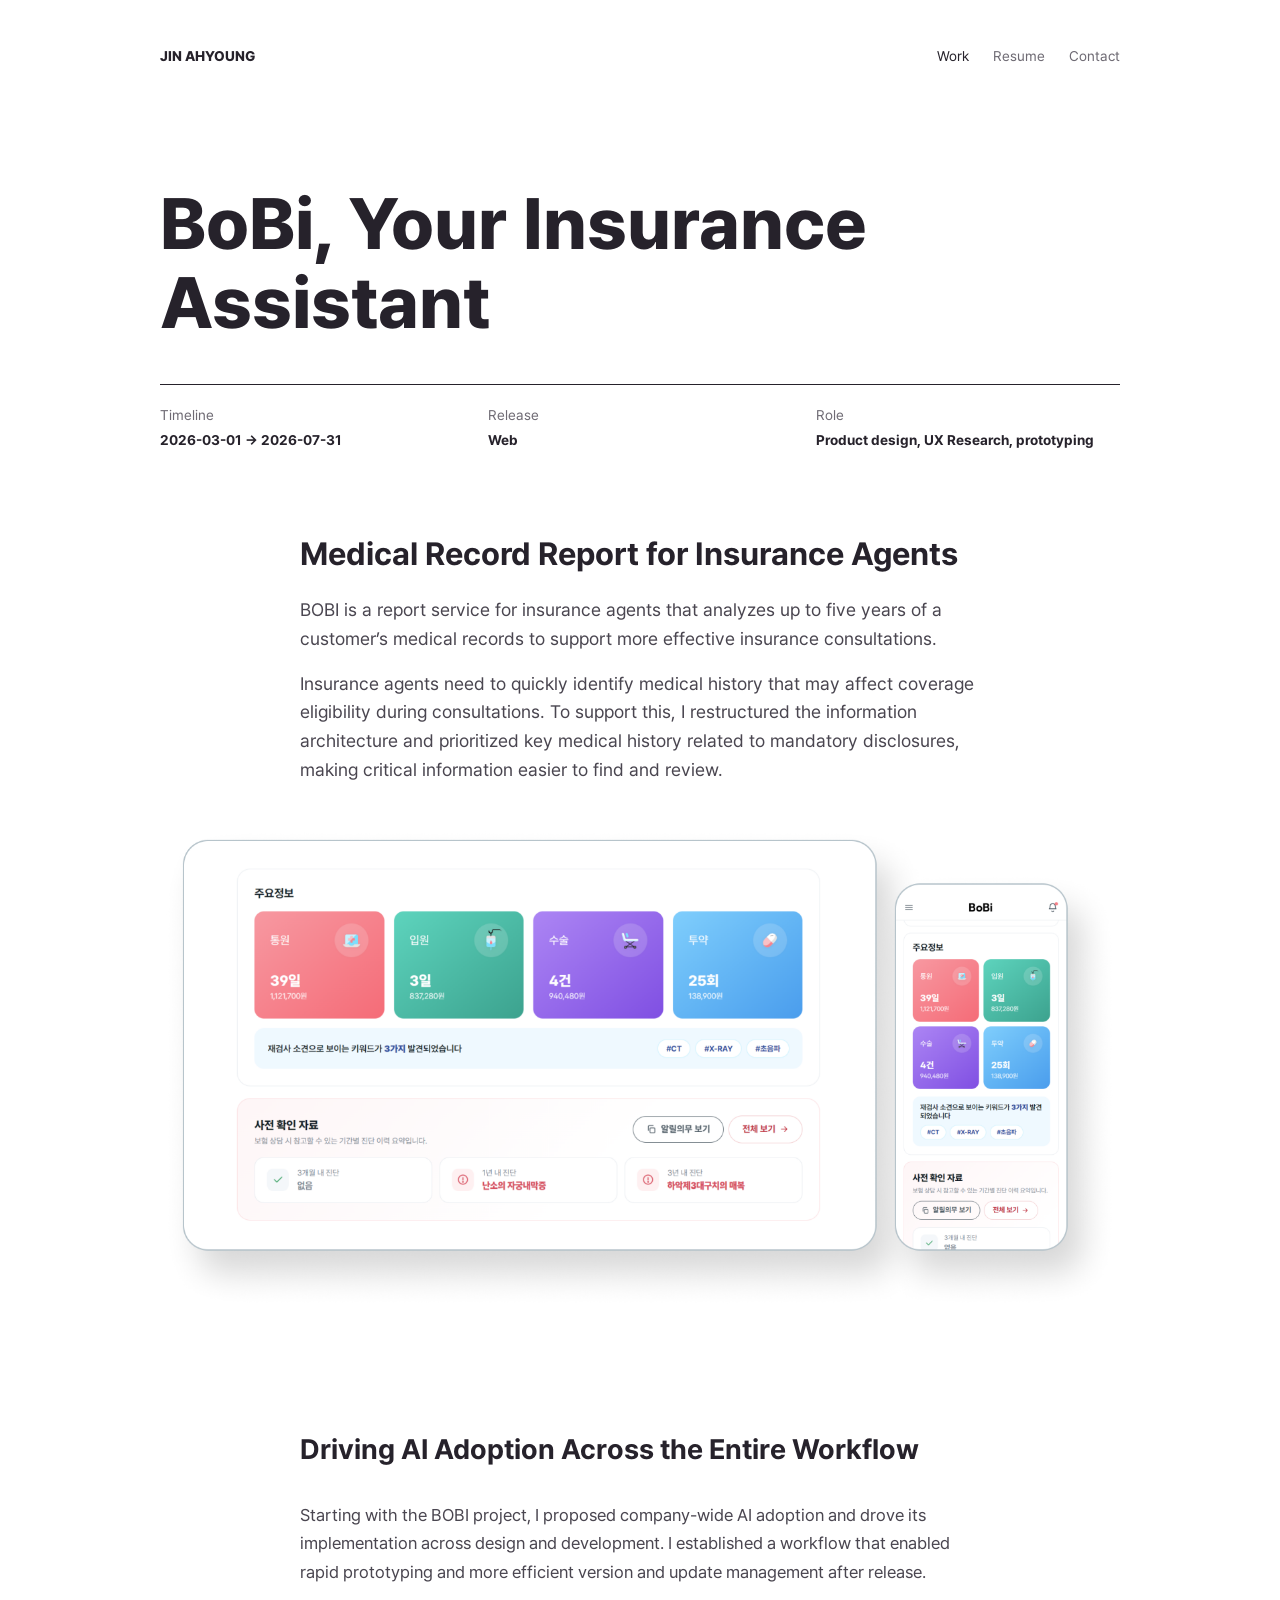
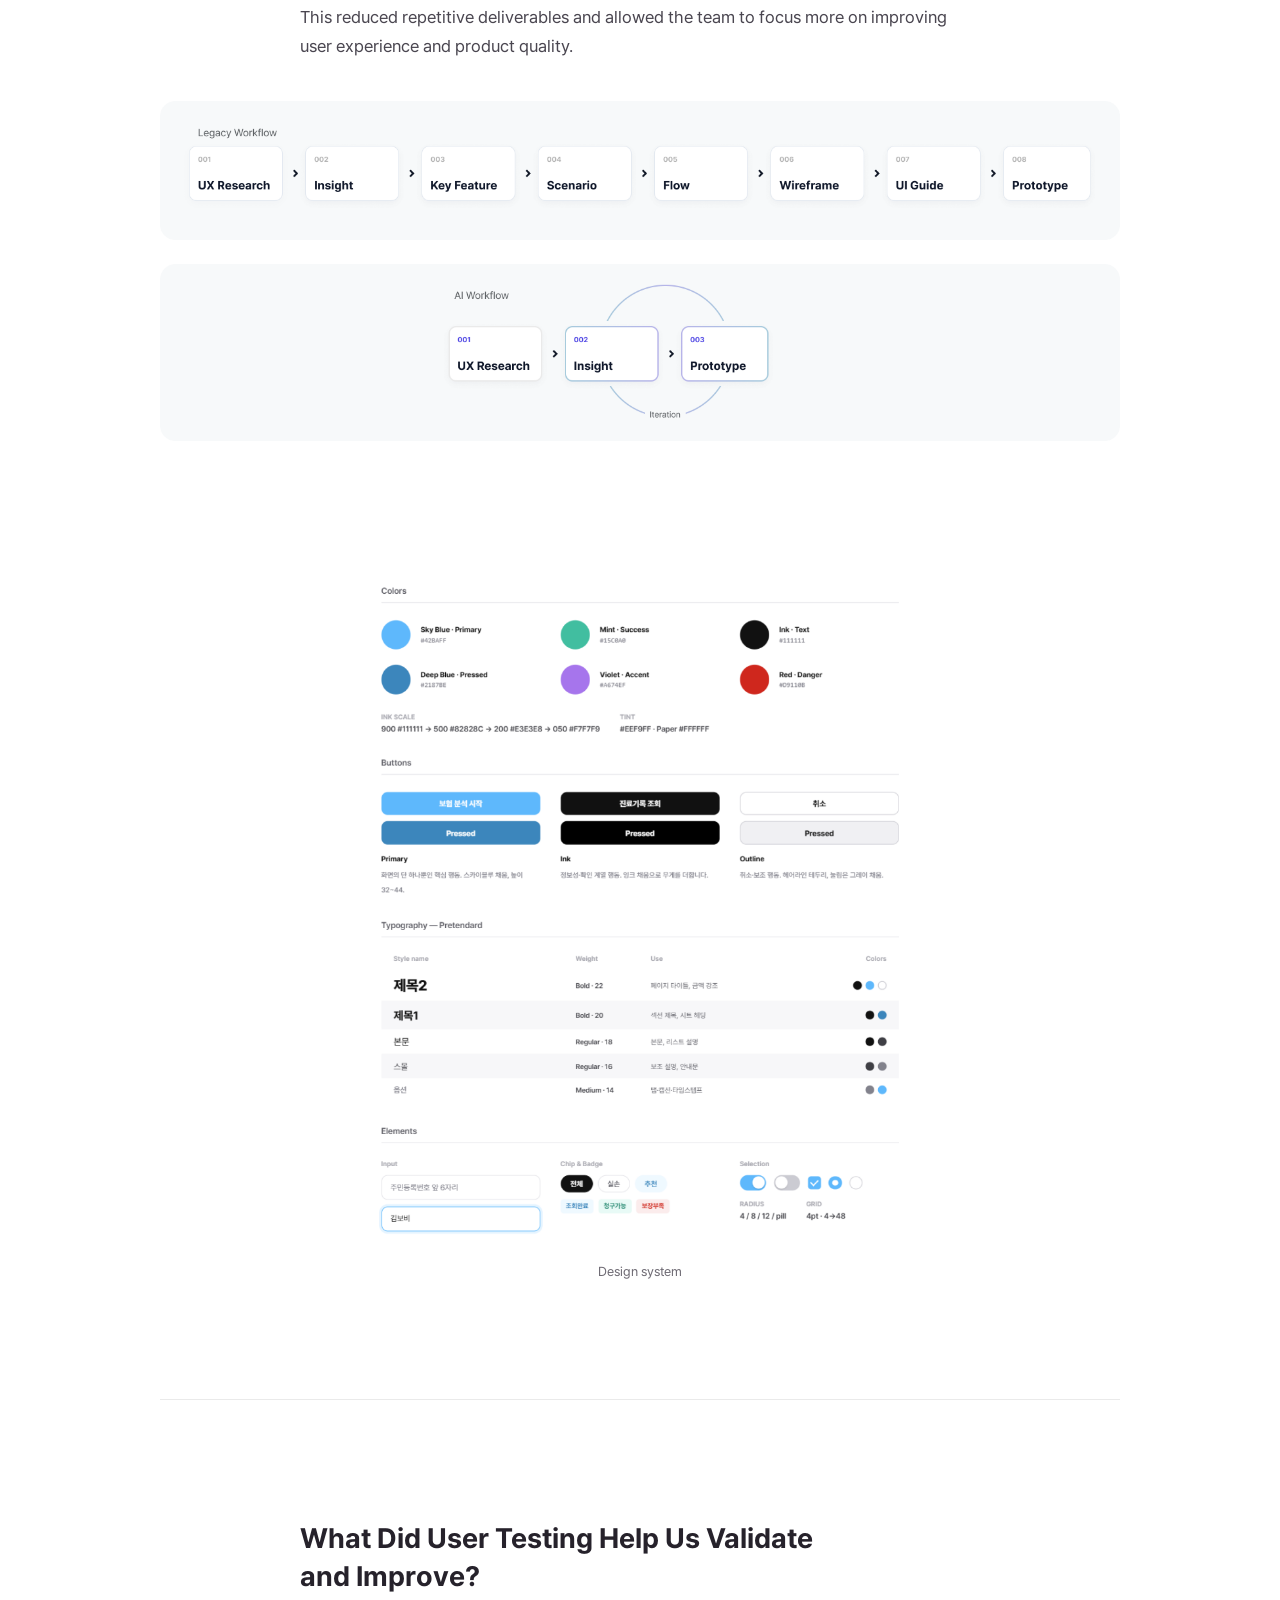
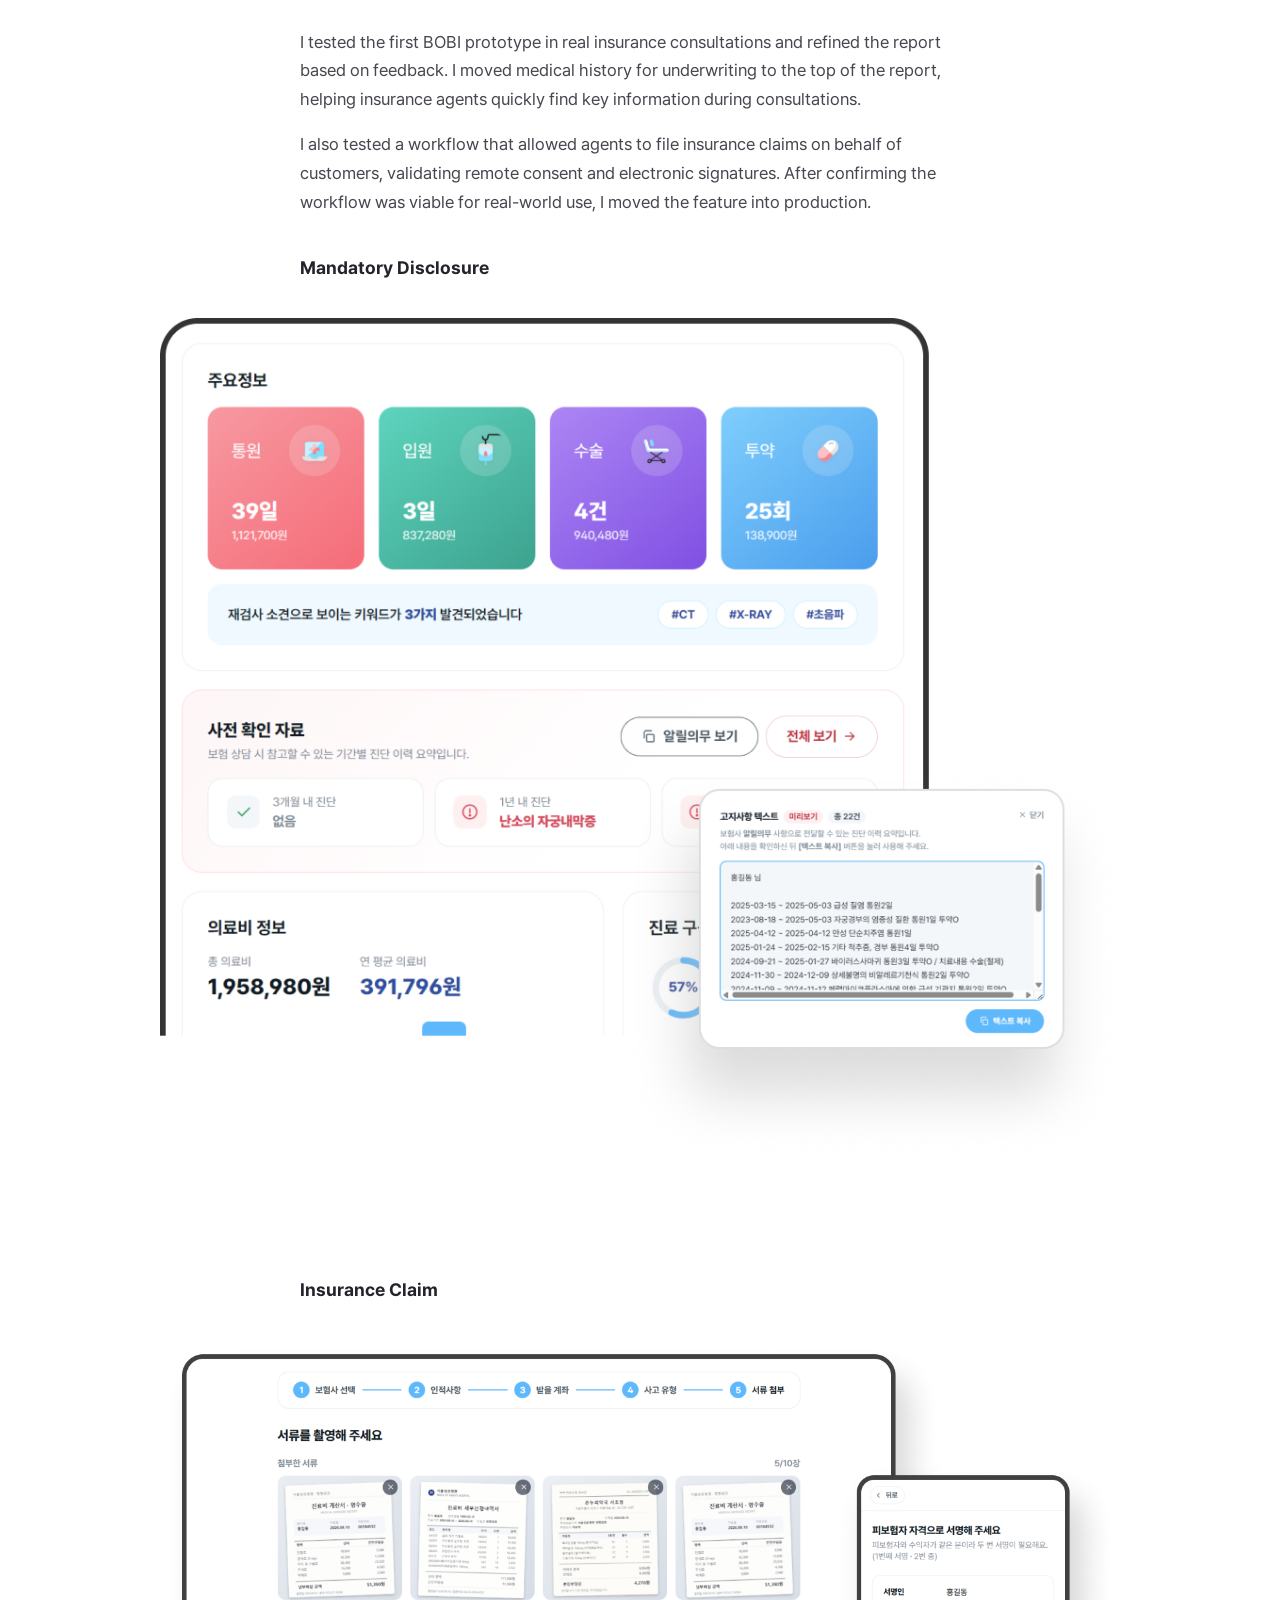
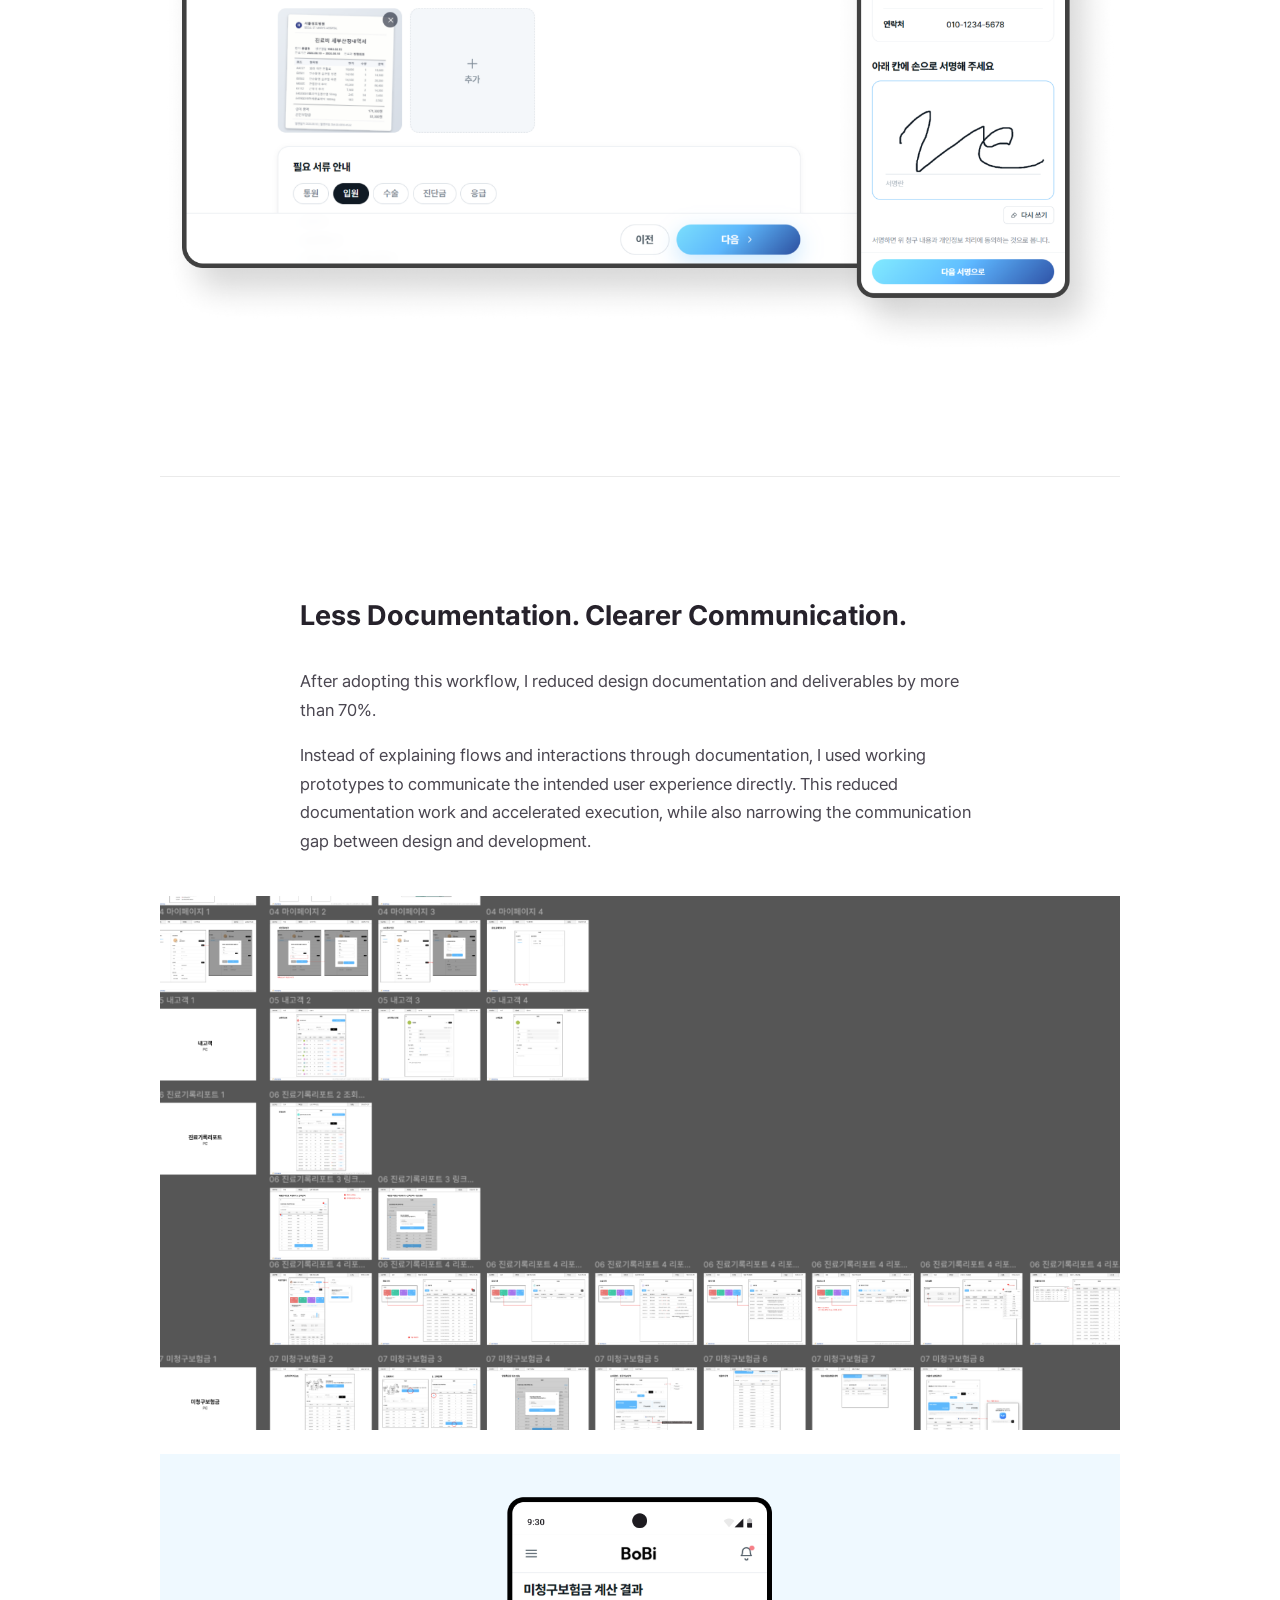
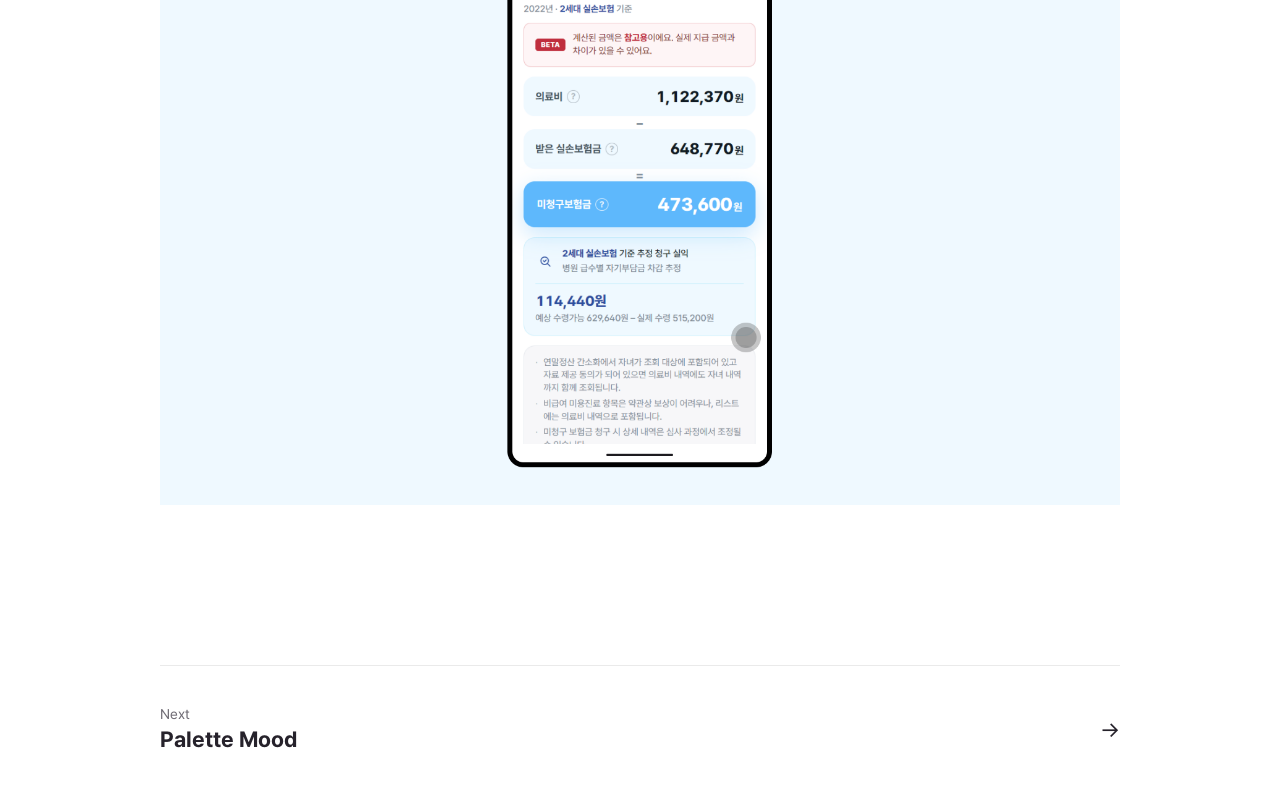
<file: insurance-assistant.html>
﻿<!DOCTYPE html>
<html lang="en">
<head>
<meta charset="utf-8">
<meta name="viewport" content="width=device-width, initial-scale=1">
<title>Bobi, Your Insurance Assistant — Jin Ahyoung</title>
<link rel="stylesheet" href="./style.css">
</head>
<body>
<div class="wrap">
<header class="site-header">
<a href="./index.html" style="font-weight:800">JIN AHYOUNG</a>
<nav style="display:flex;gap:24px;align-items:center">
<a href="./index.html" class="on">Work</a>
<a href="./resume.html" class="">Resume</a>
<a href="./contact.html" class="">Contact</a>
</nav>
</header>
<main>
<div style="padding:72px 0 42px">
<h1 style="margin:0;font-size:var(--fs-display);line-height:1.1;font-weight:800;color:#26222B">BoBi, Your Insurance Assistant</h1>
</div>
<div class="grid-3" style="gap:24px;padding:20px 0 83px;border-top:1px solid #26222B;font-size:var(--fs-small);line-height:1.5">
<div style="display:flex;flex-direction:column;gap:4px"><div style="color:#6E6A73">Timeline</div><div style="font-weight:600">2026-03-01 → 2026-07-31</div></div><div style="display:flex;flex-direction:column;gap:4px"><div style="color:#6E6A73">Release</div><div style="font-weight:600">Web</div></div><div style="display:flex;flex-direction:column;gap:4px"><div style="color:#6E6A73">Role</div><div style="font-weight:600">Product design, UX Research, prototyping</div></div>
</div>
<div style="padding-bottom:160px">
<div class="prose" style="font-size:var(--fs-title1);line-height:1.3;color:#26222B;margin-bottom:20px;font-weight:600">Medical Record Report for Insurance Agents</div>
<p class="prose" style="margin-top:0;margin-bottom:16px;font-size:var(--fs-subtitle);line-height:1.6;color:#4A4650;text-wrap:pretty">BOBI is a report service for insurance agents that analyzes up to five years of a customer’s medical records to support more effective insurance consultations.</p>
<p class="prose" style="margin-top:0;margin-bottom:40px;font-size:var(--fs-subtitle);line-height:1.6;color:#4A4650;text-wrap:pretty">Insurance agents need to quickly identify medical history that may affect coverage eligibility during consultations. To support this, I restructured the information architecture and prioritized key medical history related to mandatory disclosures, making critical information easier to find and review.</p>
<img src="./images/assistant-desktop.png" alt="Bobi report on desktop and mobile" style="display:block;width:100%;height:auto">
<div class="cs-section" style="padding-top:120px">
<div class="cs-block">
<div class="cs-text"><h3 class="cs-title">Driving AI Adoption Across the Entire Workflow</h3><p>Starting with the BOBI project, I proposed company-wide AI adoption and drove its implementation across design and development. I established a workflow that enabled rapid prototyping and more efficient version and update management after release.</p><p>This reduced repetitive deliverables and allowed the team to focus more on improving user experience and product quality.</p></div>
<div class="cs-images"><img src="./images/assistant-workflow-legacy.png" alt="Legacy workflow"><img src="./images/assistant-workflow-ai.png" alt="AI workflow"></div>
</div>
<figure class="cs-figure"><img src="./images/assistant-design-system.png" alt="Design system" style="max-width:576px;margin:0 auto"><figcaption>Design system</figcaption></figure>
</div>
<div class="cs-section" style="margin-top:120px;padding-top:120px;border-top:1px solid #EAEAEA">
<div class="cs-block">
<div class="cs-text"><h3 class="cs-title">What Did User Testing Help Us Validate and Improve?</h3><p>I tested the first BOBI prototype in real insurance consultations and refined the report based on feedback. I moved medical history for underwriting to the top of the report, helping insurance agents quickly find key information during consultations.</p><p>I also tested a workflow that allowed agents to file insurance claims on behalf of customers, validating remote consent and electronic signatures. After confirming the workflow was viable for real-world use, I moved the feature into production.</p></div>
<div class="cs-section">
<div class="cs-block">
<div class="cs-text"><div class="cs-subtitle">Mandatory Disclosure</div></div>
<img src="./images/assistant-disclosure.png" alt="Mandatory disclosure summary">
</div>
<div class="cs-block">
<div class="cs-text"><div class="cs-subtitle">Insurance Claim</div></div>
<img src="./images/assistant-claim.png" alt="Insurance claim on behalf of customers">
</div>
</div>
</div>
</div>
<div class="cs-section" style="margin-top:120px;padding-top:120px;border-top:1px solid #EAEAEA">
<div class="cs-block">
<div class="cs-text"><h3 class="cs-title">Less Documentation. Clearer Communication.</h3><p>After adopting this workflow, I reduced design documentation and deliverables by more than 70%.</p><p>Instead of explaining flows and interactions through documentation, I used working prototypes to communicate the intended user experience directly. This reduced documentation work and accelerated execution, while also narrowing the communication gap between design and development.</p></div>
<div class="cs-images"><img src="./images/assistant-wireframes.png" alt="Design documentation"><img src="./images/assistant-mobile.png" alt="Working prototype on mobile"></div>
</div>
</div>
</div>
<a href="./palette-mood.html" class="hov" style="margin-top:0;padding:40px 0 56px;border-top:1px solid #EAEAEA;display:flex;justify-content:space-between;align-items:center">
<div style="display:flex;flex-direction:column;gap:4px"><div style="font-size:var(--fs-small);color:#6E6A73">Next</div><div style="font-size:var(--fs-lead);font-weight:700">Palette Mood</div></div>
<div style="font-size:var(--fs-lead)">→</div>
</a>
</main>
</div>
</body>
</html>
</file>
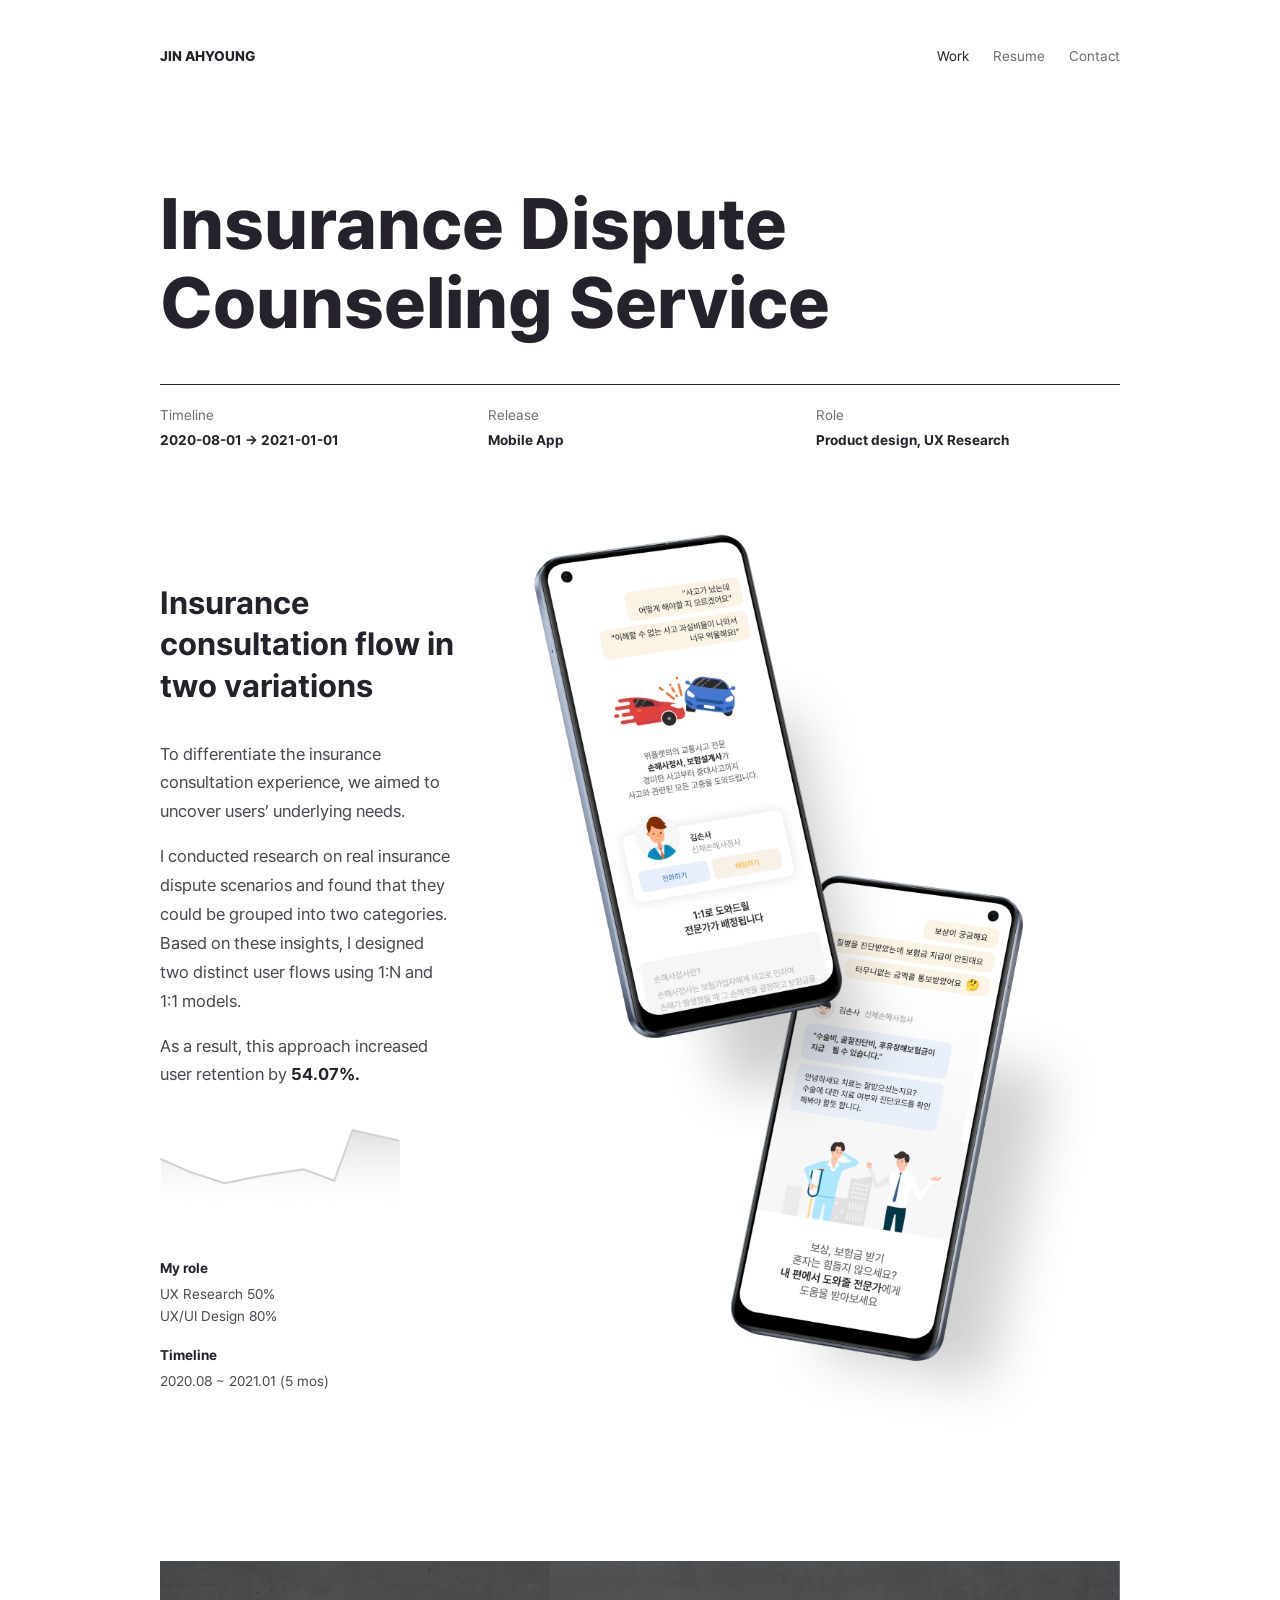
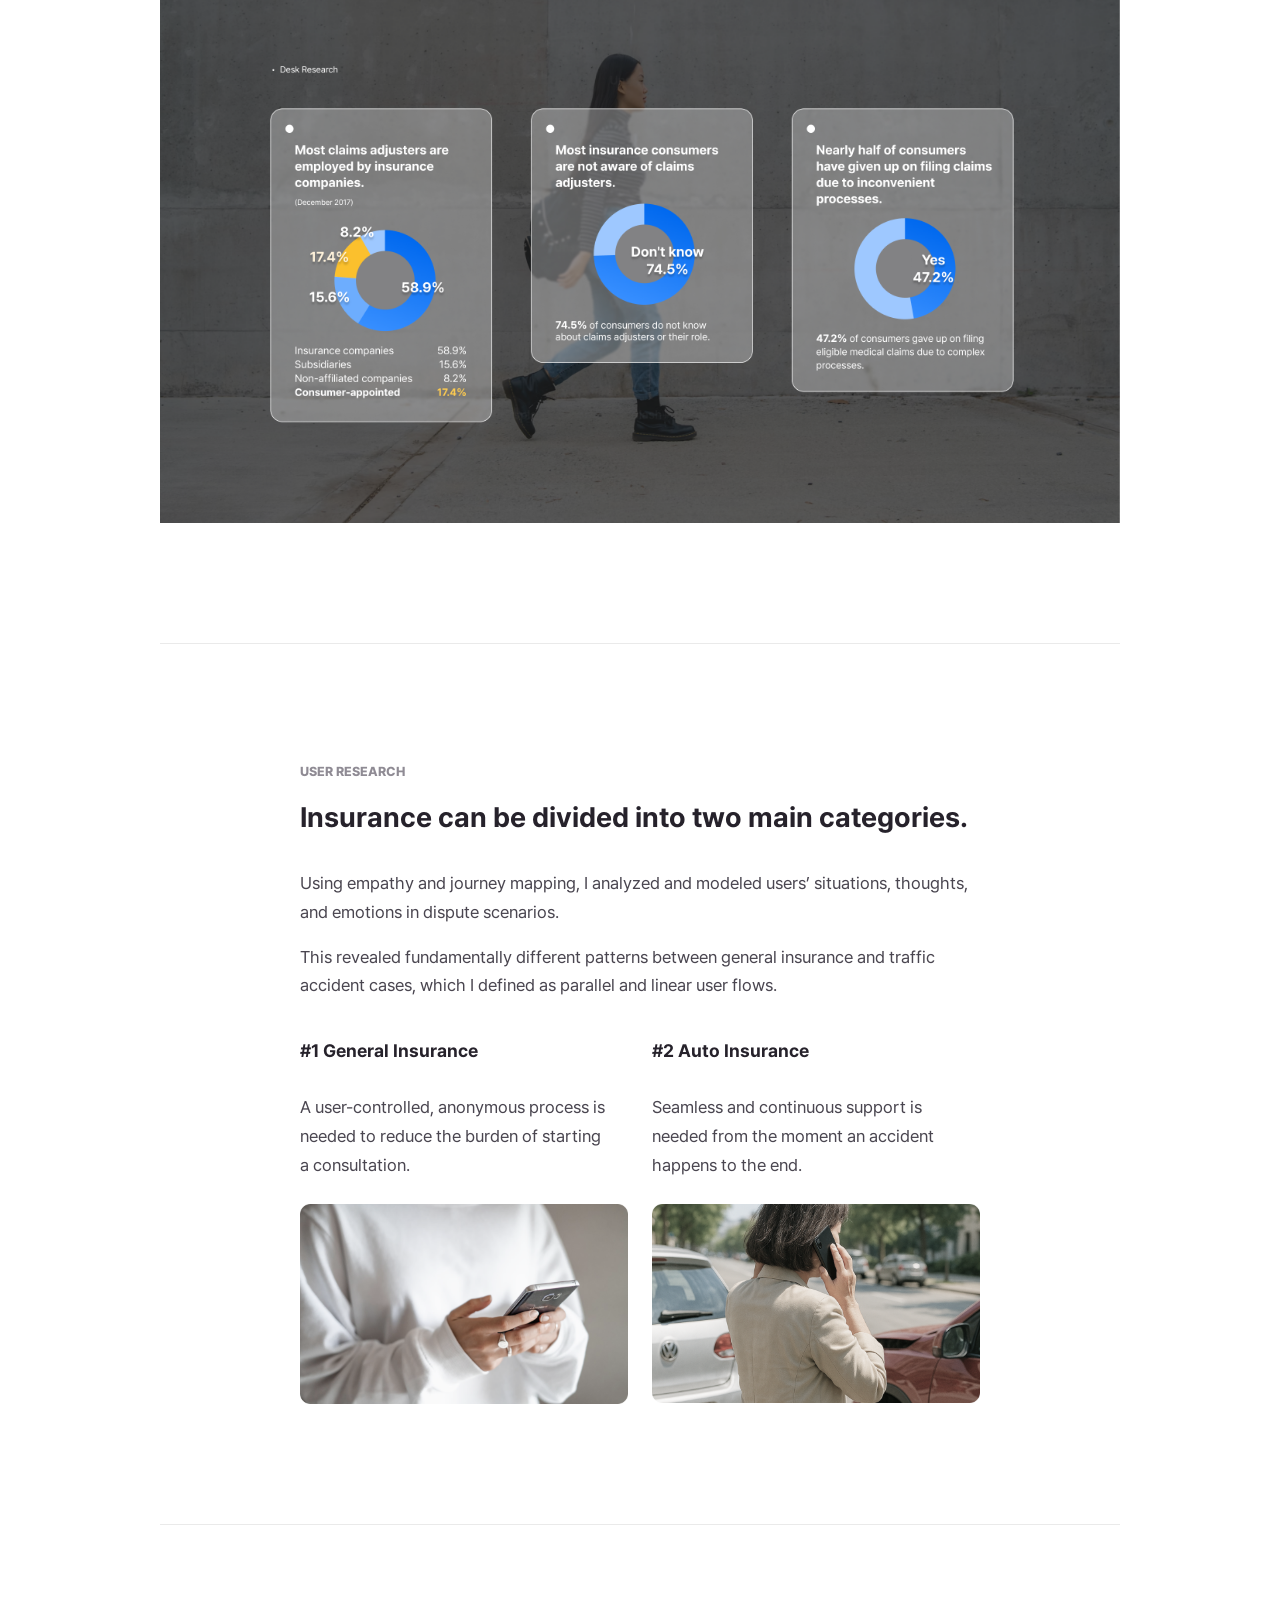
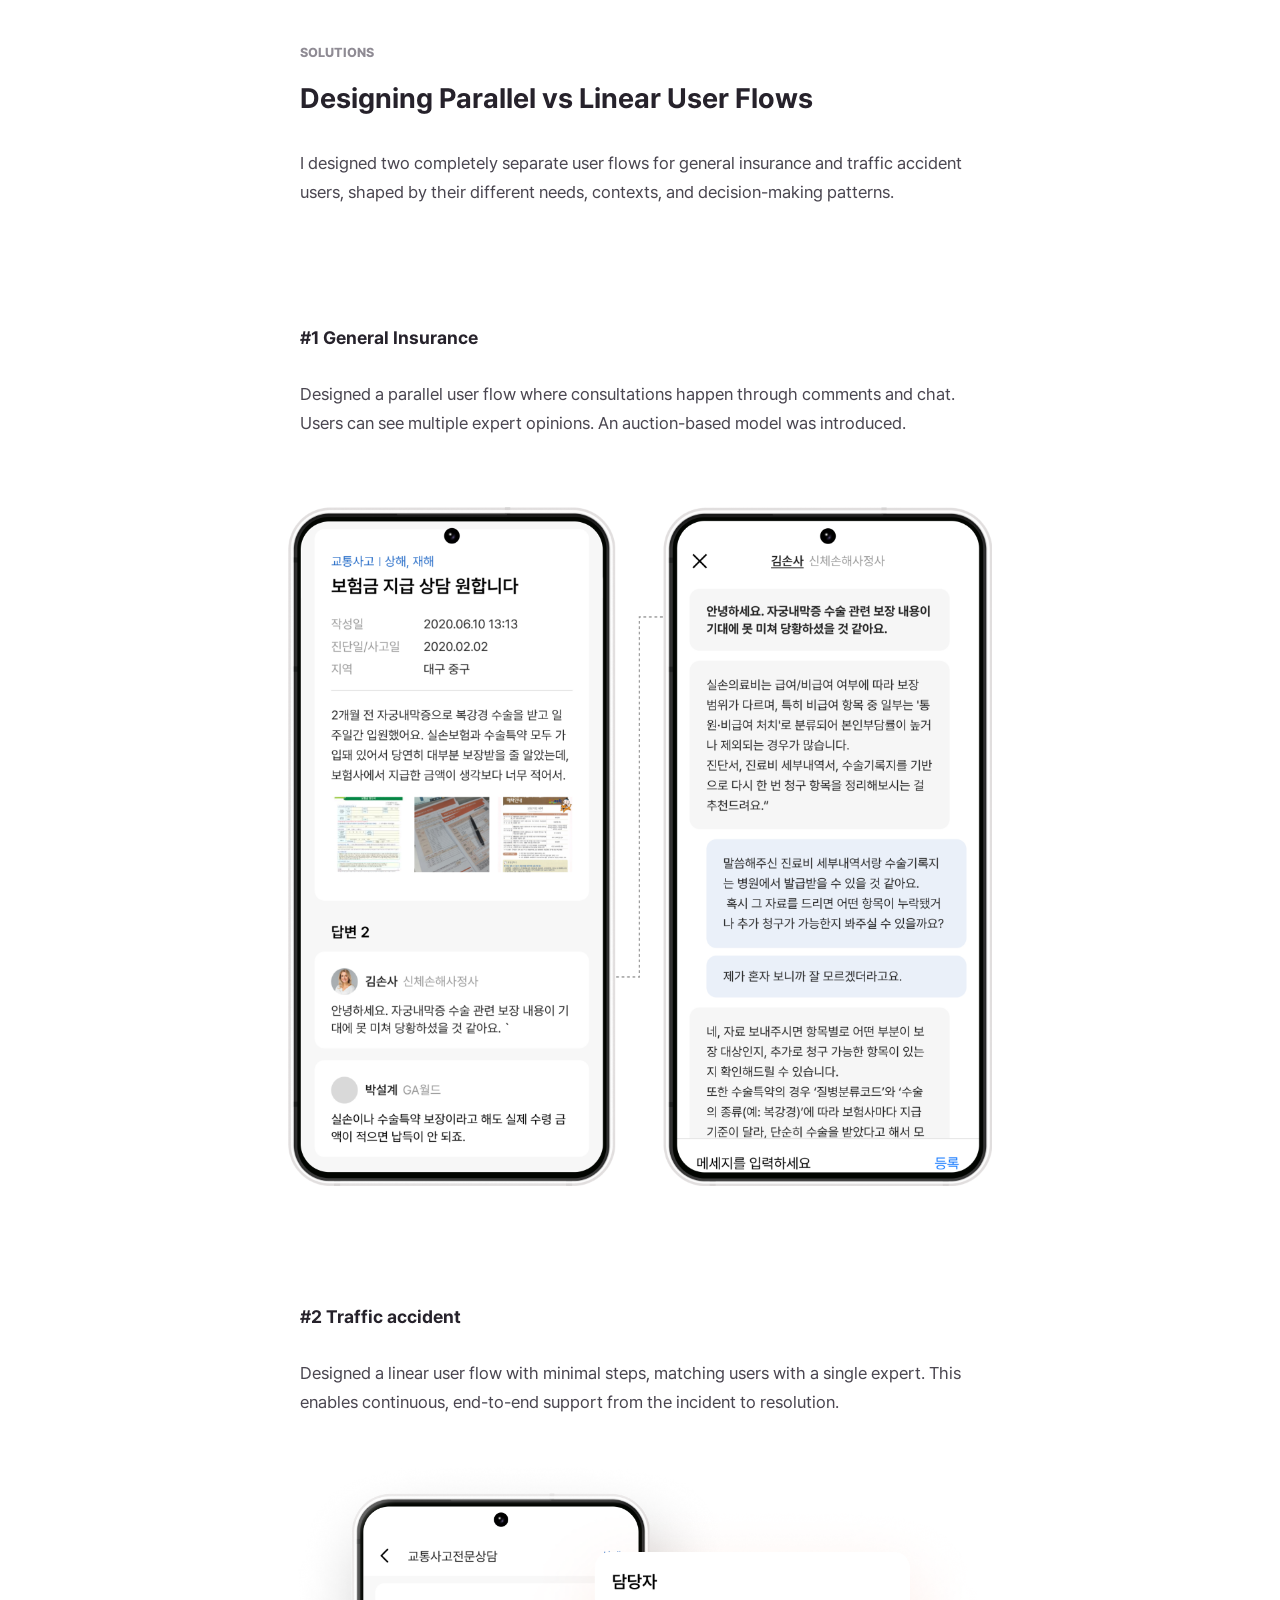
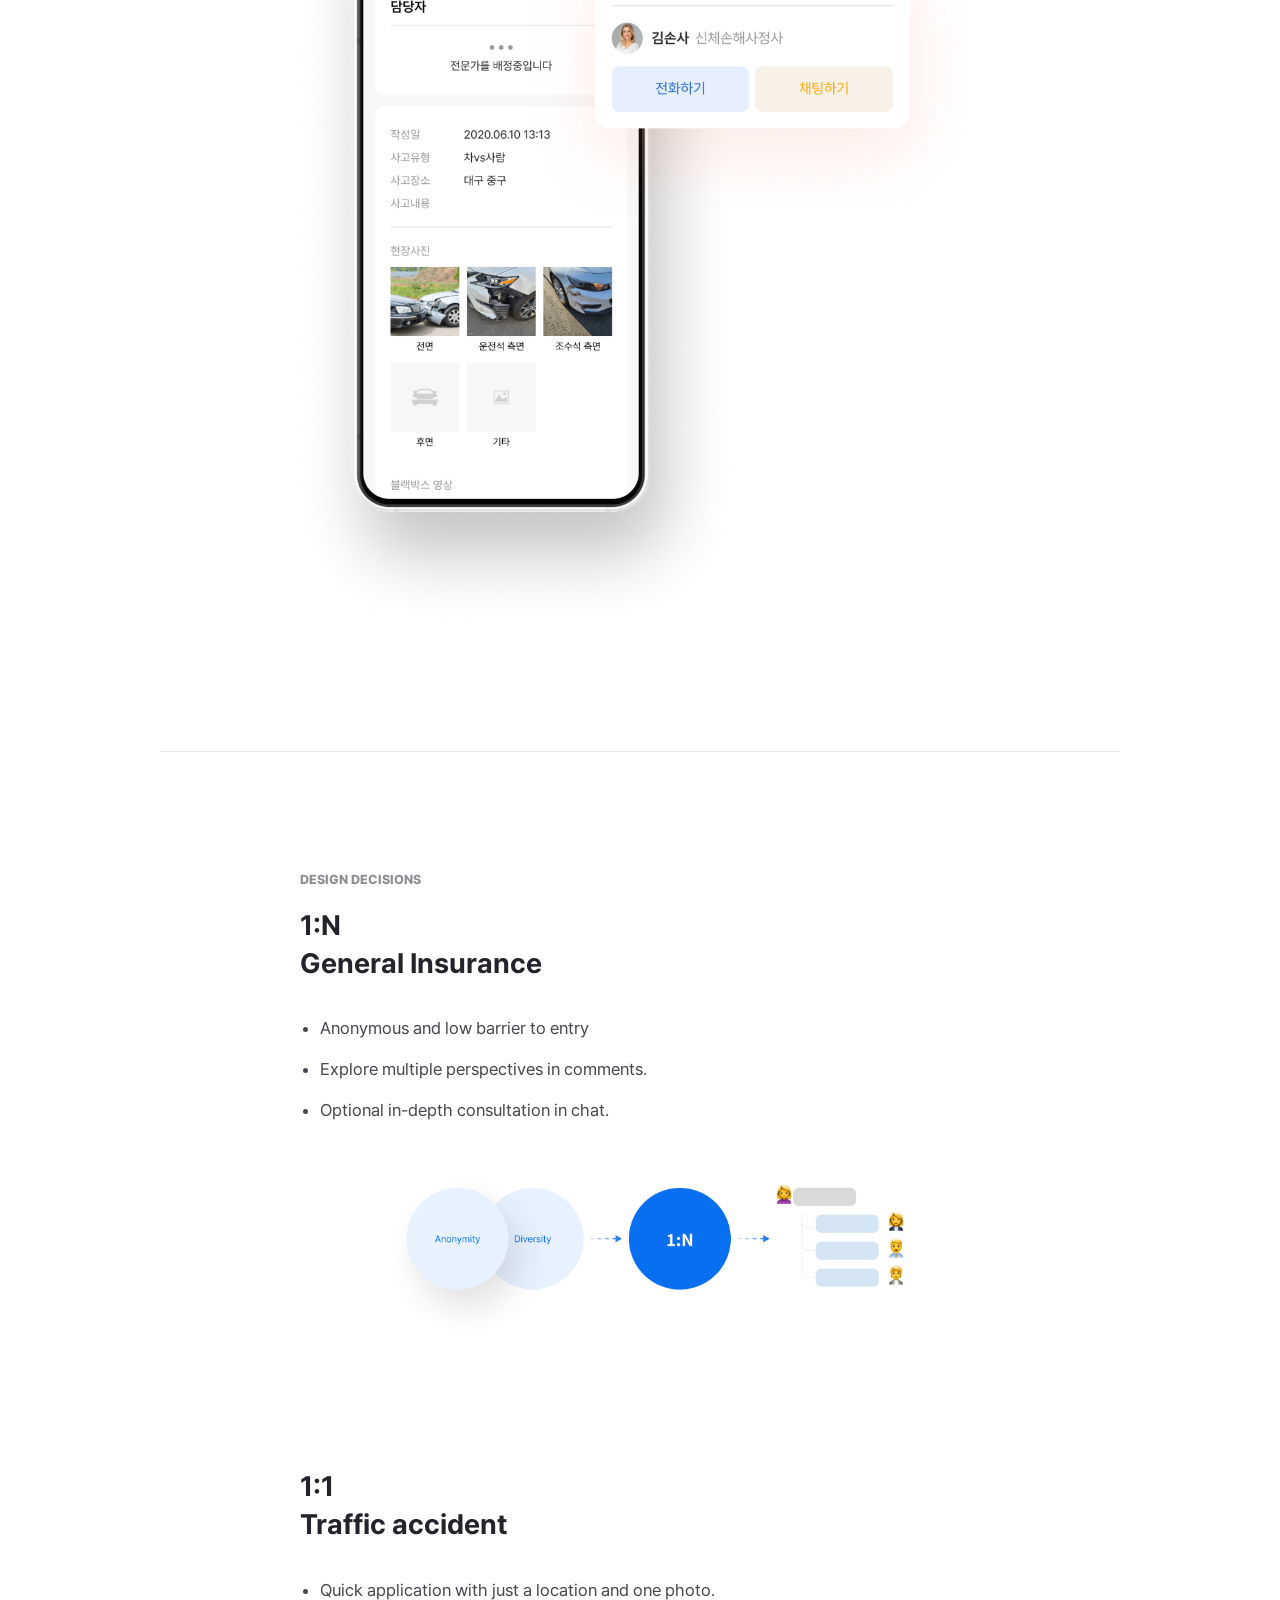
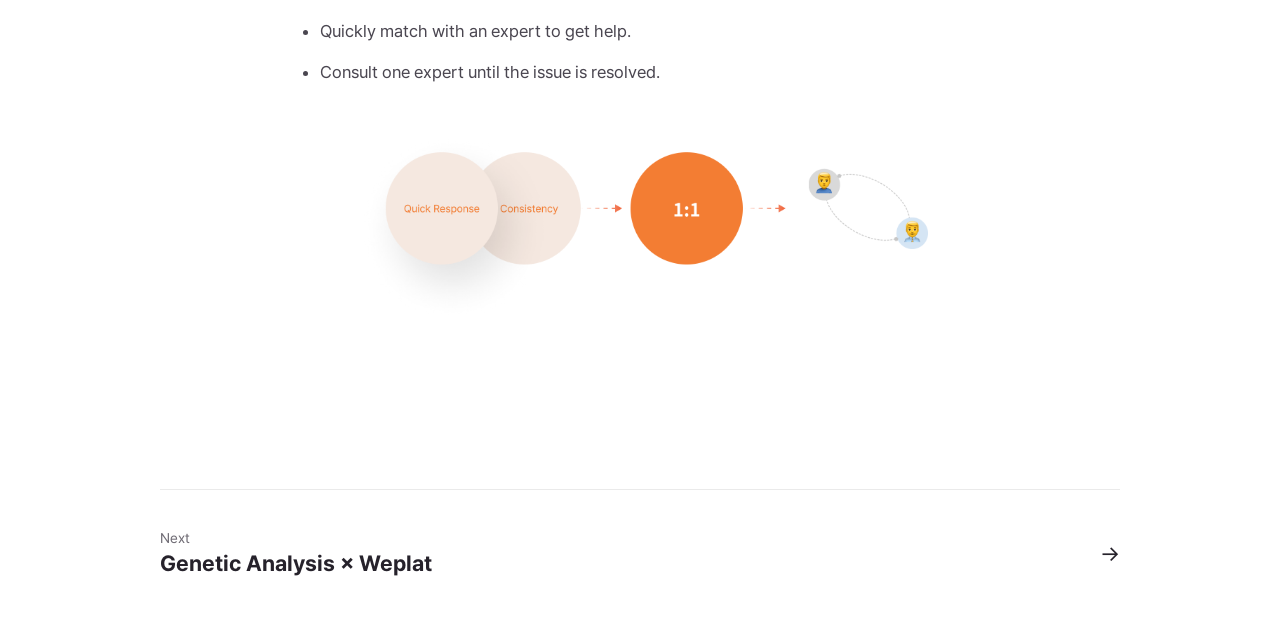
<file: insurance-dispute.html>
﻿<!DOCTYPE html>
<html lang="en">
<head>
<meta charset="utf-8">
<meta name="viewport" content="width=device-width, initial-scale=1">
<title>Insurance Dispute Counseling Service — Jin Ahyoung</title>
<link rel="stylesheet" href="./style.css">
</head>
<body>
<div class="wrap">
<header class="site-header">
<a href="./index.html" style="font-weight:800">JIN AHYOUNG</a>
<nav style="display:flex;gap:24px;align-items:center">
<a href="./index.html" class="on">Work</a>
<a href="./resume.html" class="">Resume</a>
<a href="./contact.html" class="">Contact</a>
</nav>
</header>
<main>
<div style="padding:72px 0 42px">
<h1 style="margin:0;font-size:var(--fs-display);line-height:1.1;font-weight:800;color:#26222B">Insurance Dispute Counseling Service</h1>
</div>
<div class="grid-3" style="gap:24px;padding:20px 0 83px;border-top:1px solid #26222B;font-size:var(--fs-small);line-height:1.5">
<div style="display:flex;flex-direction:column;gap:4px"><div style="color:#6E6A73">Timeline</div><div style="font-weight:600">2020-08-01 → 2021-01-01</div></div><div style="display:flex;flex-direction:column;gap:4px"><div style="color:#6E6A73">Release</div><div style="font-weight:600">Mobile App</div></div><div style="display:flex;flex-direction:column;gap:4px"><div style="color:#6E6A73">Role</div><div style="font-weight:600">Product design, UX Research</div></div>
</div>
<div style="padding-bottom:160px">
<div class="split" style="align-items:center">
<div style="display:flex;flex-direction:column;gap:40px">
<div class="cs-text"><h3 class="cs-title" style="font-size:var(--fs-title1);line-height:1.3">Insurance consultation flow in two variations</h3><p>To differentiate the insurance consultation experience, we aimed to uncover users’ underlying needs.</p><p>I conducted research on real insurance dispute scenarios and found that they could be grouped into two categories. Based on these insights, I designed two distinct user flows using 1:N and 1:1 models.</p><p>As a result, this approach increased user retention by <strong style="color:#26222B">54.07%.</strong></p></div>
<img src="./images/dispute-retention.png" alt="User retention trend" style="display:block;width:100%;max-width:240px;height:auto">
<div style="display:flex;flex-direction:column;gap:16px;font-size:var(--fs-small);line-height:1.6">
<div style="display:flex;flex-direction:column;gap:4px"><div style="font-weight:700">My role</div><div style="color:#4A4650">UX Research 50%<br>UX/UI Design 80%</div></div>
<div style="display:flex;flex-direction:column;gap:4px"><div style="font-weight:700">Timeline</div><div style="color:#4A4650">2020.08 ~ 2021.01 (5 mos)</div></div>
</div>
</div>
<img src="./images/dispute-intro.png" alt="Traffic accident and dispute consultation screens" style="display:block;width:100%;max-width:576px;height:auto;margin:0 auto">
</div>
<div class="cs-section" style="padding-top:120px">
<img src="./images/dispute-desk-research.png" alt="Desk research on claims adjusters and consumers">
</div>
<div class="cs-section" style="margin-top:120px;padding-top:120px;border-top:1px solid #EAEAEA">
<div class="cs-block">
<div class="cs-text"><div class="cs-label">USER RESEARCH</div><h3 class="cs-title">Insurance can be divided into two main categories.</h3><p>Using empathy and journey mapping, I analyzed and modeled users’ situations, thoughts, and emotions in dispute scenarios.</p><p>This revealed fundamentally different patterns between general insurance and traffic accident cases, which I defined as parallel and linear user flows.</p></div>
<div class="prose grid-2" style="gap:24px;align-items:start">
<div style="display:flex;flex-direction:column;gap:24px"><div class="cs-text"><div class="cs-subtitle">#1 General Insurance</div><p>A user-controlled, anonymous process is needed to reduce the burden of starting a consultation.</p></div><img src="./images/dispute-general.png" alt="Person checking a phone"></div>
<div style="display:flex;flex-direction:column;gap:24px"><div class="cs-text"><div class="cs-subtitle">#2 Auto Insurance</div><p>Seamless and continuous support is needed from the moment an accident happens to the end.</p></div><img src="./images/dispute-auto.png" alt="Person calling after a car accident"></div>
</div>
</div>
</div>
<div class="cs-section" style="margin-top:120px;padding-top:120px;border-top:1px solid #EAEAEA">
<div class="cs-text"><div class="cs-label">SOLUTIONS</div><h3 class="cs-title">Designing Parallel vs Linear User Flows</h3><p>I designed two completely separate user flows for general insurance and traffic accident users, shaped by their different needs, contexts, and decision-making patterns.</p></div>
<div class="cs-block">
<div class="cs-text"><div class="cs-subtitle">#1 General Insurance</div><p>Designed a parallel user flow where consultations happen through comments and chat. Users can see multiple expert opinions. An auction-based model was introduced.</p></div>
<img src="./images/dispute-flow-general.png" alt="Consultation post with expert comments and chat" style="max-width:704px;margin:0 auto">
</div>
<div class="cs-block">
<div class="cs-text"><div class="cs-subtitle">#2 Traffic accident</div><p>Designed a linear user flow with minimal steps, matching users with a single expert. This enables continuous, end-to-end support from the incident to resolution.</p></div>
<img src="./images/dispute-flow-traffic.png" alt="Traffic accident consultation with an assigned expert" style="max-width:704px;margin:0 auto">
</div>
</div>
<div class="cs-section" style="margin-top:120px;padding-top:120px;border-top:1px solid #EAEAEA">
<div class="cs-block">
<div class="cs-text"><div class="cs-label">DESIGN DECISIONS</div><h3 class="cs-title">1:N<br>General Insurance</h3><ul>
<li>Anonymous and low barrier to entry</li>
<li>Explore multiple perspectives in comments.</li>
<li>Optional in-depth consultation in chat.</li>
</ul></div>
<img src="./images/dispute-1n.png" alt="1:N model: anonymity and diversity" style="max-width:528px;margin:0 auto">
</div>
<div class="cs-block">
<div class="cs-text"><h3 class="cs-title">1:1<br>Traffic accident</h3><ul>
<li>Quick application with just a location and one photo.</li>
<li>Quickly match with an expert to get help.</li>
<li>Consult one expert until the issue is resolved.</li>
</ul></div>
<img src="./images/dispute-11.png" alt="1:1 model: quick response and consistency" style="max-width:576px;margin:0 auto">
</div>
</div>
</div>
<a href="./genetic-analysis.html" class="hov" style="margin-top:0;padding:40px 0 56px;border-top:1px solid #EAEAEA;display:flex;justify-content:space-between;align-items:center">
<div style="display:flex;flex-direction:column;gap:4px"><div style="font-size:var(--fs-small);color:#6E6A73">Next</div><div style="font-size:var(--fs-lead);font-weight:700">Genetic Analysis × Weplat</div></div>
<div style="font-size:var(--fs-lead)">→</div>
</a>
</main>
</div>
</body>
</html>
</file>
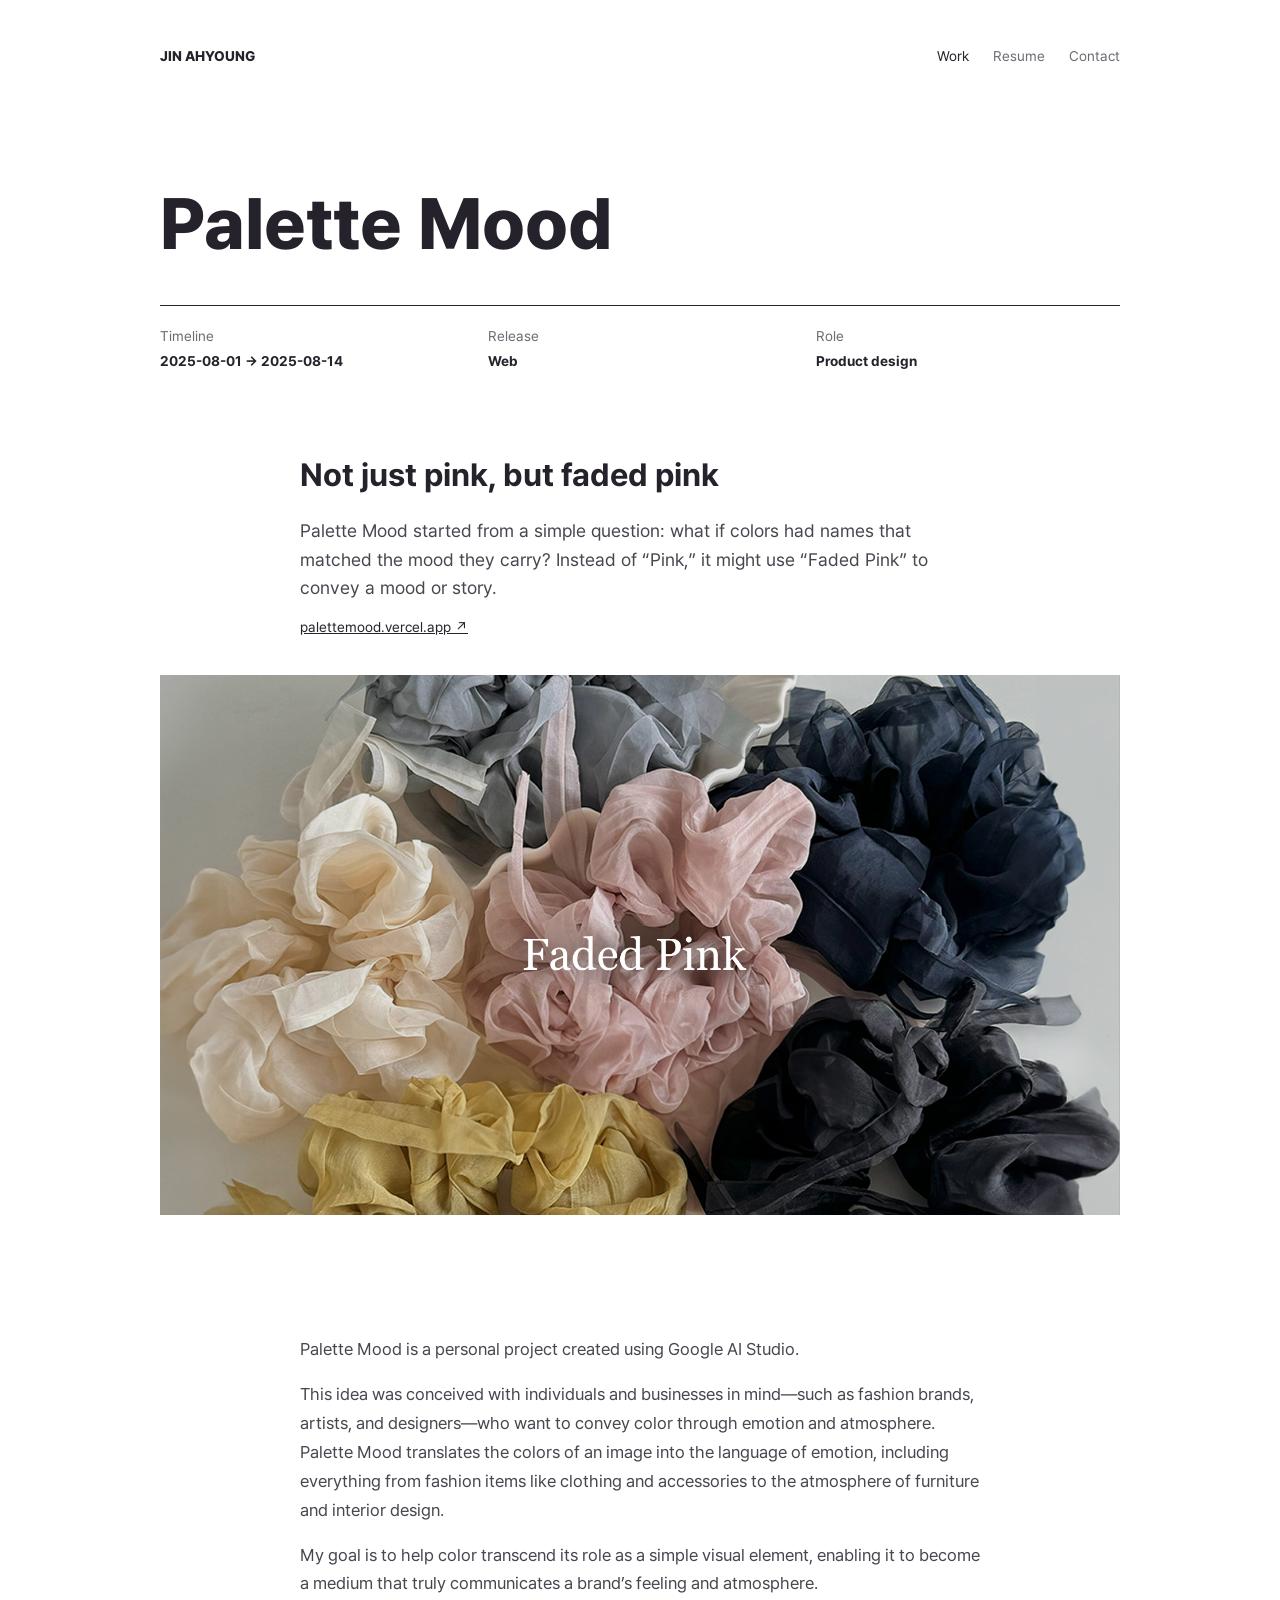
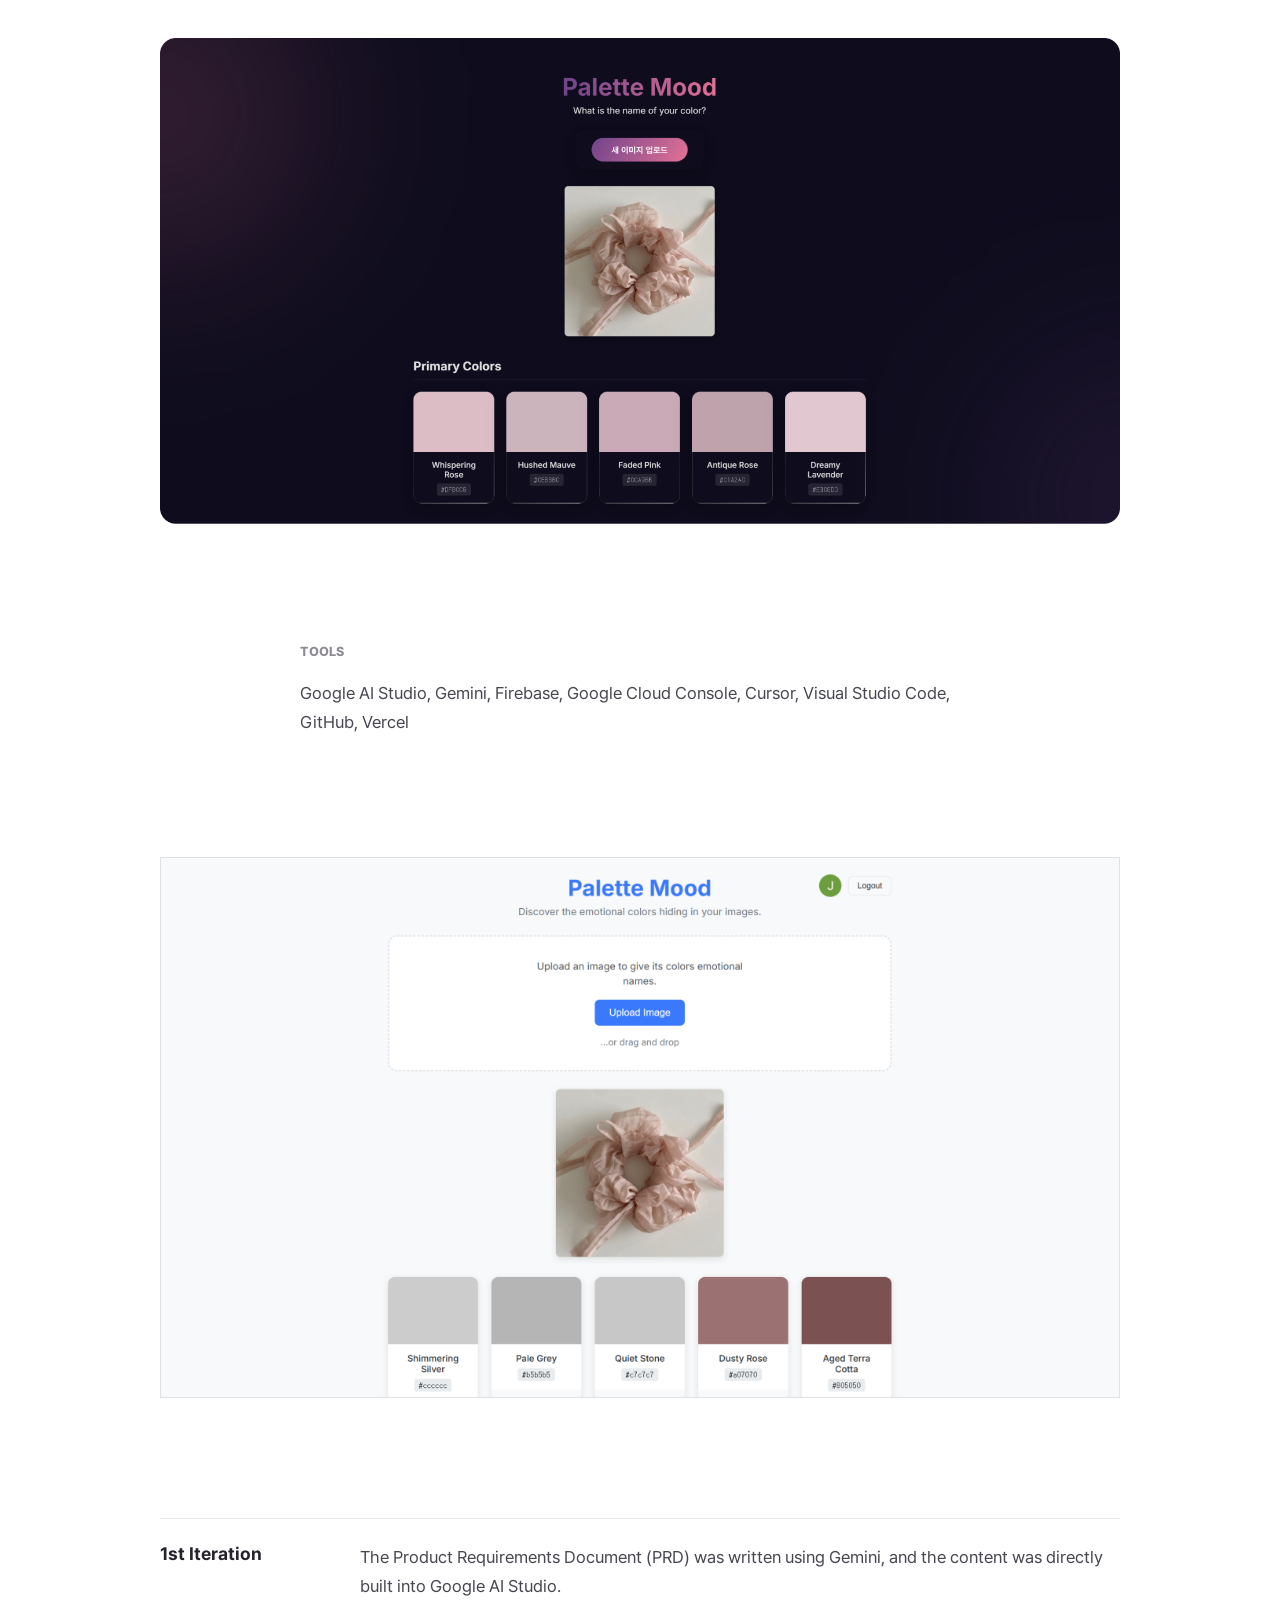
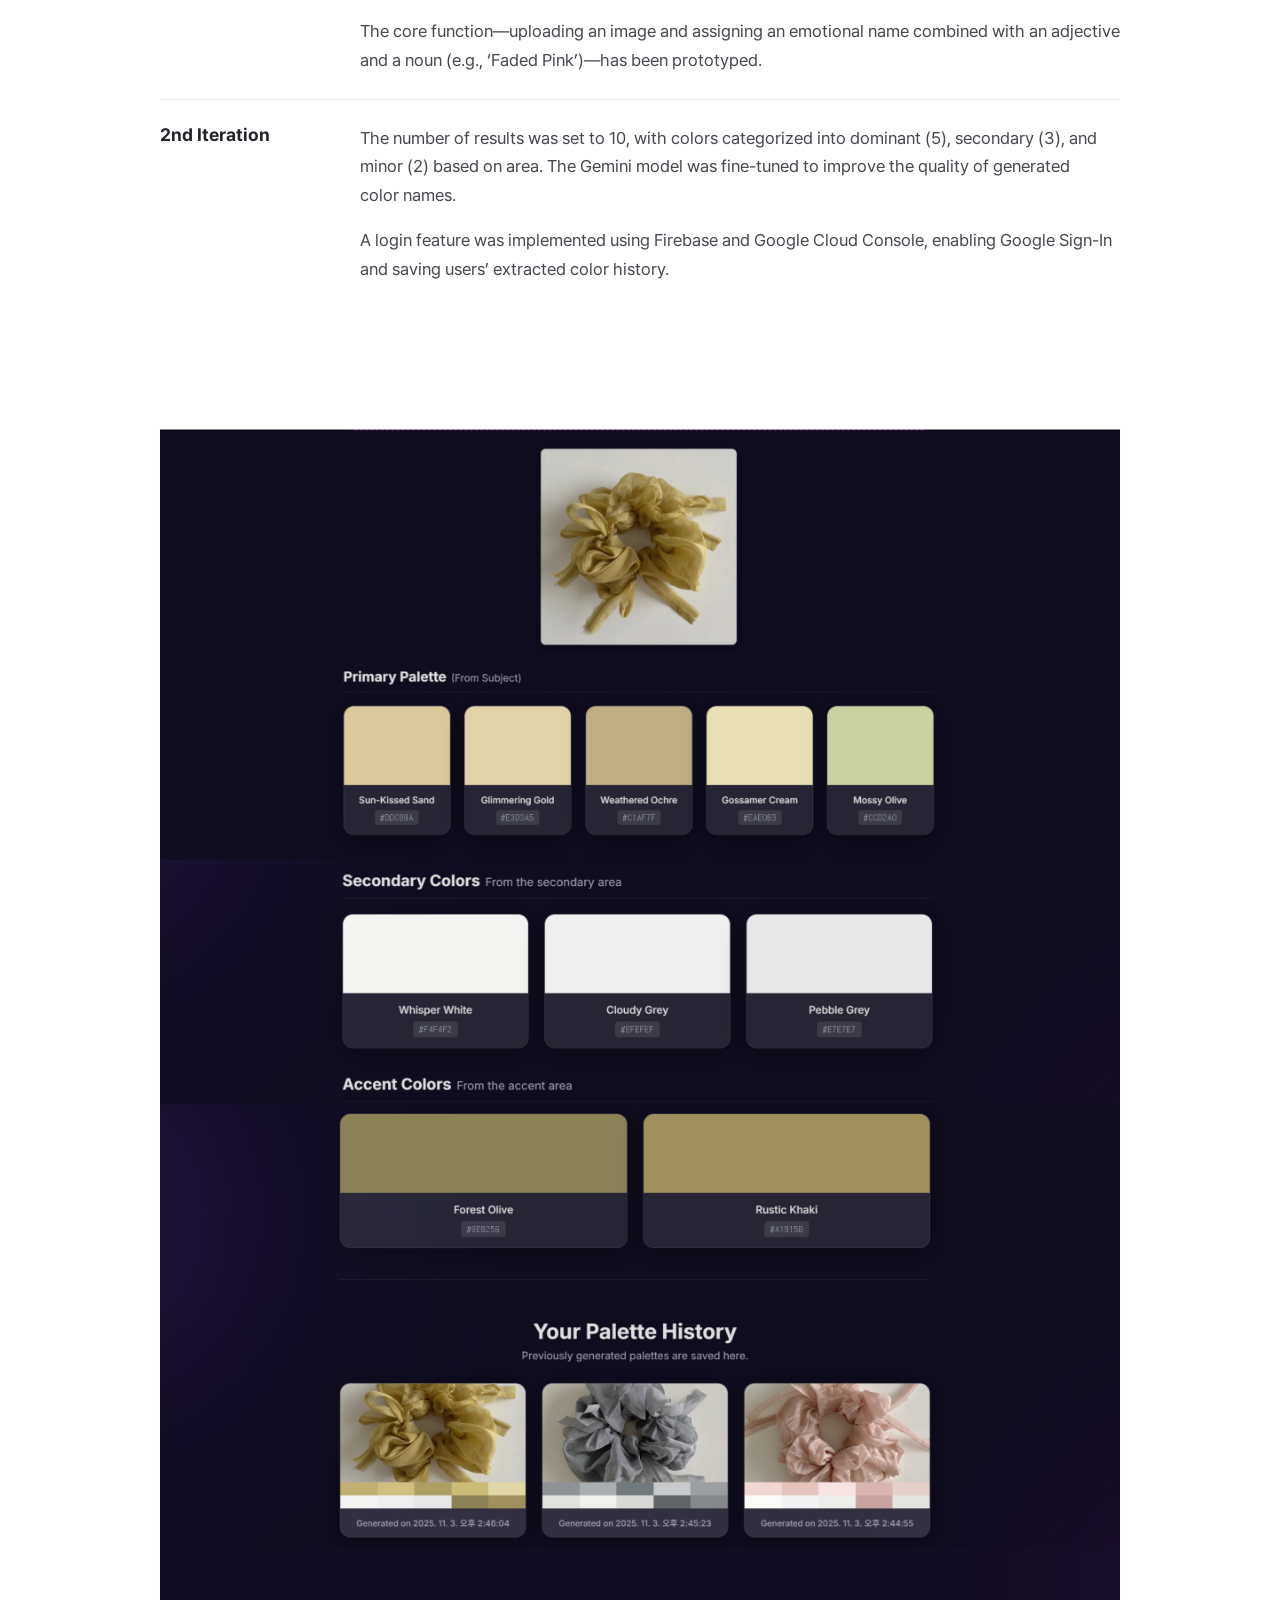
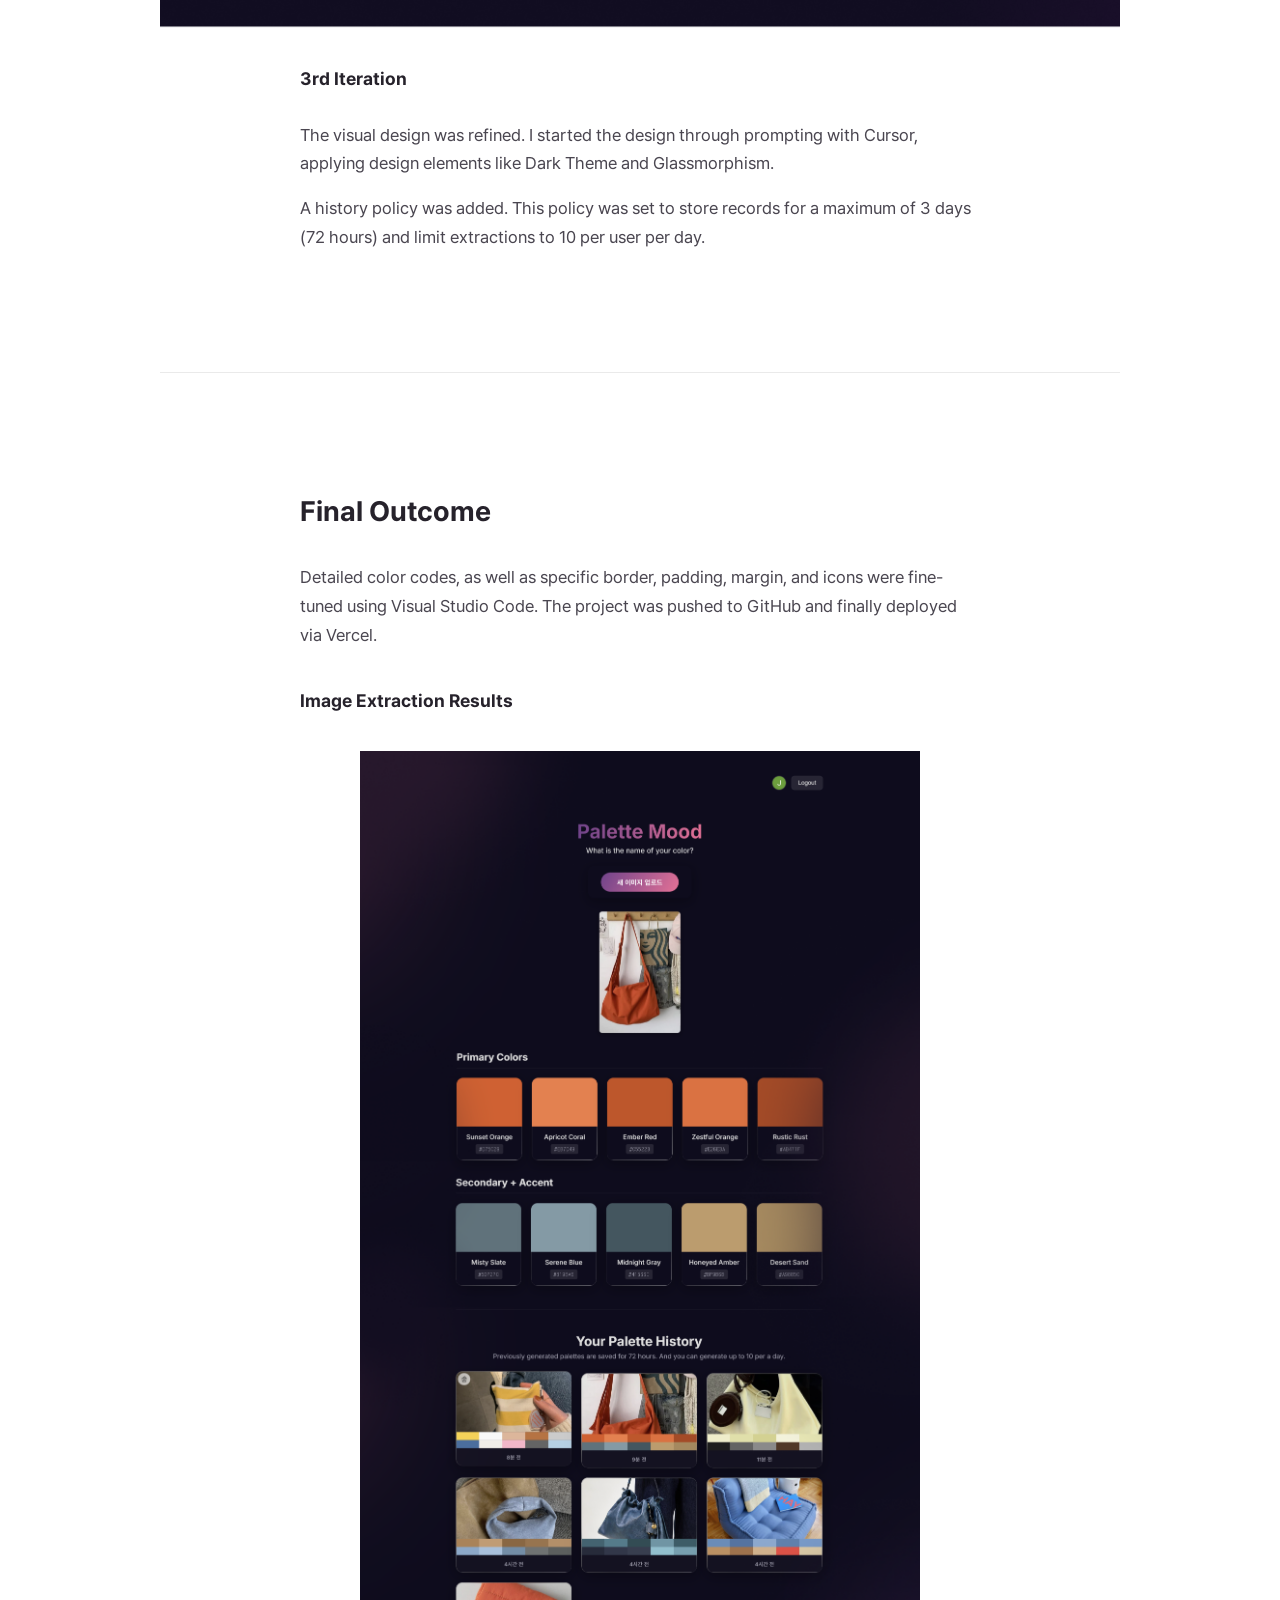
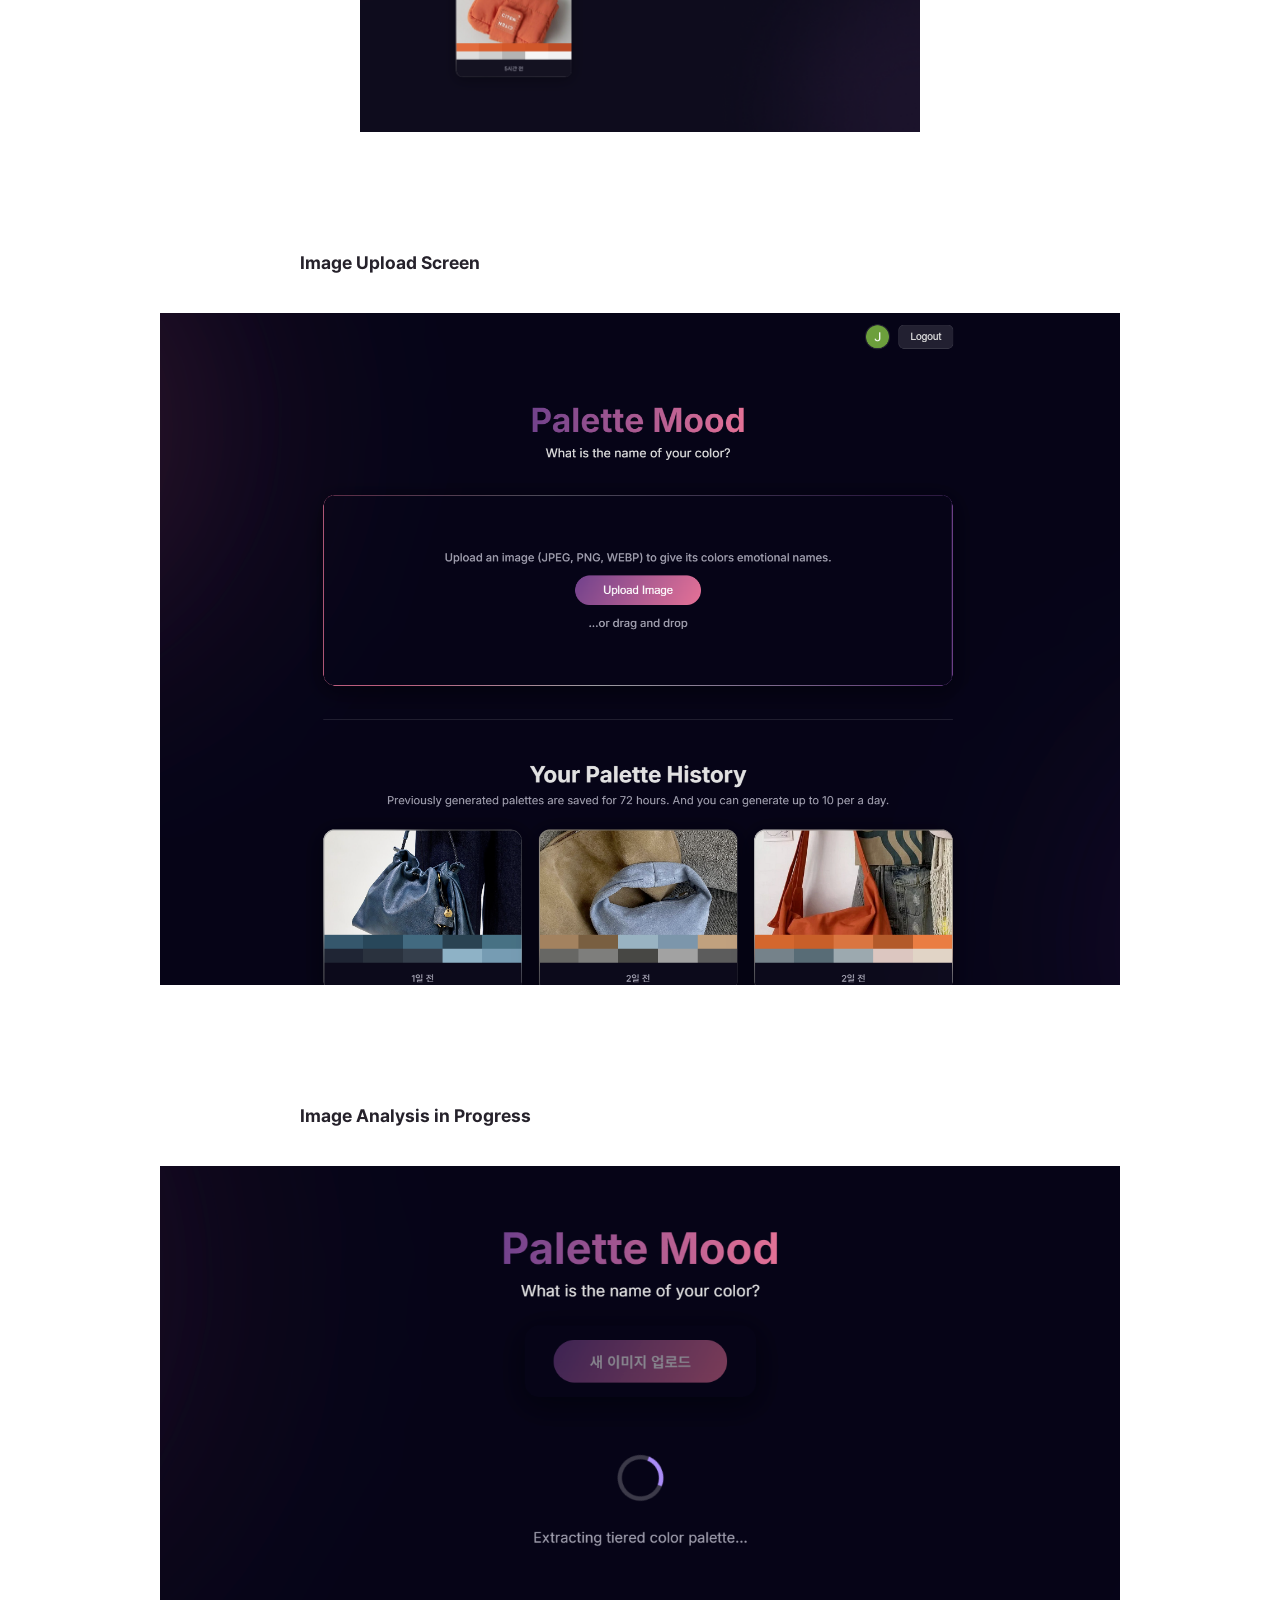
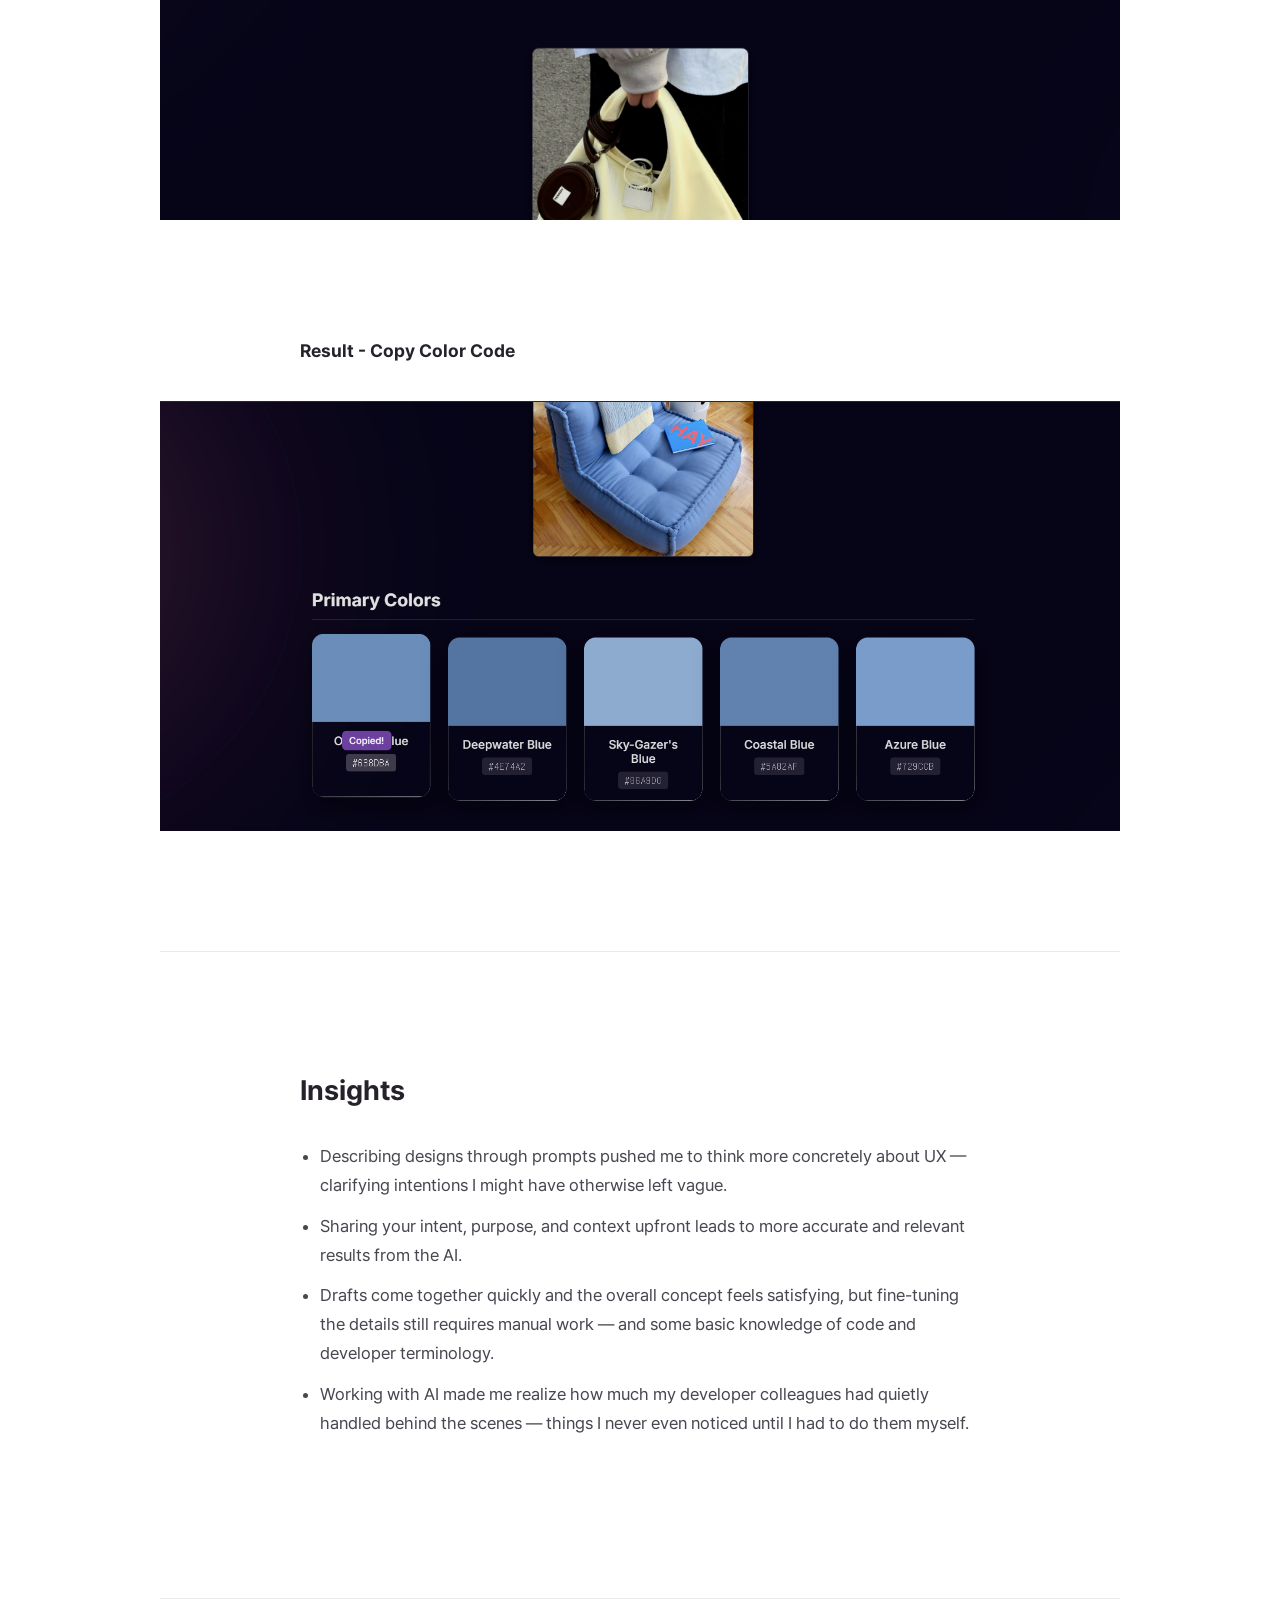
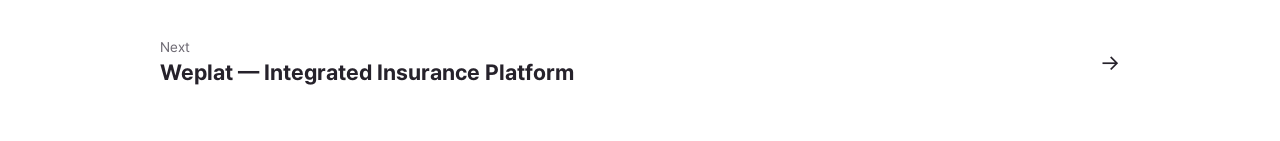
<file: palette-mood.html>
﻿<!DOCTYPE html>
<html lang="en">
<head>
<meta charset="utf-8">
<meta name="viewport" content="width=device-width, initial-scale=1">
<title>Palette Mood — Jin Ahyoung</title>
<link rel="stylesheet" href="./style.css">
</head>
<body>
<div class="wrap">
<header class="site-header">
<a href="./index.html" style="font-weight:800">JIN AHYOUNG</a>
<nav style="display:flex;gap:24px;align-items:center">
<a href="./index.html" class="on">Work</a>
<a href="./resume.html" class="">Resume</a>
<a href="./contact.html" class="">Contact</a>
</nav>
</header>
<main>
<div style="padding:72px 0 42px">
<h1 style="margin:0;font-size:var(--fs-display);line-height:1.1;font-weight:800;color:#26222B">Palette Mood</h1>
</div>
<div class="grid-3" style="gap:24px;padding:20px 0 83px;border-top:1px solid #26222B;font-size:var(--fs-small);line-height:1.5">
<div style="display:flex;flex-direction:column;gap:4px"><div style="color:#6E6A73">Timeline</div><div style="font-weight:600">2025-08-01 → 2025-08-14</div></div><div style="display:flex;flex-direction:column;gap:4px"><div style="color:#6E6A73">Release</div><div style="font-weight:600">Web</div></div><div style="display:flex;flex-direction:column;gap:4px"><div style="color:#6E6A73">Role</div><div style="font-weight:600">Product design</div></div>
</div>
<div style="padding-bottom:160px">
<div class="prose" style="font-size:var(--fs-title1);line-height:1.3;color:#26222B;margin-bottom:20px;font-weight:600">Not just pink, but faded pink</div>
<p class="prose" style="margin-top:0;margin-bottom:16px;font-size:var(--fs-subtitle);line-height:1.6;color:#4A4650;text-wrap:pretty">Palette Mood started from a simple question: what if colors had names that matched the mood they carry? Instead of “Pink,” it might use “Faded Pink” to convey a mood or story.</p>
<p class="prose" style="margin-top:0;margin-bottom:40px;font-size:var(--fs-small)"><a href="https://palettemood.vercel.app/" target="_blank" class="hov" style="text-decoration:underline">palettemood.vercel.app ↗</a></p>
<div style="width:100%;aspect-ratio:16/9;overflow:hidden">
  <img src="./images/palette-hero.png" alt="Scrunchies in six colors, one labeled Faded Pink" style="display:block;width:100%;height:100%;object-fit:cover;object-position:center 38%">
</div>
<div class="cs-section" style="padding-top:120px">
<div class="cs-block">
<div class="cs-text"><p>Palette Mood is a personal project created using Google AI Studio.</p><p>This idea was conceived with individuals and businesses in mind—such as fashion brands, artists, and designers—who want to convey color through emotion and atmosphere. Palette Mood translates the colors of an image into the language of emotion, including everything from fashion items like clothing and accessories to the atmosphere of furniture and interior design.</p><p>My goal is to help color transcend its role as a simple visual element, enabling it to become a medium that truly communicates a brand’s feeling and atmosphere.</p></div>
<img src="./images/palette-app.png" alt="Palette Mood result with primary colors">
</div>
<div class="cs-text"><div class="cs-label">TOOLS</div><p>Google AI Studio, Gemini, Firebase, Google Cloud Console, Cursor, Visual Studio Code, GitHub, Vercel</p></div>
</div>
<div class="cs-section" style="margin-top:120px">
<img src="./images/palette-iteration-1.png" alt="First prototype in Google AI Studio">
<div style="display:flex;flex-direction:column">
<div style="display:grid;grid-template-columns:160px 1fr;gap:40px;padding:24px 0;border-top:1px solid #EAEAEA">
<div class="cs-subtitle">1st Iteration</div>
<div class="cs-text" style="margin:0;max-width:none"><p>The Product Requirements Document (PRD) was written using Gemini, and the content was directly built into Google AI Studio.</p><p>The core function—uploading an image and assigning an emotional name combined with an adjective and a noun (e.g., ‘Faded Pink’)—has been prototyped.</p></div>
</div>
<div style="display:grid;grid-template-columns:160px 1fr;gap:40px;padding:24px 0;border-top:1px solid #EAEAEA">
<div class="cs-subtitle">2nd Iteration</div>
<div class="cs-text" style="margin:0;max-width:none"><p>The number of results was set to 10, with colors categorized into dominant (5), secondary (3), and minor (2) based on area. The Gemini model was fine-tuned to improve the quality of generated color names.</p><p>A login feature was implemented using Firebase and Google Cloud Console, enabling Google Sign-In and saving users’ extracted color history.</p></div>
</div>
</div>
<div style="display:flex;flex-direction:column;gap:40px">
<img src="./images/palette-iteration-2.png" alt="Dark theme iteration">
<div class="cs-text"><div class="cs-subtitle">3rd Iteration</div><p>The visual design was refined. I started the design through prompting with Cursor, applying design elements like Dark Theme and Glassmorphism.</p><p>A history policy was added. This policy was set to store records for a maximum of 3 days (72 hours) and limit extractions to 10 per user per day.</p></div>
</div>
</div>
<div class="cs-section" style="margin-top:120px;padding-top:120px;border-top:1px solid #EAEAEA">
<div class="cs-block">
<div class="cs-text"><h3 class="cs-title">Final Outcome</h3><p>Detailed color codes, as well as specific border, padding, margin, and icons were fine-tuned using Visual Studio Code. The project was pushed to GitHub and finally deployed via Vercel.</p></div>
<div class="cs-section">
<div class="cs-block">
<div class="cs-text"><div class="cs-subtitle">Image Extraction Results</div></div>
<img src="./images/palette-result.png" alt="Extracted palette with history" style="max-width:560px;margin:0 auto">
</div>
<div class="cs-block">
<div class="cs-text"><div class="cs-subtitle">Image Upload Screen</div></div>
<img src="./images/palette-upload.png" alt="Image upload screen">
</div>
<div class="cs-block">
<div class="cs-text"><div class="cs-subtitle">Image Analysis in Progress</div></div>
<img src="./images/palette-analyzing.png" alt="Image analysis in progress">
</div>
<div class="cs-block">
<div class="cs-text"><div class="cs-subtitle">Result - Copy Color Code</div></div>
<img src="./images/palette-copy.png" alt="Copying a color code from the result">
</div>
</div>
</div>
</div>
<div class="cs-section" style="margin-top:120px;padding-top:120px;border-top:1px solid #EAEAEA">
<div class="cs-text"><h3 class="cs-title">Insights</h3><ul>
<li>Describing designs through prompts pushed me to think more concretely about UX — clarifying intentions I might have otherwise left vague.</li>
<li>Sharing your intent, purpose, and context upfront leads to more accurate and relevant results from the AI.</li>
<li>Drafts come together quickly and the overall concept feels satisfying, but fine-tuning the details still requires manual work — and some basic knowledge of code and developer terminology.</li>
<li>Working with AI made me realize how much my developer colleagues had quietly handled behind the scenes — things I never even noticed until I had to do them myself.</li>
</ul></div>
</div>
</div>
<a href="./weplat.html" class="hov" style="margin-top:0;padding:40px 0 56px;border-top:1px solid #EAEAEA;display:flex;justify-content:space-between;align-items:center">
<div style="display:flex;flex-direction:column;gap:4px"><div style="font-size:var(--fs-small);color:#6E6A73">Next</div><div style="font-size:var(--fs-lead);font-weight:700">Weplat — Integrated Insurance Platform</div></div>
<div style="font-size:var(--fs-lead)">→</div>
</a>
</main>
</div>
</body>
</html>
</file>
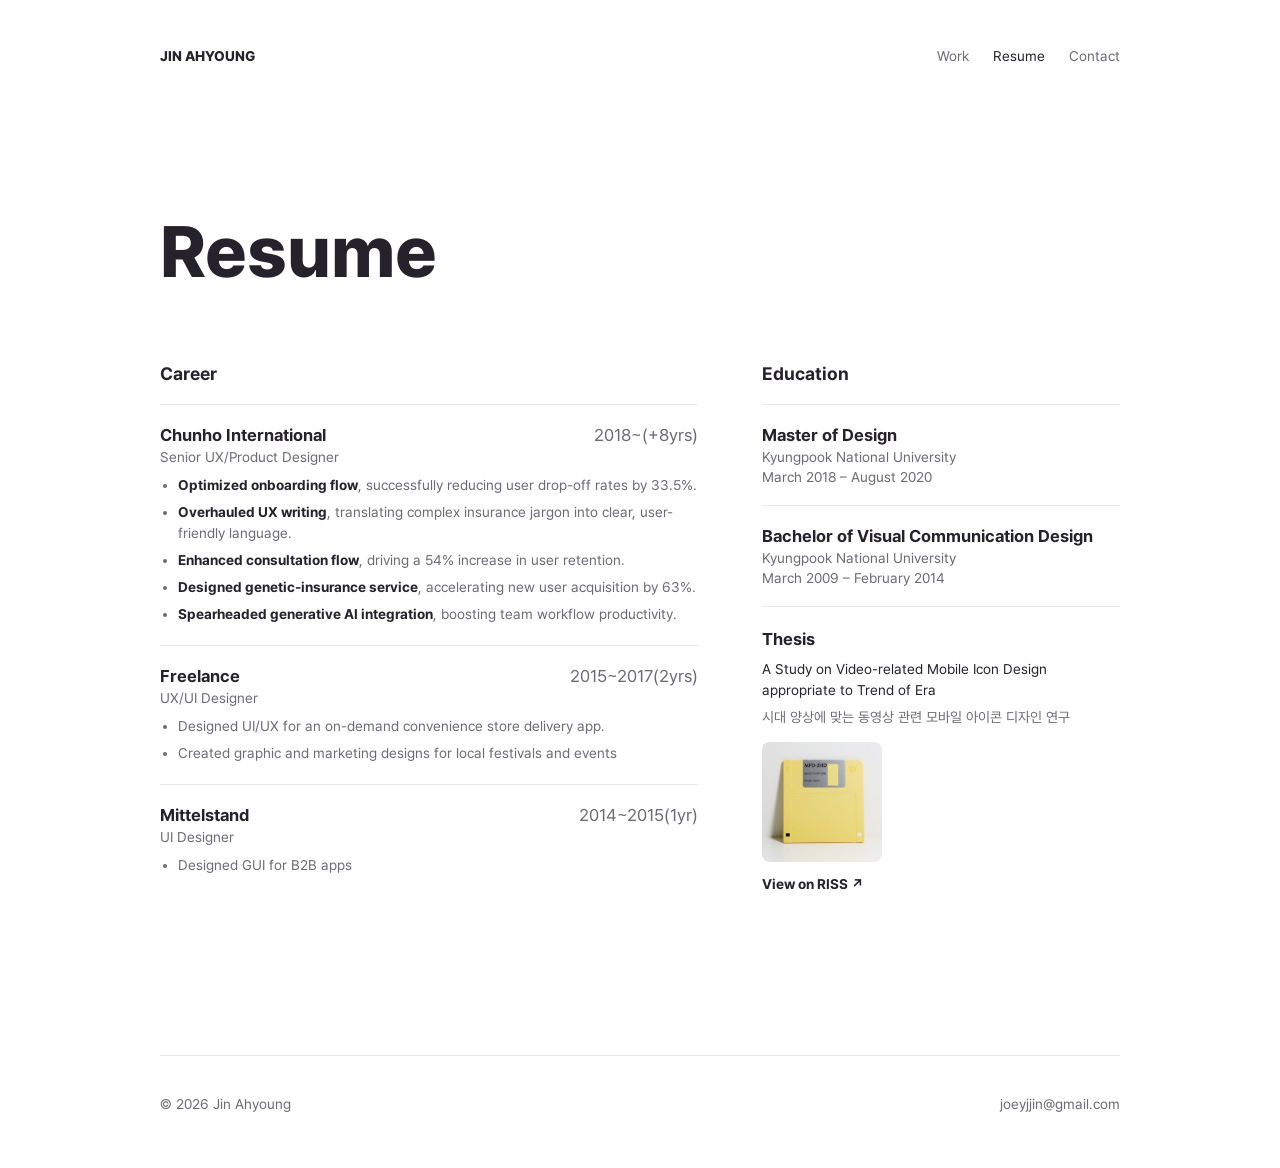
<file: resume.html>
﻿<!DOCTYPE html>
<html lang="en">
<head>
<meta charset="utf-8">
<meta name="viewport" content="width=device-width, initial-scale=1">
<title>Resume — Jin Ahyoung</title>
<link rel="stylesheet" href="./style.css">
</head>
<body>
<div class="wrap">
<header class="site-header">
<a href="./index.html" style="font-weight:800">JIN AHYOUNG</a>
<nav style="display:flex;gap:24px;align-items:center">
<a href="./index.html" class="">Work</a>
<a href="./resume.html" class="on">Resume</a>
<a href="./contact.html" class="">Contact</a>
</nav>
</header>
<main style="padding:100px 0 140px;display:flex;flex-direction:column;gap:72px">
<h1 style="margin:0;font-size:var(--fs-display);line-height:1.1;font-weight:800">Resume</h1>
<div class="resume-grid">
<div style="display:flex;flex-direction:column;gap:20px">
<div style="font-size:var(--fs-subtitle);font-weight:700">Career</div>
<div style="display:flex;flex-direction:column">
<div style="display:flex;flex-direction:column;gap:10px;padding:20px 0;border-top:1px solid #EAEAEA">
<div style="display:flex;justify-content:space-between;align-items:baseline;gap:16px;font-size:var(--fs-body)"><span style="font-weight:700">Chunho International</span><span style="color:#6E6A73;white-space:nowrap">2018~(+8yrs)</span></div>
<div style="font-size:var(--fs-small);color:#6E6A73;margin-top:-6px">Senior UX/Product Designer</div>
<ul style="margin:0;padding:0 0 0 18px;display:flex;flex-direction:column;gap:6px;font-size:var(--fs-small);line-height:1.5;color:#6E6A73">
<li><span style="color:#26222B;font-weight:600">Optimized onboarding flow</span>, successfully reducing user drop-off rates by 33.5%.</li>
<li><span style="color:#26222B;font-weight:600">Overhauled UX writing</span>, translating complex insurance jargon into clear, user-friendly language.</li>
<li><span style="color:#26222B;font-weight:600">Enhanced consultation flow</span>, driving a 54% increase in user retention.</li>
<li><span style="color:#26222B;font-weight:600">Designed genetic-insurance service</span>, accelerating new user acquisition by 63%.</li>
<li><span style="color:#26222B;font-weight:600">Spearheaded generative AI integration</span>, boosting team workflow productivity.</li>
</ul>
</div>
<div style="display:flex;flex-direction:column;gap:10px;padding:20px 0;border-top:1px solid #EAEAEA">
<div style="display:flex;justify-content:space-between;align-items:baseline;gap:16px;font-size:var(--fs-body)"><span style="font-weight:700">Freelance</span><span style="color:#6E6A73;white-space:nowrap">2015~2017(2yrs)</span></div>
<div style="font-size:var(--fs-small);color:#6E6A73;margin-top:-6px">UX/UI Designer</div>
<ul style="margin:0;padding:0 0 0 18px;display:flex;flex-direction:column;gap:6px;font-size:var(--fs-small);line-height:1.5;color:#6E6A73">
<li>Designed UI/UX for an on-demand convenience store delivery app.</li>
<li>Created graphic and marketing designs for local festivals and events</li>
</ul>
</div>
<div style="display:flex;flex-direction:column;gap:10px;padding:20px 0;border-top:1px solid #EAEAEA">
<div style="display:flex;justify-content:space-between;align-items:baseline;gap:16px;font-size:var(--fs-body)"><span style="font-weight:700">Mittelstand</span><span style="color:#6E6A73;white-space:nowrap">2014~2015(1yr)</span></div>
<div style="font-size:var(--fs-small);color:#6E6A73;margin-top:-6px">UI Designer</div>
<ul style="margin:0;padding:0 0 0 18px;display:flex;flex-direction:column;gap:6px;font-size:var(--fs-small);line-height:1.5;color:#6E6A73">
<li>Designed GUI for B2B apps</li>
</ul>
</div>
</div>
</div>
<div style="display:flex;flex-direction:column;gap:20px">
<div style="font-size:var(--fs-subtitle);font-weight:700">Education</div>
<div style="display:flex;flex-direction:column">
<div style="display:flex;flex-direction:column;gap:4px;padding:20px 0;border-top:1px solid #EAEAEA;font-size:var(--fs-body)"><span style="font-weight:700">Master of Design</span><span style="color:#6E6A73;font-size:var(--fs-small)">Kyungpook National University</span><span style="color:#6E6A73;font-size:var(--fs-small)">March 2018 – August 2020</span></div>
<div style="display:flex;flex-direction:column;gap:4px;padding:20px 0;border-top:1px solid #EAEAEA;font-size:var(--fs-body)"><span style="font-weight:700">Bachelor of Visual Communication Design</span><span style="color:#6E6A73;font-size:var(--fs-small)">Kyungpook National University</span><span style="color:#6E6A73;font-size:var(--fs-small)">March 2009 – February 2014</span></div>
<div style="display:flex;flex-direction:column;gap:6px;padding:20px 0;border-top:1px solid #EAEAEA;font-size:var(--fs-small);line-height:1.5">
<span style="font-weight:700;font-size:var(--fs-body)">Thesis</span>
<span style="color:#26222B">A Study on Video-related Mobile Icon Design appropriate to Trend of Era</span>
<span style="color:#6E6A73">시대 양상에 맞는 동영상 관련 모바일 아이콘 디자인 연구</span>
<img src="./images/floppy.png" alt="Floppy disk" style="width:120px;height:120px;object-fit:cover;border-radius:8px;margin-top:8px">
<a href="https://www.riss.kr/search/detail/DetailView.do?p_mat_type=be54d9b8bc7cdb09&control_no=372ad326122d4c67ffe0bdc3ef48d419" target="_blank" style="font-weight:700;padding-top:6px">View on RISS ↗</a>
</div>
</div>
</div>
</div>
</main>
<footer style="padding:40px 0 56px;border-top:1px solid #EAEAEA;display:flex;justify-content:space-between;font-size:var(--fs-small);color:#6E6A73"><span>© 2026 Jin Ahyoung</span><span>joeyjjin@gmail.com</span></footer>
</div>
</body>
</html>
</file>
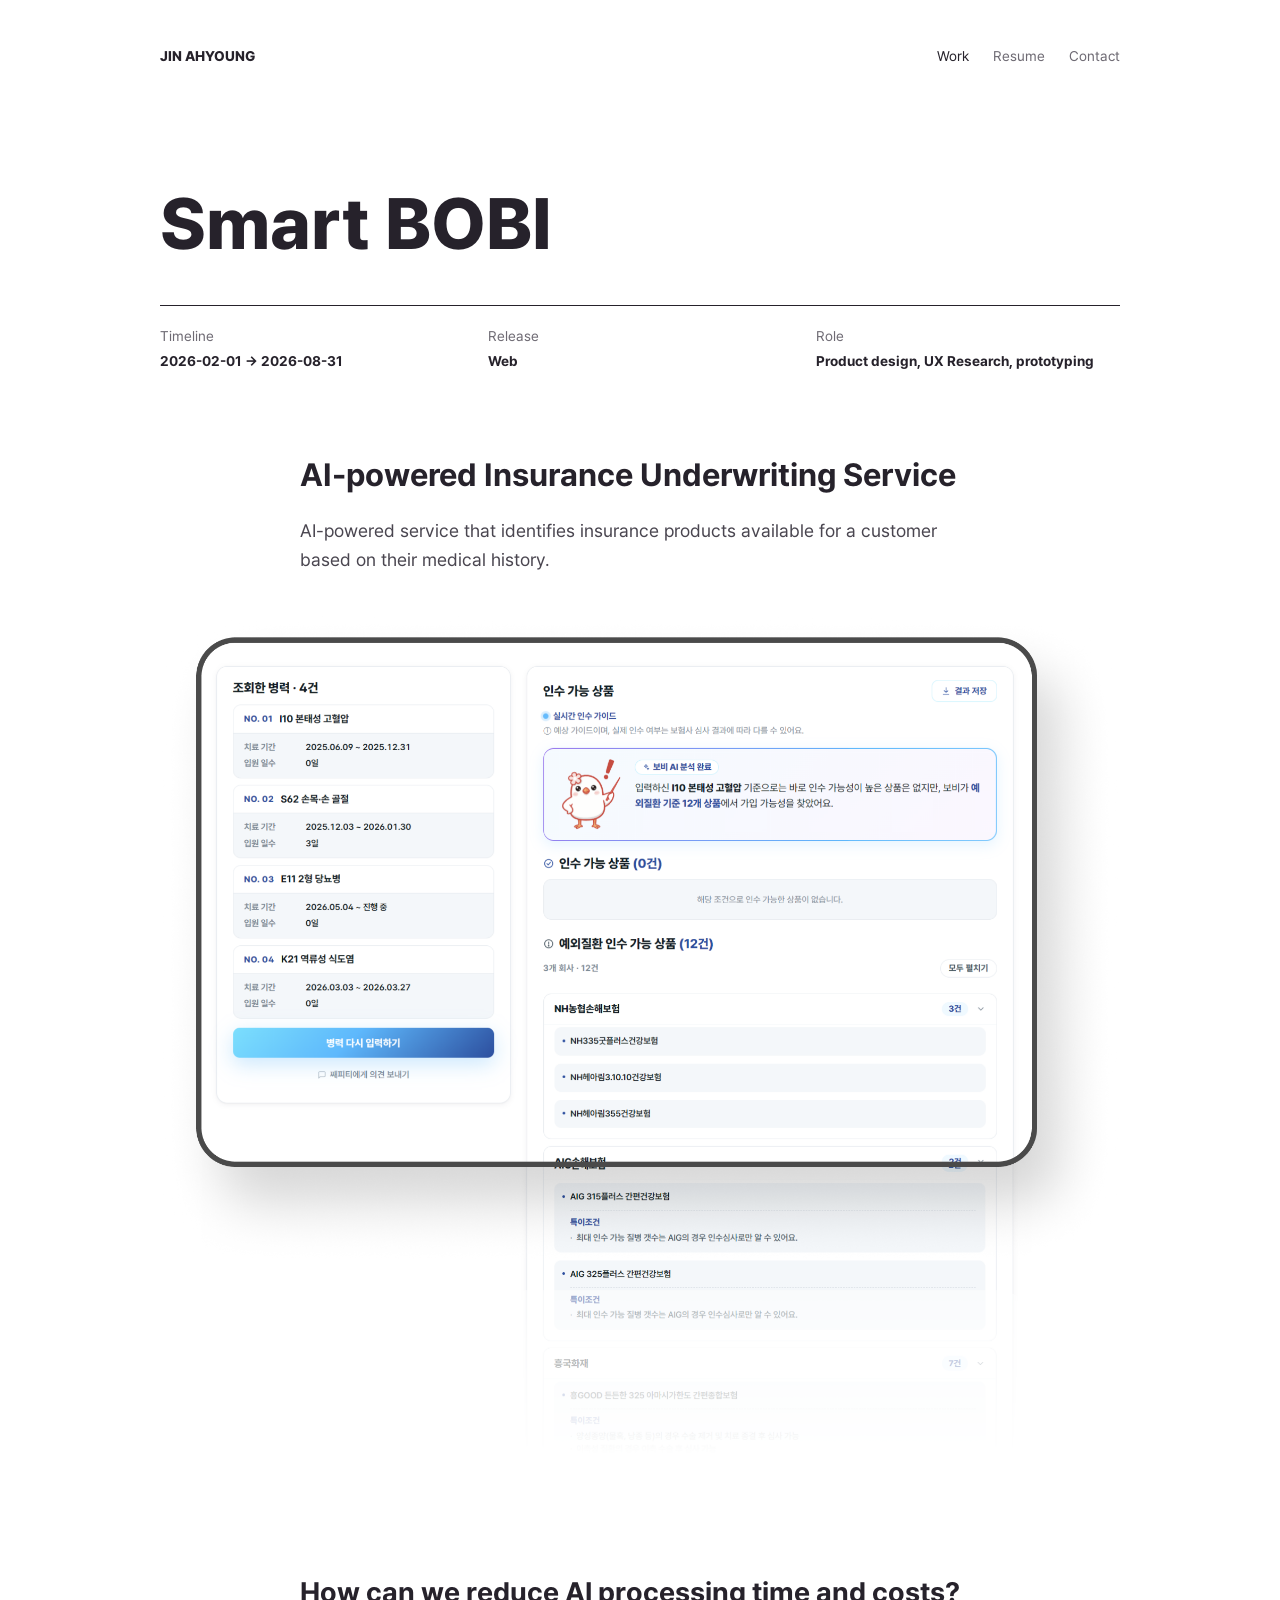
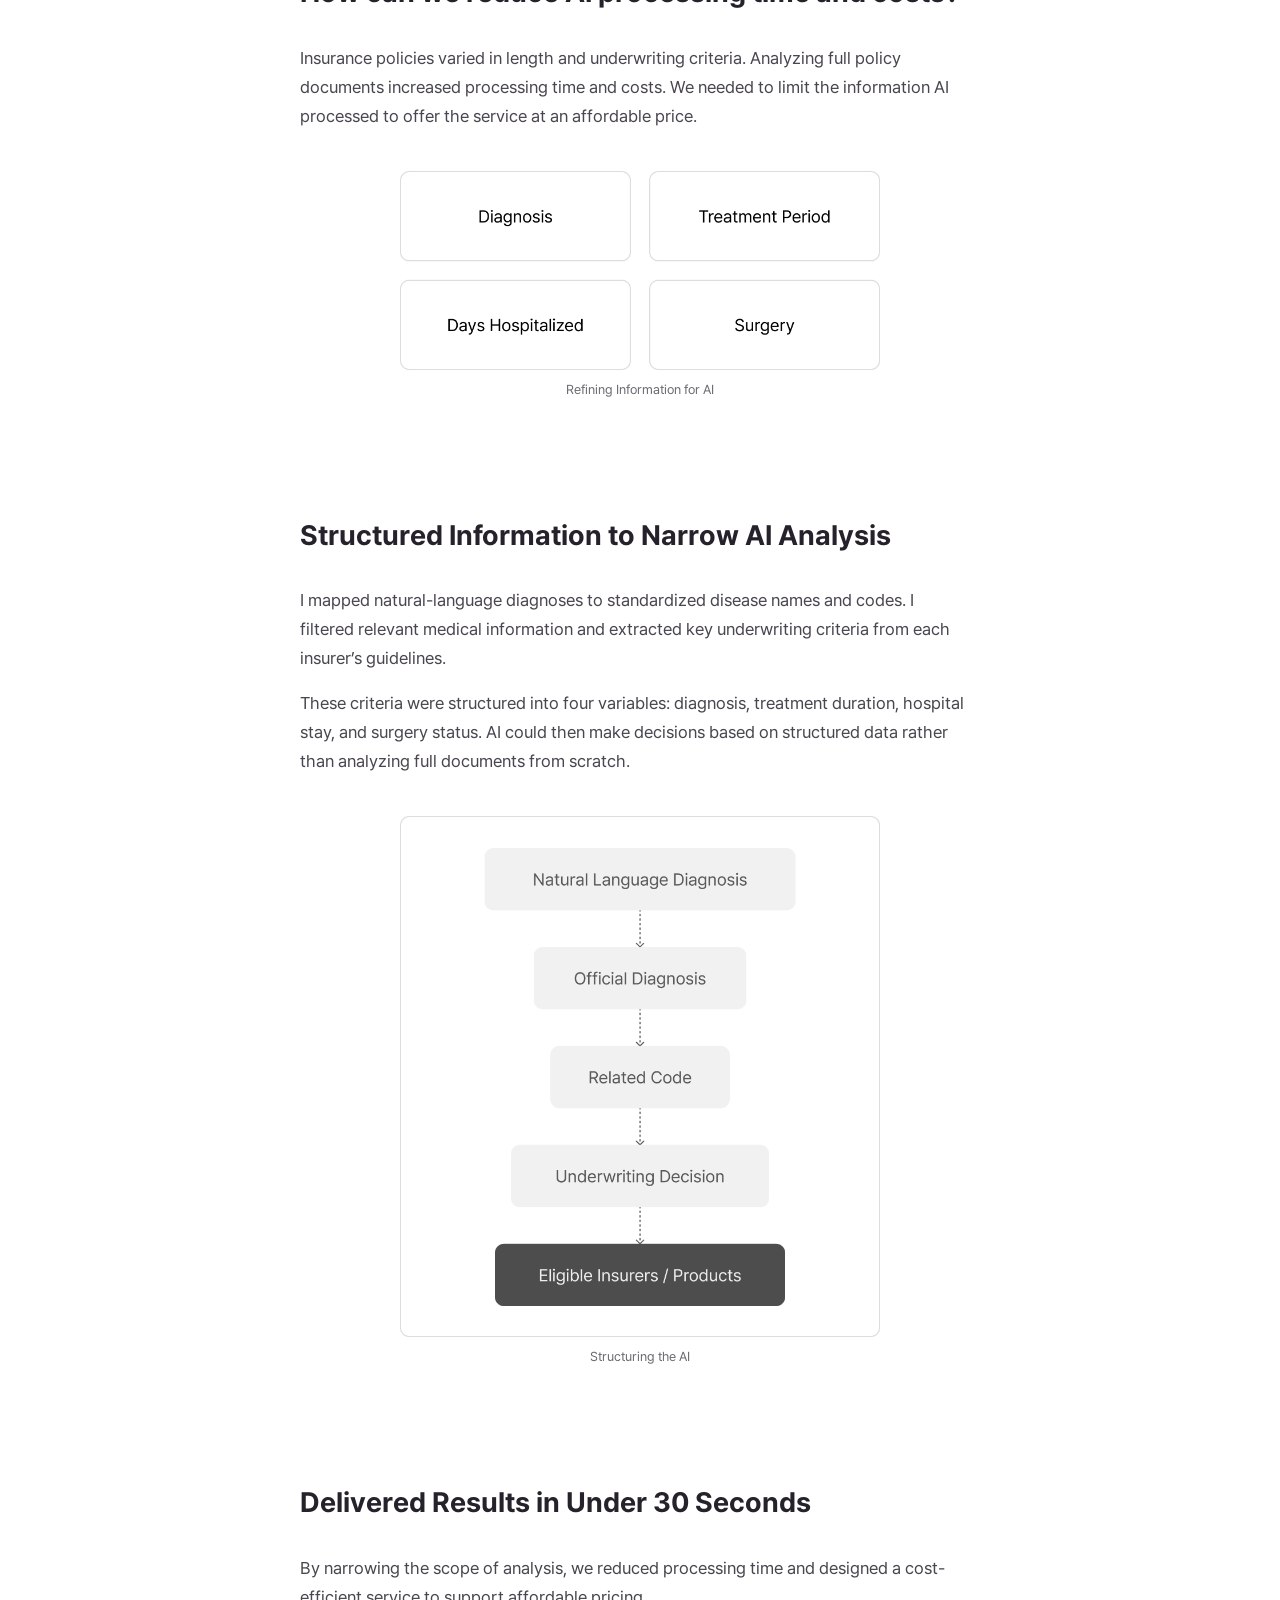
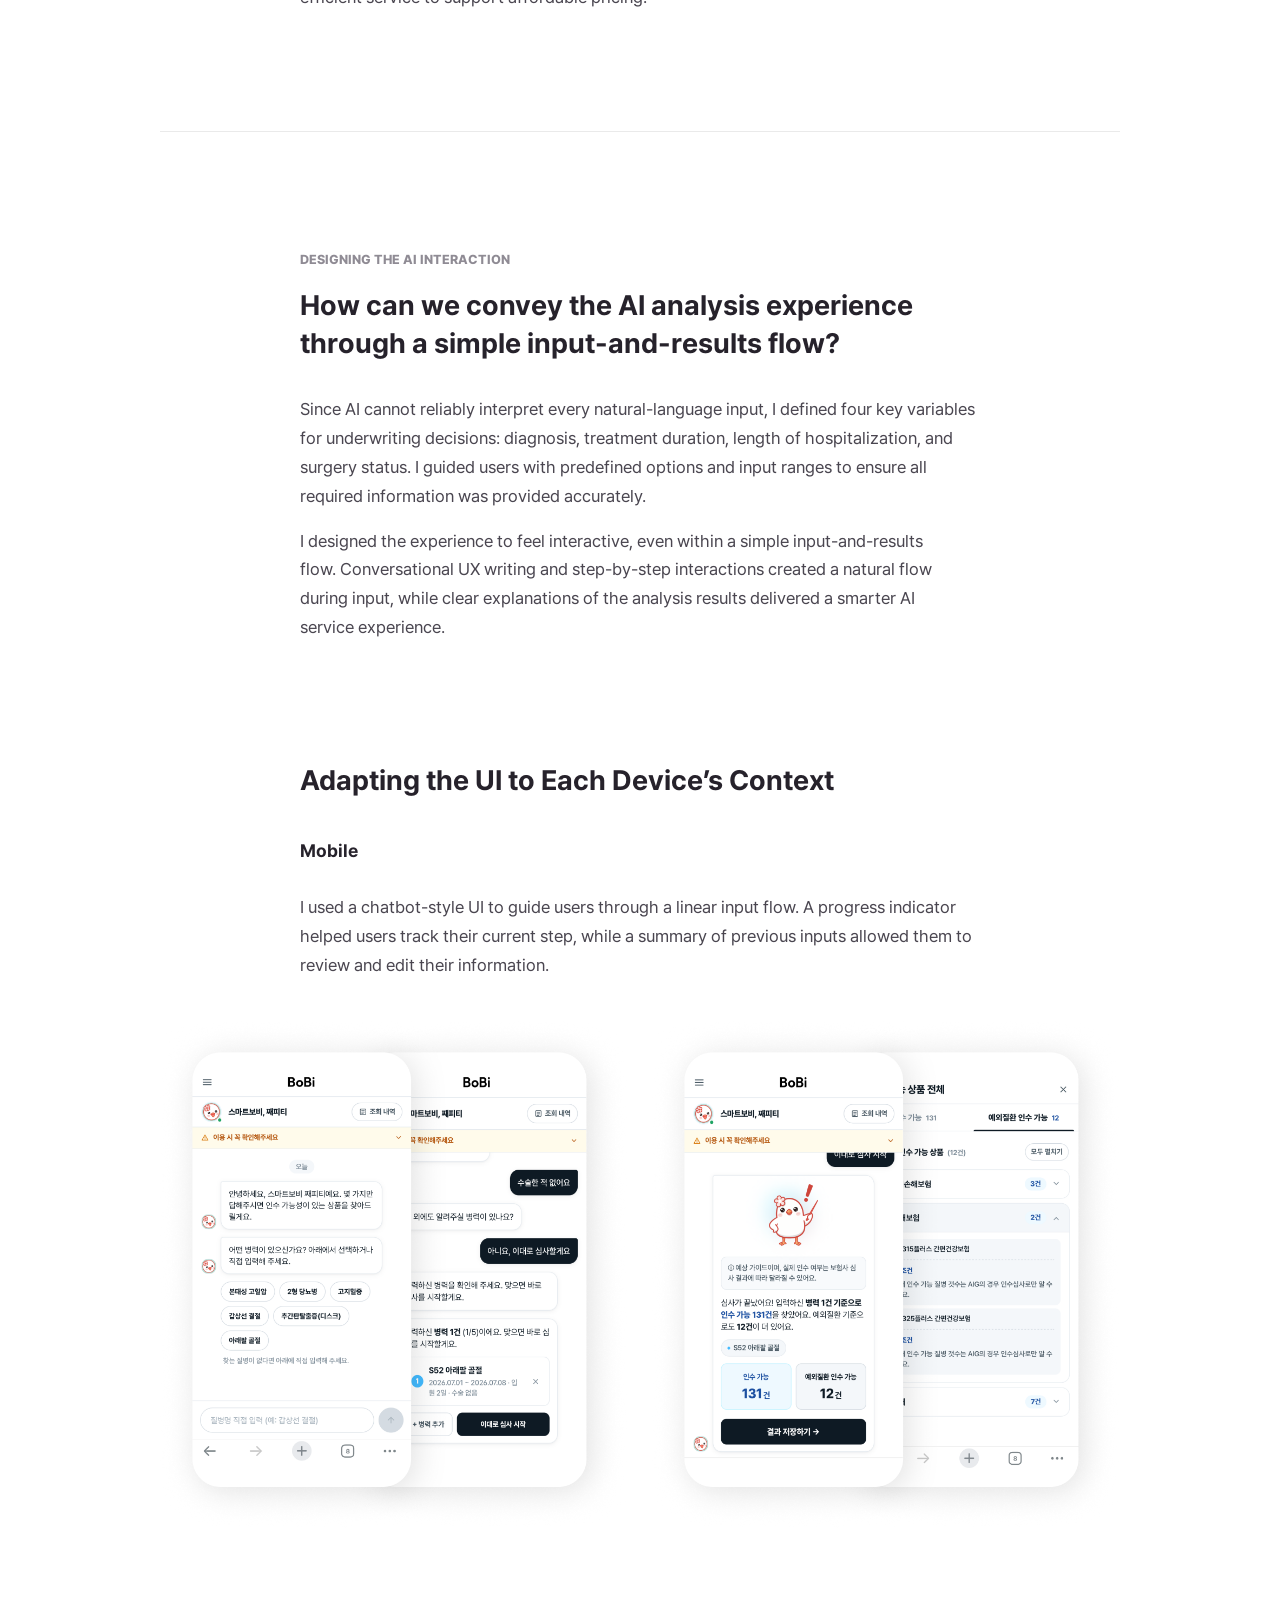
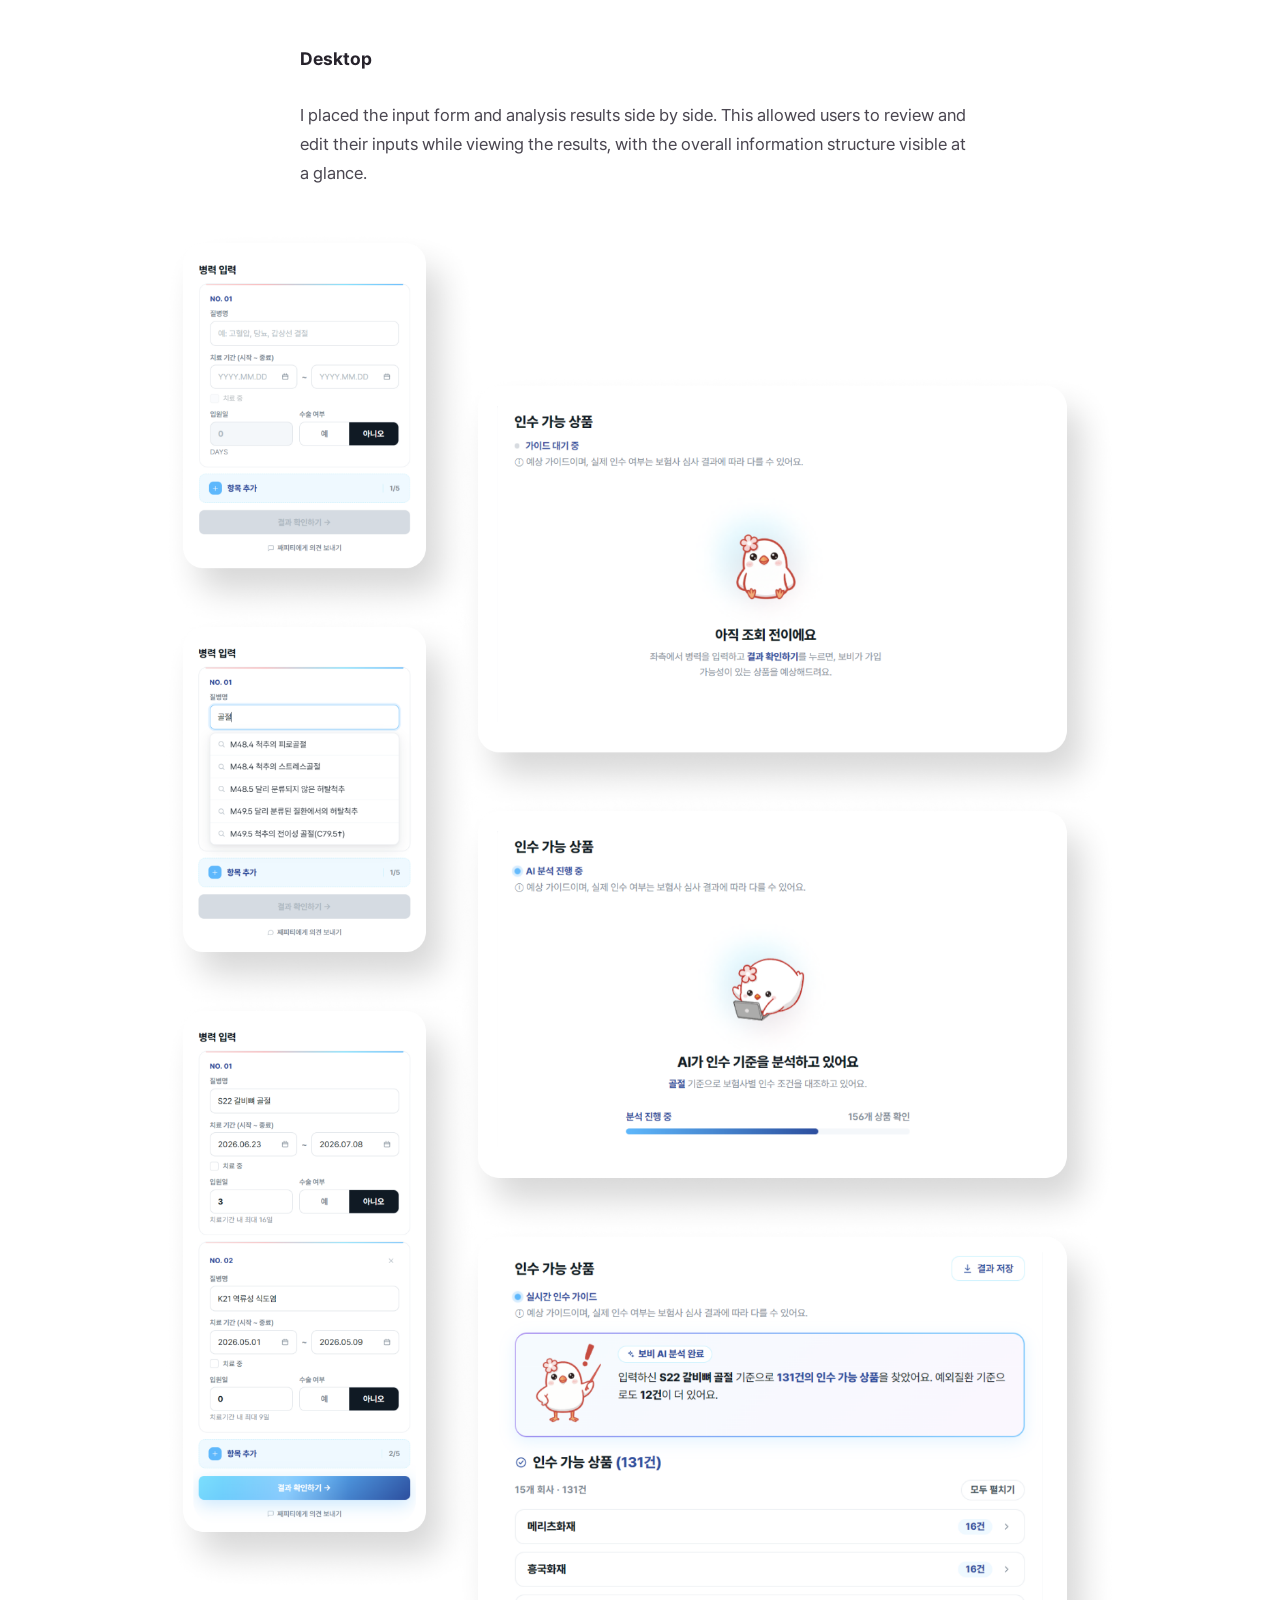
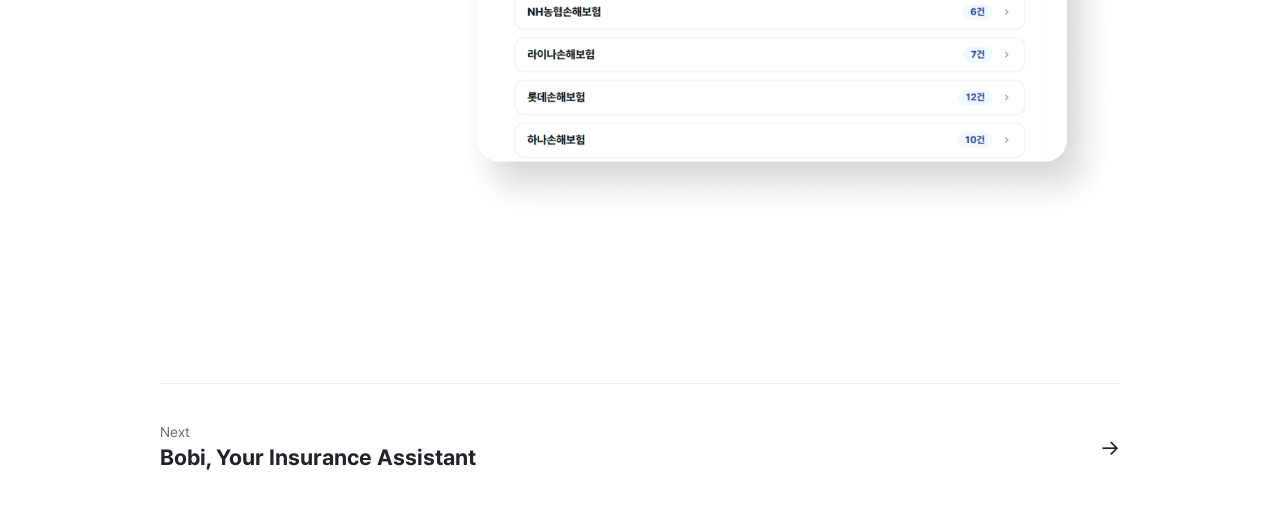
<file: smart-bobi.html>
﻿<!DOCTYPE html>
<html lang="en">
<head>
<meta charset="utf-8">
<meta name="viewport" content="width=device-width, initial-scale=1">
<title>Smart BOBI — Jin Ahyoung</title>
<link rel="stylesheet" href="./style.css">
</head>
<body>
<div class="wrap">
<header class="site-header">
<a href="./index.html" style="font-weight:800">JIN AHYOUNG</a>
<nav style="display:flex;gap:24px;align-items:center">
<a href="./index.html" class="on">Work</a>
<a href="./resume.html" class="">Resume</a>
<a href="./contact.html" class="">Contact</a>
</nav>
</header>
<main>
<div style="padding:72px 0 42px">
<h1 style="margin:0;font-size:var(--fs-display);line-height:1.1;font-weight:800;color:#26222B">Smart BOBI</h1>
</div>
<div class="grid-3" style="gap:24px;padding:20px 0 83px;border-top:1px solid #26222B;font-size:var(--fs-small);line-height:1.5">
<div style="display:flex;flex-direction:column;gap:4px"><div style="color:#6E6A73">Timeline</div><div style="font-weight:600">2026-02-01 → 2026-08-31</div></div><div style="display:flex;flex-direction:column;gap:4px"><div style="color:#6E6A73">Release</div><div style="font-weight:600">Web</div></div><div style="display:flex;flex-direction:column;gap:4px"><div style="color:#6E6A73">Role</div><div style="font-weight:600">Product design, UX Research, prototyping</div></div>
</div>
<div style="padding-bottom:160px">
<div class="prose" style="font-size:var(--fs-title1);line-height:1.3;color:#26222B;margin-bottom:20px;font-weight:600">AI-powered Insurance Underwriting Service</div>
<p class="prose" style="margin-top:0;margin-bottom:40px;font-size:var(--fs-subtitle);line-height:1.6;color:#4A4650;text-wrap:pretty">AI-powered service that identifies insurance products available for a customer based on their medical history.</p>
<img src="./images/smart-bobi-desktop.png" alt="Smart BOBI results on desktop" style="display:block;width:100%;height:auto">
<div class="cs-section" style="padding-top:120px">
<div class="cs-block">
<div class="cs-text"><h3 class="cs-title">How can we reduce AI processing time and costs?</h3><p>Insurance policies varied in length and underwriting criteria. Analyzing full policy documents increased processing time and costs. We needed to limit the information AI processed to offer the service at an affordable price.</p></div>
<figure class="cs-figure"><img src="./images/smart-bobi-refining.png" alt="Refining Information for AI" style="max-width:480px;margin:0 auto"><figcaption>Refining Information for AI</figcaption></figure>
</div>
<div class="cs-block">
<div class="cs-text"><h3 class="cs-title">Structured Information to Narrow AI Analysis</h3><p>I mapped natural-language diagnoses to standardized disease names and codes. I filtered relevant medical information and extracted key underwriting criteria from each insurer’s guidelines.</p><p>These criteria were structured into four variables: diagnosis, treatment duration, hospital stay, and surgery status. AI could then make decisions based on structured data rather than analyzing full documents from scratch.</p></div>
<figure class="cs-figure"><img src="./images/smart-bobi-structuring.png" alt="Structuring the AI" style="max-width:480px;margin:0 auto"><figcaption>Structuring the AI</figcaption></figure>
</div>
<div class="cs-text"><h3 class="cs-title">Delivered Results in Under 30 Seconds</h3><p>By narrowing the scope of analysis, we reduced processing time and designed a cost-efficient service to support affordable pricing.</p></div>
</div>
<div class="cs-section" style="margin-top:120px;padding-top:120px;border-top:1px solid #EAEAEA">
<div class="cs-text"><div class="cs-label">DESIGNING THE AI INTERACTION</div><h3 class="cs-title">How can we convey the AI analysis experience through a simple input-and-results flow?</h3><p>Since AI cannot reliably interpret every natural-language input, I defined four key variables for underwriting decisions: diagnosis, treatment duration, length of hospitalization, and surgery status. I guided users with predefined options and input ranges to ensure all required information was provided accurately.</p><p>I designed the experience to feel interactive, even within a simple input-and-results flow. Conversational UX writing and step-by-step interactions created a natural flow during input, while clear explanations of the analysis results delivered a smarter AI service experience.</p></div>
<div class="cs-block">
<div class="cs-text"><h3 class="cs-title">Adapting the UI to Each Device’s Context</h3></div>
<div class="cs-section">
<div class="cs-block">
<div class="cs-text"><div class="cs-subtitle">Mobile</div><p>I used a chatbot-style UI to guide users through a linear input flow. A progress indicator helped users track their current step, while a summary of previous inputs allowed them to review and edit their information.</p></div>
<div class="grid-2" style="gap:24px"><img src="./images/smart-bobi-mobile-chat.png" alt="Mobile input flow"><img src="./images/smart-bobi-mobile-result.png" alt="Mobile results"></div>
</div>
<div class="cs-block">
<div class="cs-text"><div class="cs-subtitle">Desktop</div><p>I placed the input form and analysis results side by side. This allowed users to review and edit their inputs while viewing the results, with the overall information structure visible at a glance.</p></div>
<img src="./images/smart-bobi-desktop-flow.png" alt="Desktop input and analysis states">
</div>
</div>
</div>
</div>
</div>
<a href="./insurance-assistant.html" class="hov" style="margin-top:0;padding:40px 0 56px;border-top:1px solid #EAEAEA;display:flex;justify-content:space-between;align-items:center">
<div style="display:flex;flex-direction:column;gap:4px"><div style="font-size:var(--fs-small);color:#6E6A73">Next</div><div style="font-size:var(--fs-lead);font-weight:700">Bobi, Your Insurance Assistant</div></div>
<div style="font-size:var(--fs-lead)">→</div>
</a>
</main>
</div>
</body>
</html>
</file>
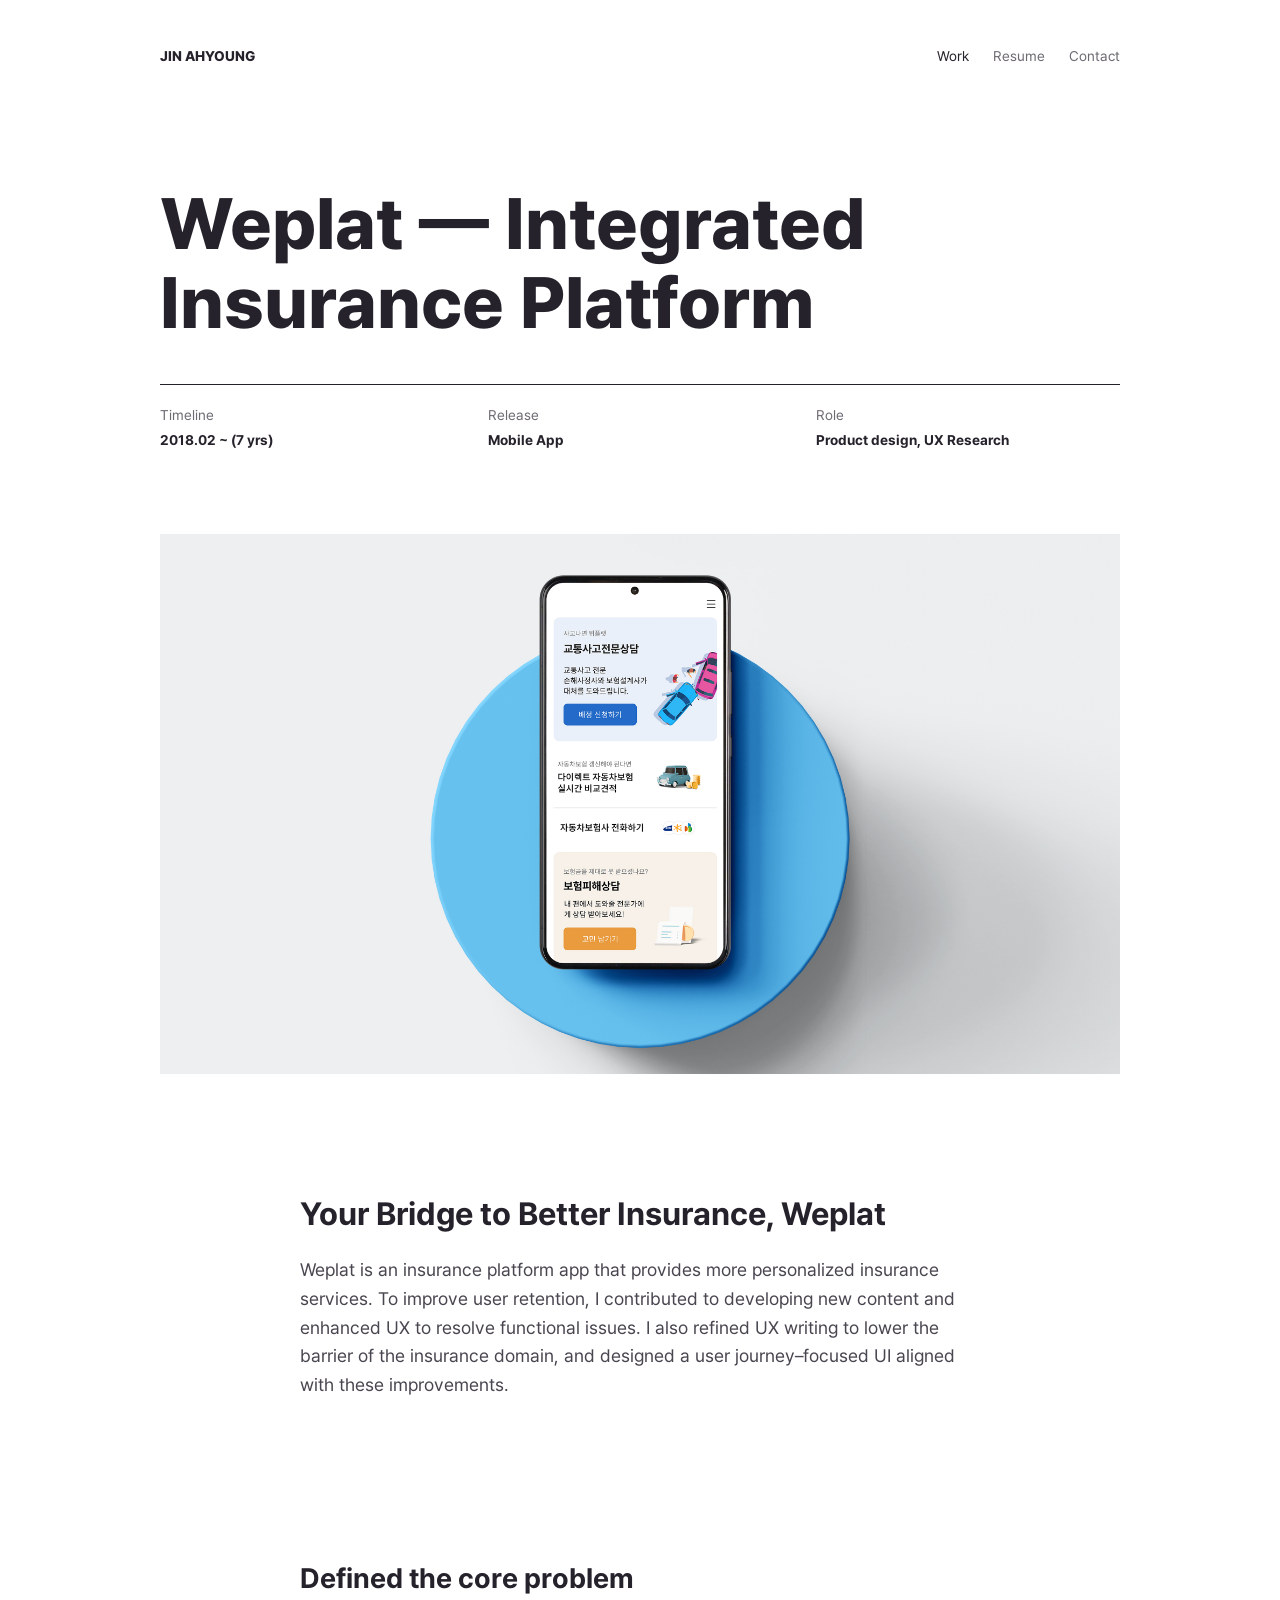
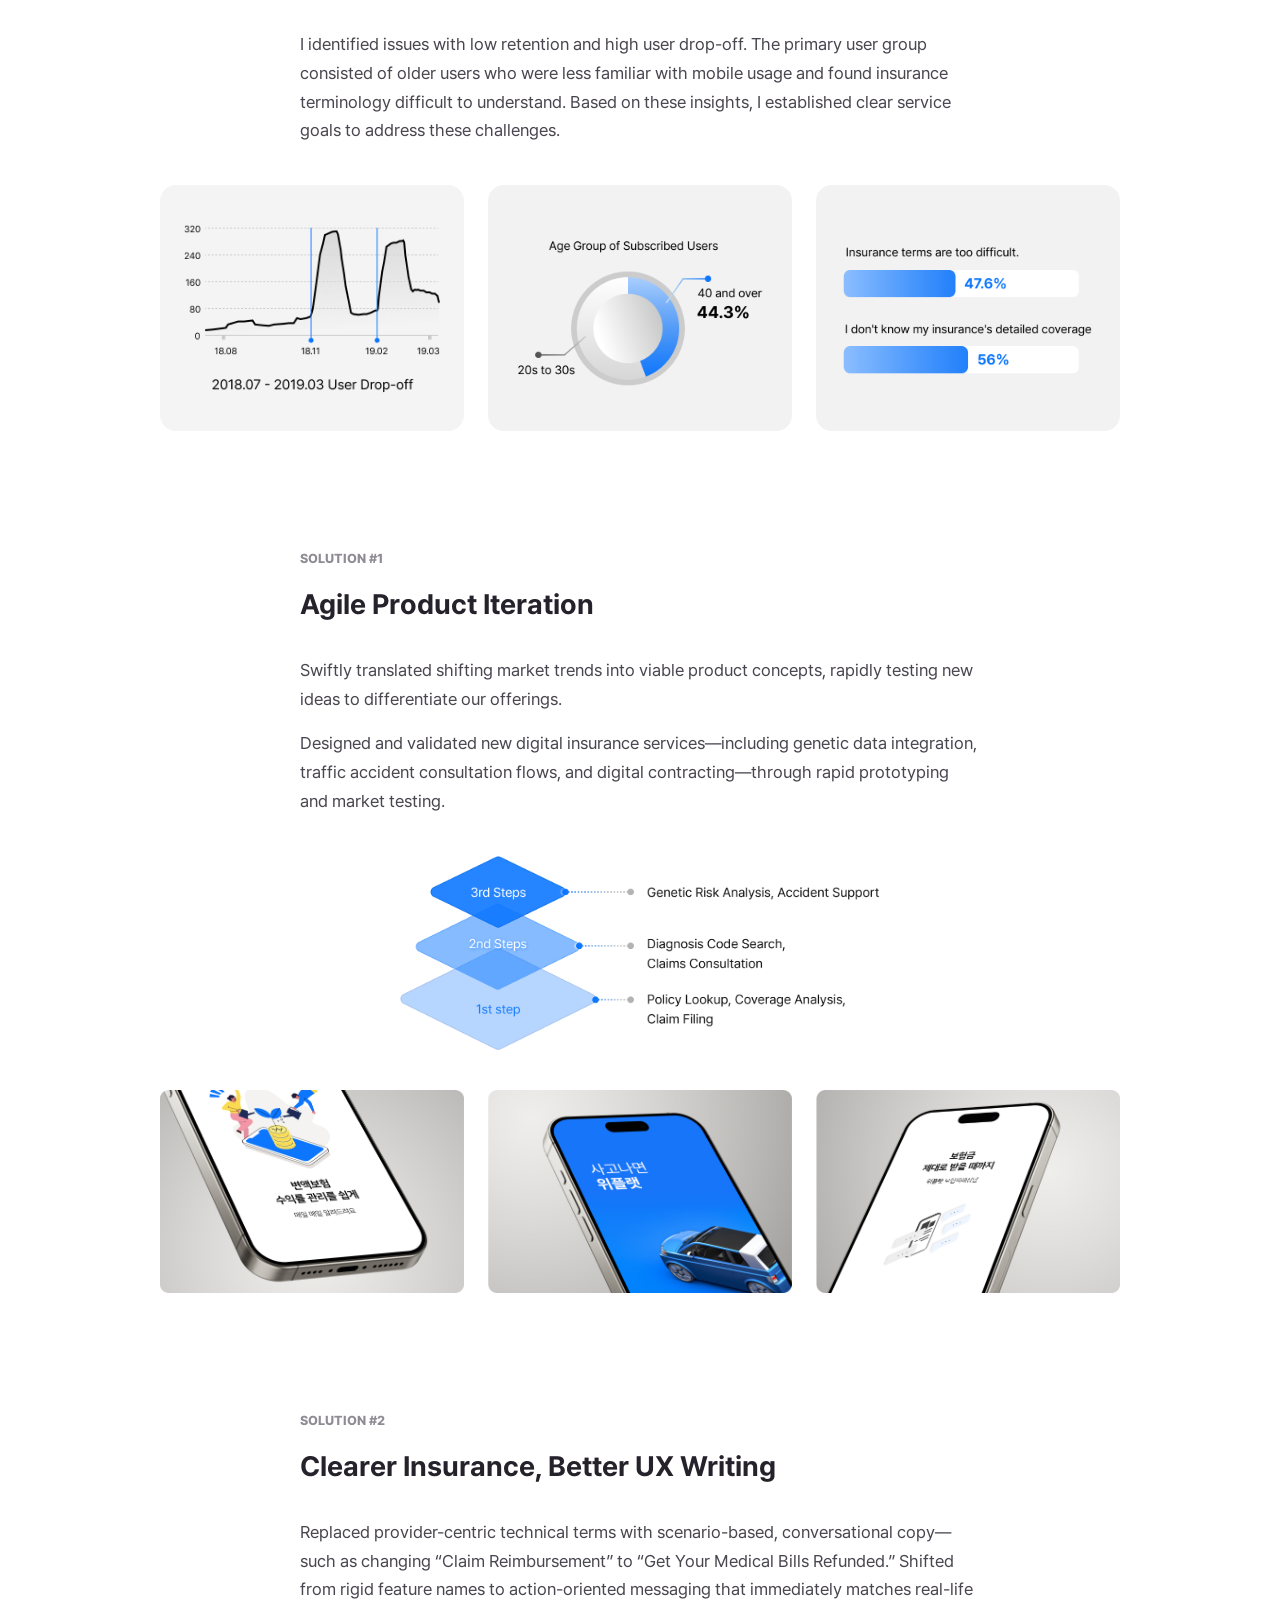
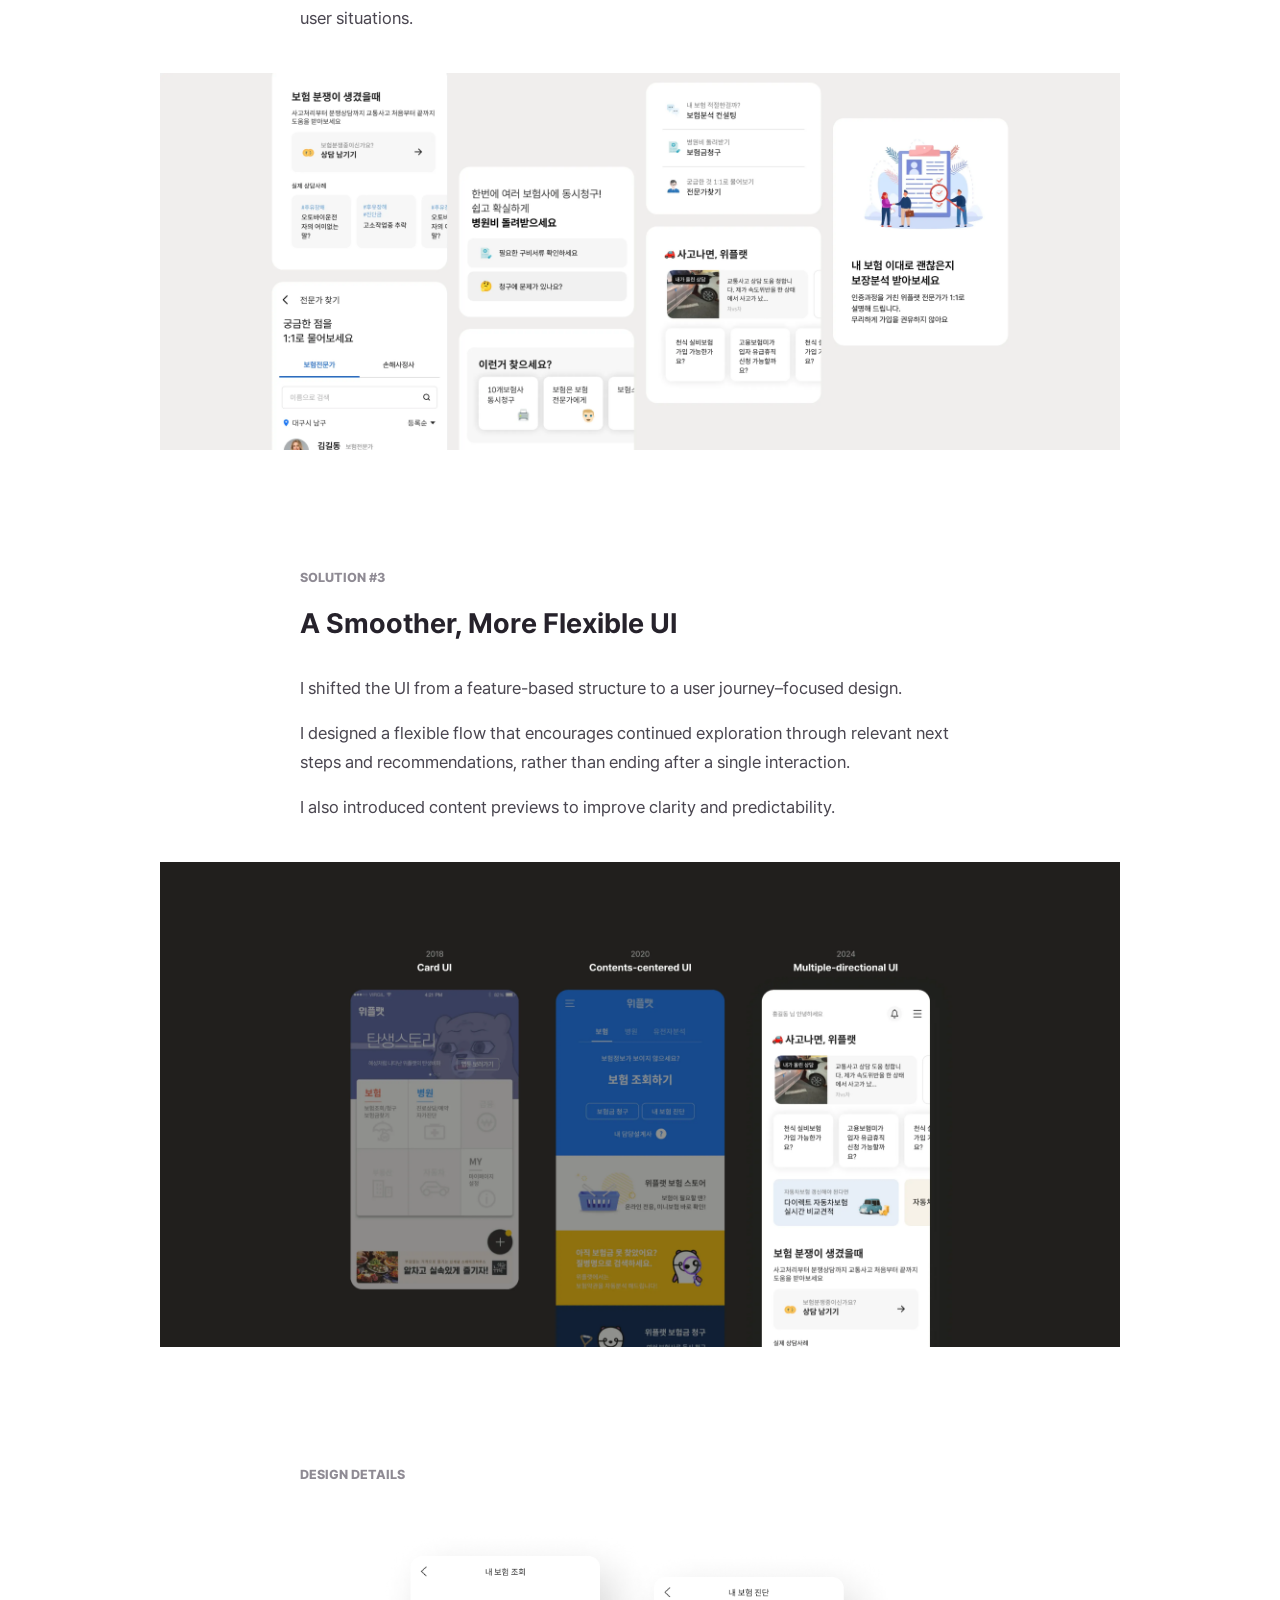
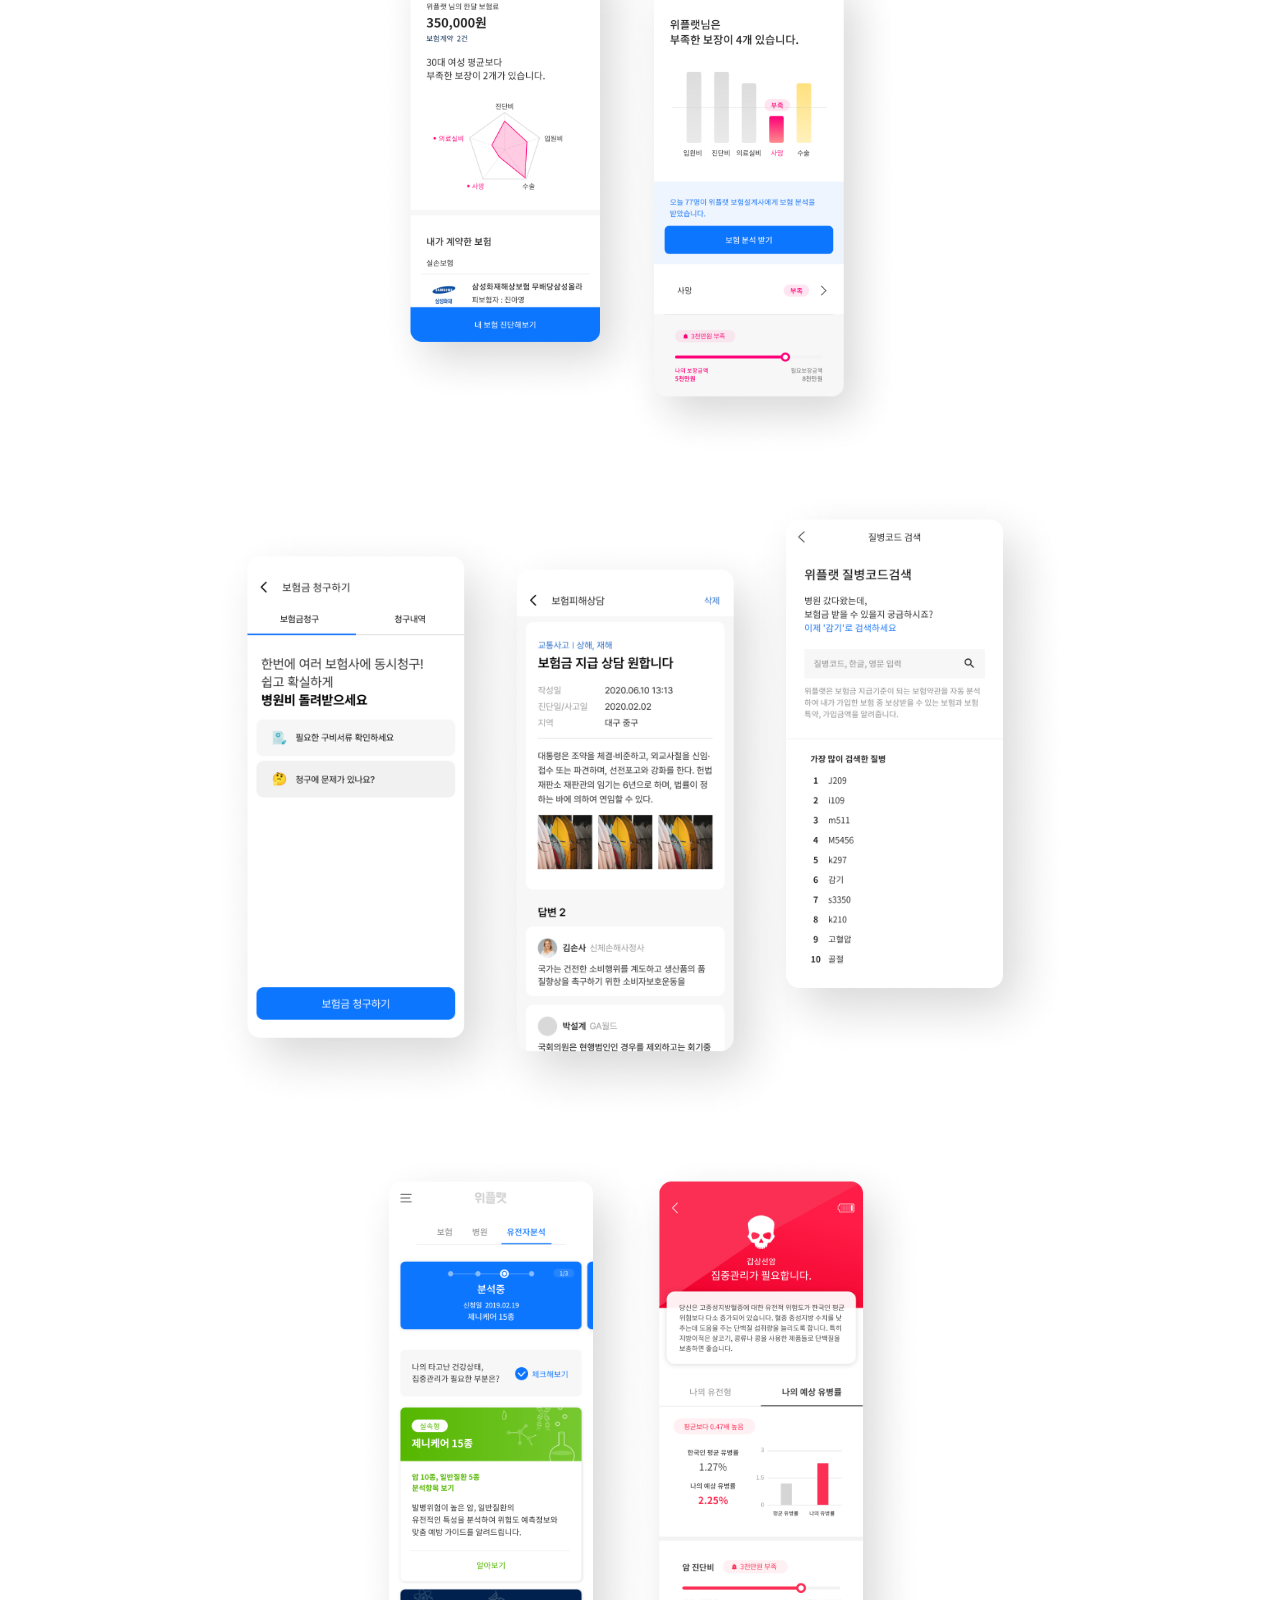
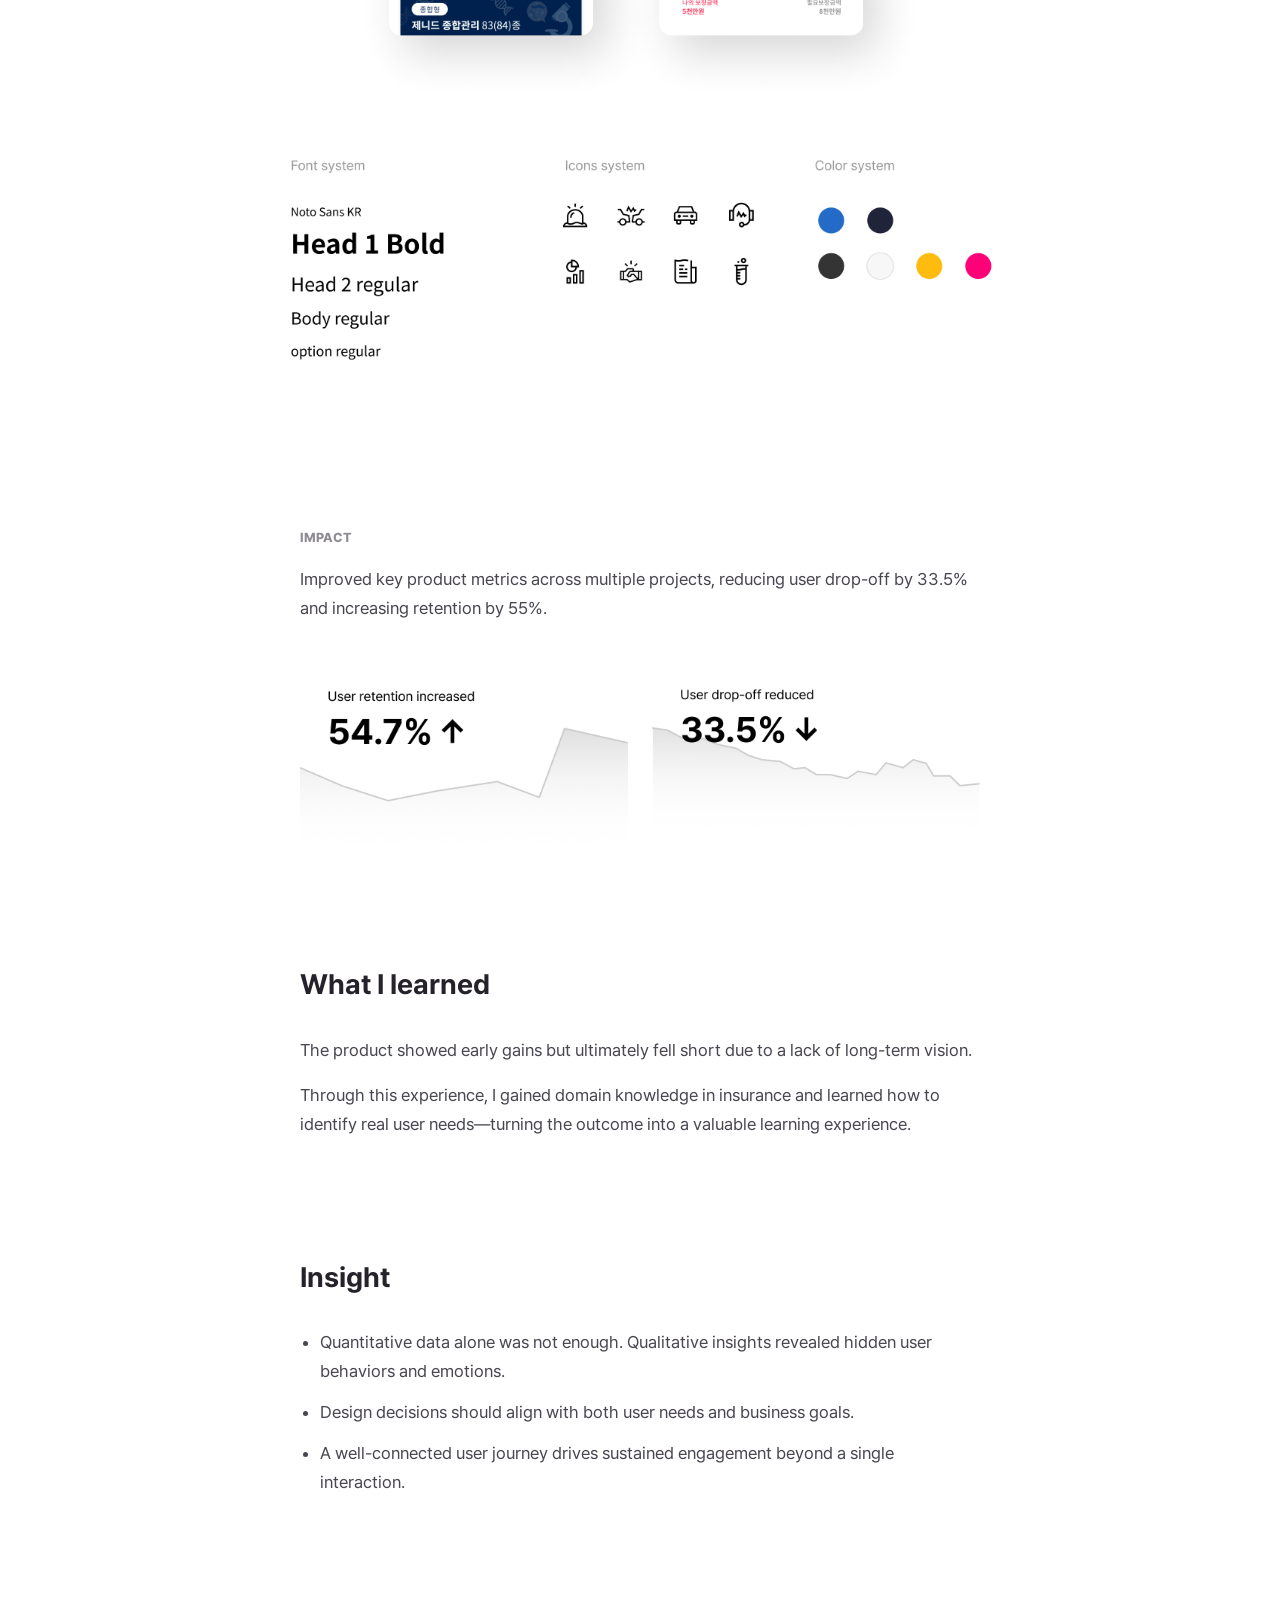
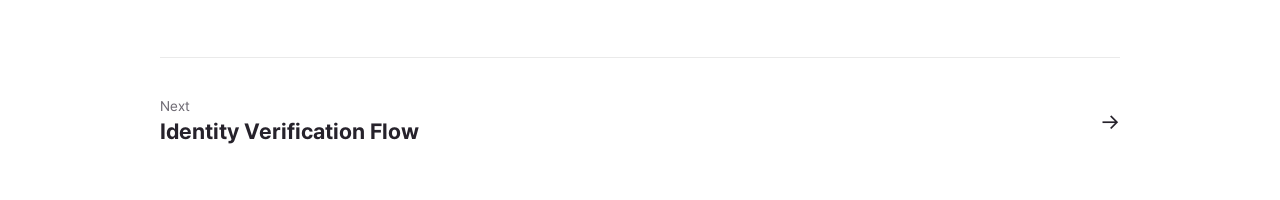
<file: weplat.html>
﻿<!DOCTYPE html>
<html lang="en">
<head>
<meta charset="utf-8">
<meta name="viewport" content="width=device-width, initial-scale=1">
<title>Weplat — Jin Ahyoung</title>
<link rel="stylesheet" href="./style.css">
</head>
<body>
<div class="wrap">
<header class="site-header">
<a href="./index.html" style="font-weight:800">JIN AHYOUNG</a>
<nav style="display:flex;gap:24px;align-items:center">
<a href="./index.html" class="on">Work</a>
<a href="./resume.html" class="">Resume</a>
<a href="./contact.html" class="">Contact</a>
</nav>
</header>
<main>
<div style="padding:72px 0 42px">
<h1 style="margin:0;font-size:var(--fs-display);line-height:1.1;font-weight:800;color:#26222B">Weplat — Integrated Insurance Platform</h1>
</div>
<div class="grid-3" style="gap:24px;padding:20px 0 83px;border-top:1px solid #26222B;font-size:var(--fs-small);line-height:1.5">
<div style="display:flex;flex-direction:column;gap:4px"><div style="color:#6E6A73">Timeline</div><div style="font-weight:600">2018.02 ~ (7 yrs)</div></div><div style="display:flex;flex-direction:column;gap:4px"><div style="color:#6E6A73">Release</div><div style="font-weight:600">Mobile App</div></div><div style="display:flex;flex-direction:column;gap:4px"><div style="color:#6E6A73">Role</div><div style="font-weight:600">Product design, UX Research</div></div>
</div>
<div style="padding-bottom:160px">
<div style="width:100%;aspect-ratio:16/9;overflow:hidden;margin-bottom:120px">
  <img src="./images/weplat-hero.jpg" alt="Weplat app home screen" style="display:block;width:100%;height:100%;object-fit:cover;object-position:center">
</div>
<div class="prose" style="font-size:var(--fs-title1);line-height:1.3;color:#26222B;margin-bottom:20px;font-weight:600">Your Bridge to Better Insurance, Weplat</div>
<p class="prose" style="margin-top:0;margin-bottom:40px;font-size:var(--fs-subtitle);line-height:1.6;color:#4A4650;text-wrap:pretty">Weplat is an insurance platform app that provides more personalized insurance services. To improve user retention, I contributed to developing new content and enhanced UX to resolve functional issues. I also refined UX writing to lower the barrier of the insurance domain, and designed a user journey–focused UI aligned with these improvements.</p>
<div class="cs-section" style="padding-top:120px">
<div class="cs-block">
<div class="cs-text"><h3 class="cs-title">Defined the core problem</h3><p>I identified issues with low retention and high user drop-off. The primary user group consisted of older users who were less familiar with mobile usage and found insurance terminology difficult to understand. Based on these insights, I established clear service goals to address these challenges.</p></div>
<div class="grid-3" style="gap:24px">
<div style="background:#F4F4F5;border-radius:16px;padding:24px;display:flex;align-items:center;justify-content:center"><img src="./images/weplat-dropoff-chart.png" alt="User drop-off from 2018.07 to 2019.03" style="display:block;width:100%;height:auto"></div>
<img src="./images/weplat-age-group.png" alt="Age group of subscribed users: 40 and over 44.3%">
<img src="./images/weplat-survey.png" alt="Survey: insurance terms too difficult 47.6%, unknown coverage 56%">
</div>
</div>
</div>
<div class="cs-section" style="margin-top:120px">
<div class="cs-block">
<div class="cs-text"><div class="cs-label">SOLUTION #1</div><h3 class="cs-title">Agile Product Iteration</h3><p>Swiftly translated shifting market trends into viable product concepts, rapidly testing new ideas to differentiate our offerings.</p><p>Designed and validated new digital insurance services—including genetic data integration, traffic accident consultation flows, and digital contracting—through rapid prototyping and market testing.</p></div>
<img src="./images/weplat-steps.png" alt="Service expansion in three steps" style="max-width:480px;margin:0 auto">
<div class="grid-3" style="gap:24px;align-items:center"><img src="./images/weplat-mockup-variable.png" alt="Variable insurance onboarding screen"><img src="./images/weplat-mockup-accident.png" alt="Accident support onboarding screen"><img src="./images/weplat-mockup-consult.png" alt="Insurance dispute consultation onboarding screen"></div>
</div>
</div>
<div class="cs-section" style="margin-top:120px">
<div class="cs-block">
<div class="cs-text"><div class="cs-label">SOLUTION #2</div><h3 class="cs-title">Clearer Insurance, Better UX Writing</h3><p>Replaced provider-centric technical terms with scenario-based, conversational copy—such as changing “Claim Reimbursement” to “Get Your Medical Bills Refunded.” Shifted from rigid feature names to action-oriented messaging that immediately matches real-life user situations.</p></div>
<img src="./images/weplat-ux-writing.png" alt="Conversational copy across Weplat screens">
</div>
</div>
<div class="cs-section" style="margin-top:120px">
<div class="cs-block">
<div class="cs-text"><div class="cs-label">SOLUTION #3</div><h3 class="cs-title">A Smoother, More Flexible UI</h3><p>I shifted the UI from a feature-based structure to a user journey–focused design.</p><p>I designed a flexible flow that encourages continued exploration through relevant next steps and recommendations, rather than ending after a single interaction.</p><p>I also introduced content previews to improve clarity and predictability.</p></div>
<img src="./images/weplat-ui-evolution.png" alt="UI evolution from 2018 card UI to 2024 multiple-directional UI">
</div>
</div>
<div class="cs-section" style="margin-top:120px">
<div class="cs-block">
<div class="cs-text"><div class="cs-label">DESIGN DETAILS</div></div>
<div class="cs-images">
<img src="./images/weplat-detail-coverage.png" alt="Policy lookup and coverage analysis screens" style="max-width:528px;margin:0 auto">
<img src="./images/weplat-detail-claims.png" alt="Claim filing, claims consultation and diagnosis code search screens" style="max-width:864px;margin:0 auto">
<img src="./images/weplat-detail-genetic.png" alt="Genetic risk analysis screens" style="max-width:576px;margin:0 auto">
<img src="./images/weplat-design-system.png" alt="Font, icon and color system" style="max-width:768px;margin:0 auto">
</div>
</div>
</div>
<div class="cs-section" style="margin-top:120px">
<div class="cs-block">
<div class="cs-text"><div class="cs-label">IMPACT</div><p>Improved key product metrics across multiple projects, reducing user drop-off by 33.5% and increasing retention by 55%.</p></div>
<div class="grid-2" style="gap:24px;width:100%;max-width:680px;margin:0 auto"><img src="./images/weplat-retention.png" alt="User retention increased 54.7%"><img src="./images/weplat-dropoff.png" alt="User drop-off reduced 33.5%"></div>
</div>
<div class="cs-text"><h3 class="cs-title">What I learned</h3><p>The product showed early gains but ultimately fell short due to a lack of long-term vision.</p><p>Through this experience, I gained domain knowledge in insurance and learned how to identify real user needs—turning the outcome into a valuable learning experience.</p></div>
<div class="cs-text"><h3 class="cs-title">Insight</h3><ul>
<li>Quantitative data alone was not enough. Qualitative insights revealed hidden user behaviors and emotions.</li>
<li>Design decisions should align with both user needs and business goals.</li>
<li>A well-connected user journey drives sustained engagement beyond a single interaction.</li>
</ul></div>
</div>
</div>
<a href="./identity-verification.html" class="hov" style="margin-top:0;padding:40px 0 56px;border-top:1px solid #EAEAEA;display:flex;justify-content:space-between;align-items:center">
<div style="display:flex;flex-direction:column;gap:4px"><div style="font-size:var(--fs-small);color:#6E6A73">Next</div><div style="font-size:var(--fs-lead);font-weight:700">Identity Verification Flow</div></div>
<div style="font-size:var(--fs-lead)">→</div>
</a>
</main>
</div>
</body>
</html>
</file>
<file: style.css>
/* Jin Ahyoung portfolio — Centered detail, left-aligned work list */
@font-face{font-family:'Pretendard';src:url('./fonts/Pretendard-400.otf') format('opentype');font-weight:400}
@font-face{font-family:'Pretendard';src:url('./fonts/Pretendard-500.otf') format('opentype');font-weight:500}
@font-face{font-family:'Pretendard';src:url('./fonts/Pretendard-700.otf') format('opentype');font-weight:700}
@font-face{font-family:'Pretendard';src:url('./fonts/Pretendard-800.otf') format('opentype');font-weight:800}
:root{
  /* Type scale */
  --fs-display:72px;--fs-title1:32px;--fs-title2:28px;--fs-lead:22px;
  --fs-subtitle:18px;--fs-body:17px;--fs-small:14px;--fs-label:13px;
}
*{box-sizing:border-box}
body{margin:0;background:#FFFFFF;color:#26222B;font-family:'Pretendard',-apple-system,sans-serif;-webkit-font-smoothing:antialiased}
a{color:#26222B;text-decoration:none}
a:hover{color:#6E6A73}
img{max-width:100%}
.hov{transition:opacity .15s}
.hov:hover{opacity:.65;color:inherit}

.wrap{max-width:1040px;margin:0 auto;padding:0 40px}
.site-header{padding:48px 0;display:flex;justify-content:space-between;align-items:center;font-size:var(--fs-small)}
.site-header nav a{color:#6E6A73}
.site-header nav a.on{color:#26222B}

.grid-3{display:grid;grid-template-columns:repeat(3,minmax(0,1fr))}
.split{display:grid;grid-template-columns:minmax(0,1fr) minmax(0,2fr);gap:64px}
.prose{width:100%;max-width:680px;margin-left:auto;margin-right:auto}

/* Case study: text column 680 centered, images full width. Spacing: block→block 120, text→image 40, image→image 24, paragraph→paragraph 16, label→title 20, title→body 32 */
.cs-section{display:flex;flex-direction:column;gap:120px}
.cs-block{display:flex;flex-direction:column;gap:40px}
.cs-images{display:flex;flex-direction:column;gap:24px}
.cs-text{display:flex;flex-direction:column;gap:16px;width:100%;max-width:680px;margin:0 auto}
.cs-label{font-size:var(--fs-label);font-weight:800;color:#8F8B94;margin-bottom:4px}
.cs-title{margin:0;font-size:var(--fs-title2);line-height:1.35;font-weight:700;text-wrap:pretty}
.cs-subtitle{margin:0;font-size:var(--fs-subtitle);font-weight:700}
.cs-text p{margin:0;font-size:var(--fs-body);line-height:1.7;color:#4A4650;text-wrap:pretty}
.cs-text ul{margin:0;padding-left:20px;display:flex;flex-direction:column;gap:12px;font-size:var(--fs-body);line-height:1.7;color:#4A4650}
.cs-text .cs-title+p,.cs-text .cs-subtitle+p,.cs-text .cs-title+ul{margin-top:16px}
.cs-figure{margin:0;display:flex;flex-direction:column;gap:12px}
.cs-figure figcaption{font-size:var(--fs-label);color:#6E6A73;text-align:center}
.cs-section img{display:block;width:100%;height:auto}
.grid-2{display:grid;grid-template-columns:repeat(2,minmax(0,1fr))}

.work-grid{display:grid;grid-template-columns:repeat(3,minmax(0,1fr));grid-auto-flow:row dense;gap:48px 24px}
.card{display:flex;flex-direction:column;gap:14px}
.card-large{grid-column:span 2;grid-row:span 2}
.thumb{aspect-ratio:16/10;background:#F4F4F5;overflow:hidden}
.thumb img{display:block;width:100%;height:100%;object-fit:cover}

.resume-grid{display:grid;grid-template-columns:minmax(0,3fr) minmax(0,2fr);gap:64px}

.contact-wrap{position:relative}
.contact-wrap:hover .contact-drop{display:flex}
.contact-drop{display:none;position:absolute;right:0;top:calc(100% + 8px);background:#fff;border:1px solid #EAEAEA;border-radius:8px;padding:6px;flex-direction:column;gap:2px;white-space:nowrap;box-shadow:0 4px 16px rgba(0,0,0,0.08);z-index:10}
.contact-drop a{font-size:var(--fs-small);color:#26222B;padding:6px 12px;border-radius:6px}
.contact-drop a:hover{background:#F4F4F5;color:#26222B}

@media (max-width:760px){
  .wrap{padding:0 20px}
  .grid-3,.resume-grid,.split{grid-template-columns:minmax(0,1fr)}
  .split{gap:32px}
  .work-grid{grid-template-columns:minmax(0,1fr)}
  .card-large{grid-column:auto;grid-row:auto}
  :root{--fs-display:48px}
}
</file>
